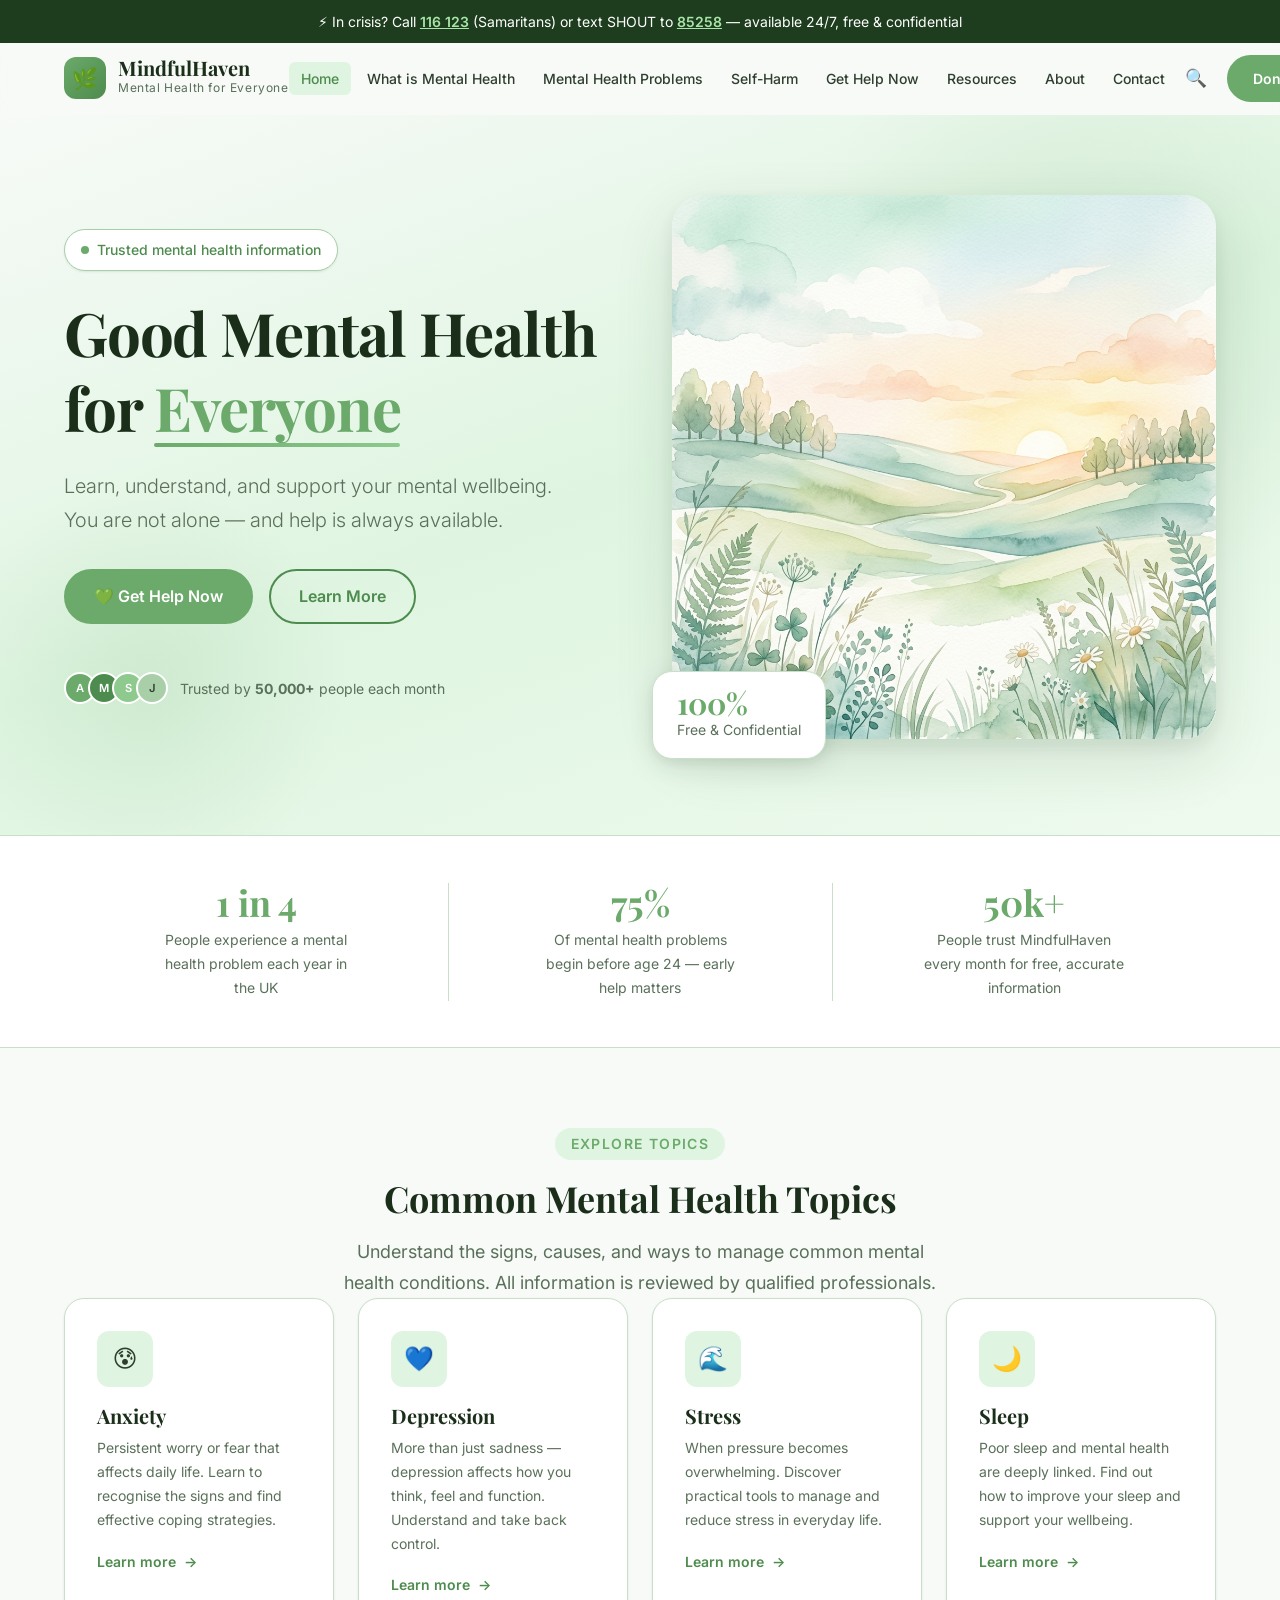
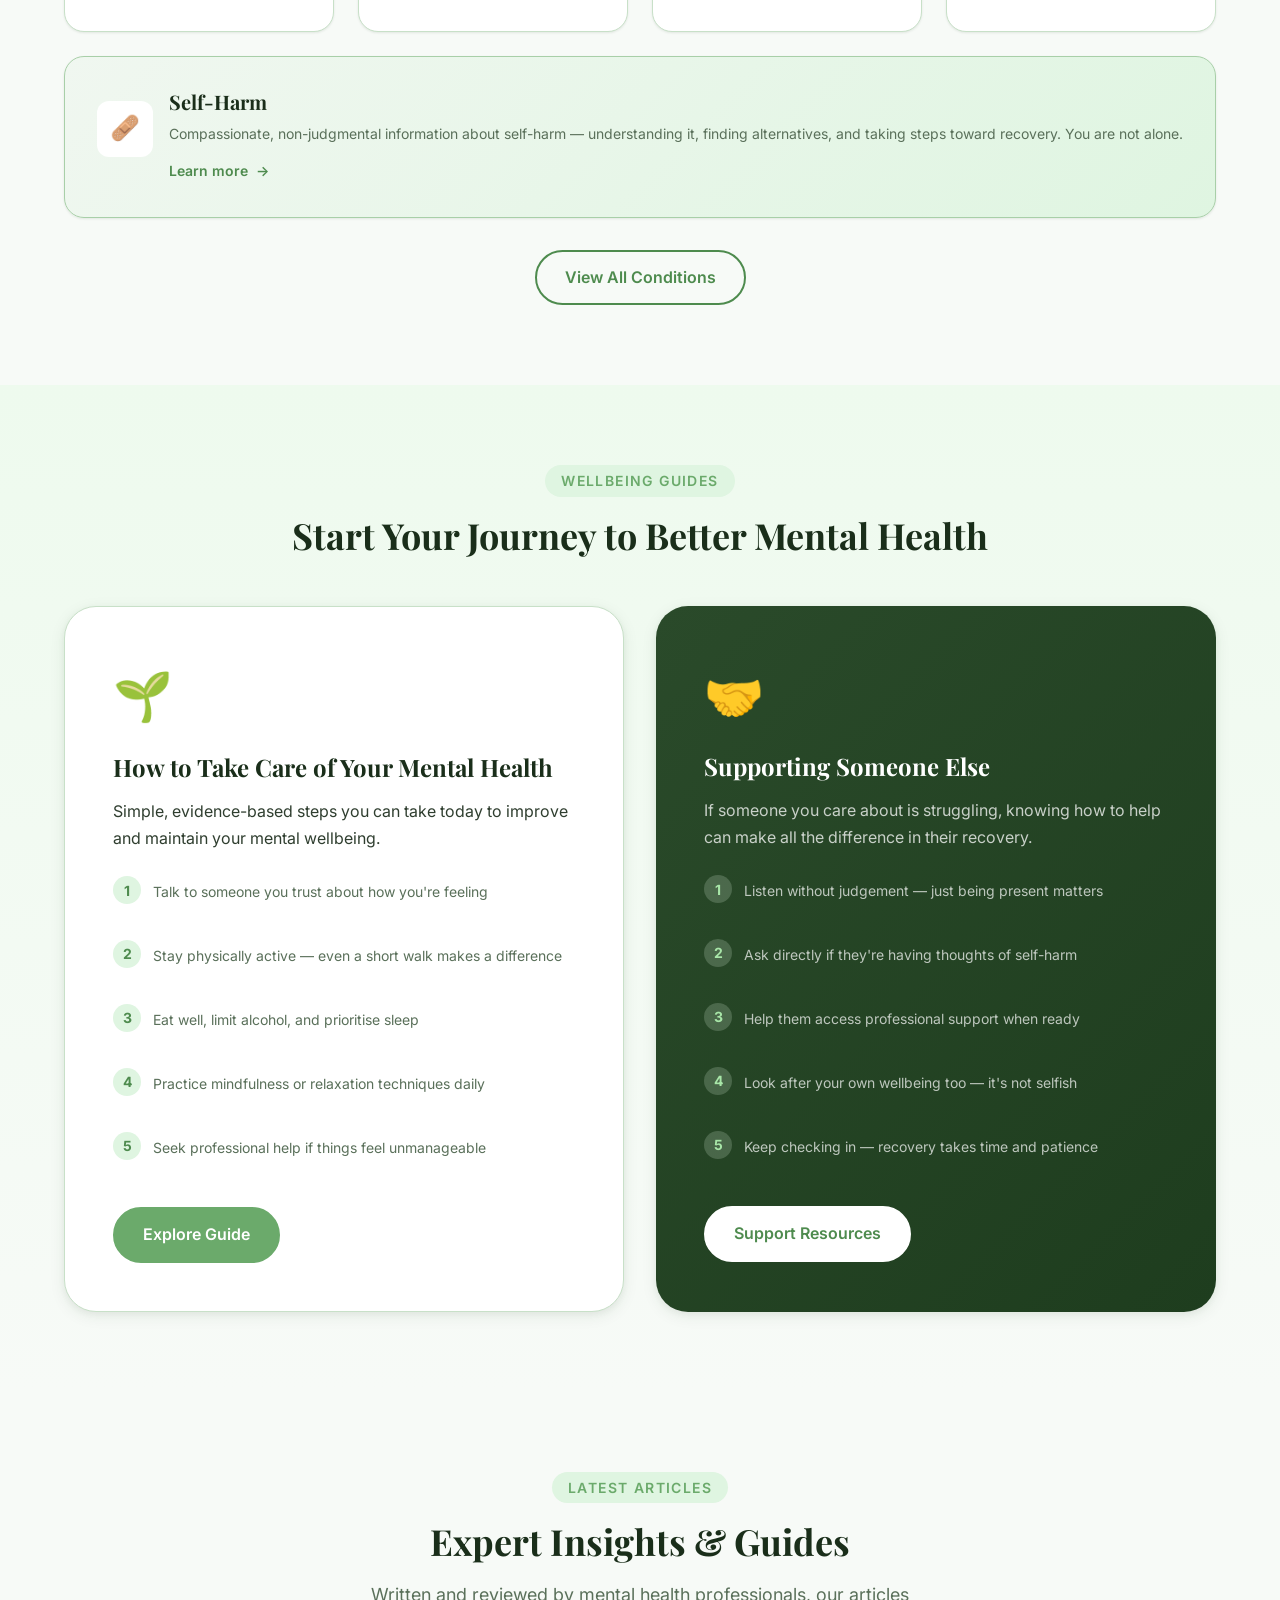
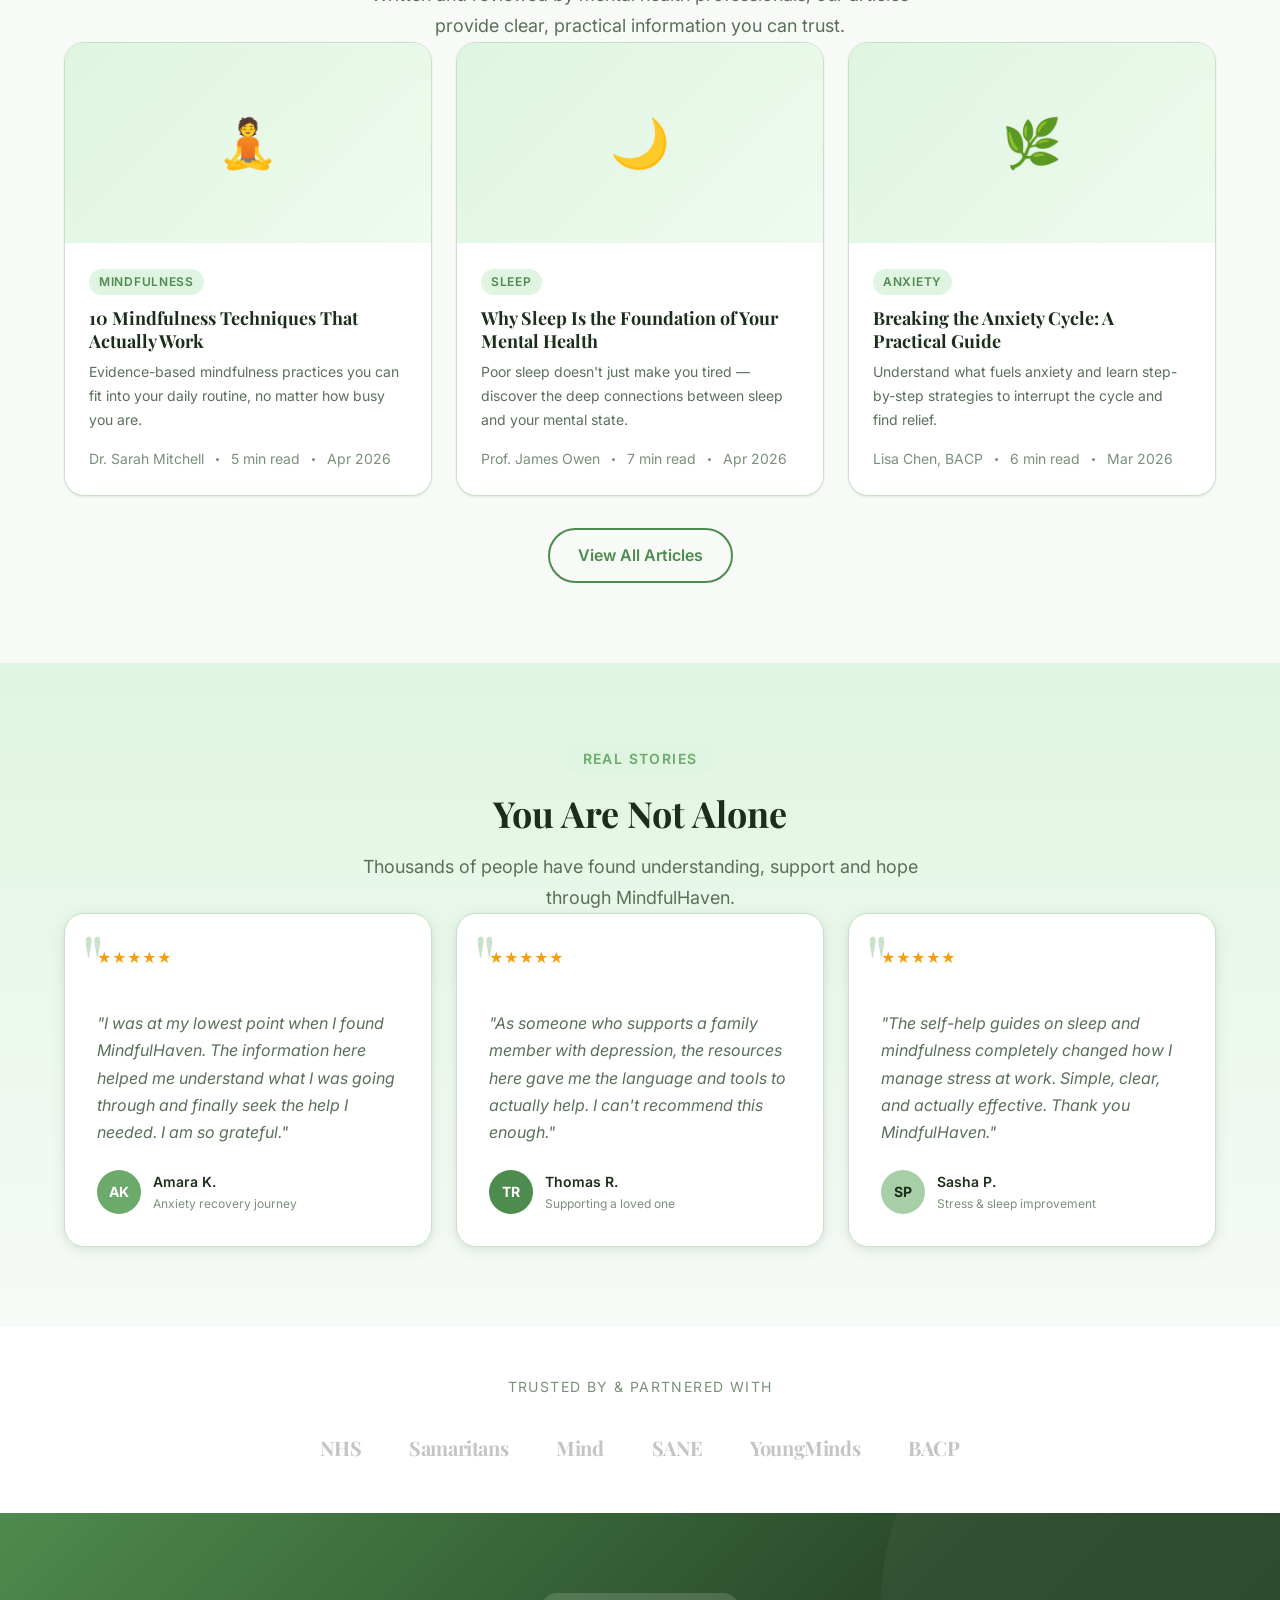
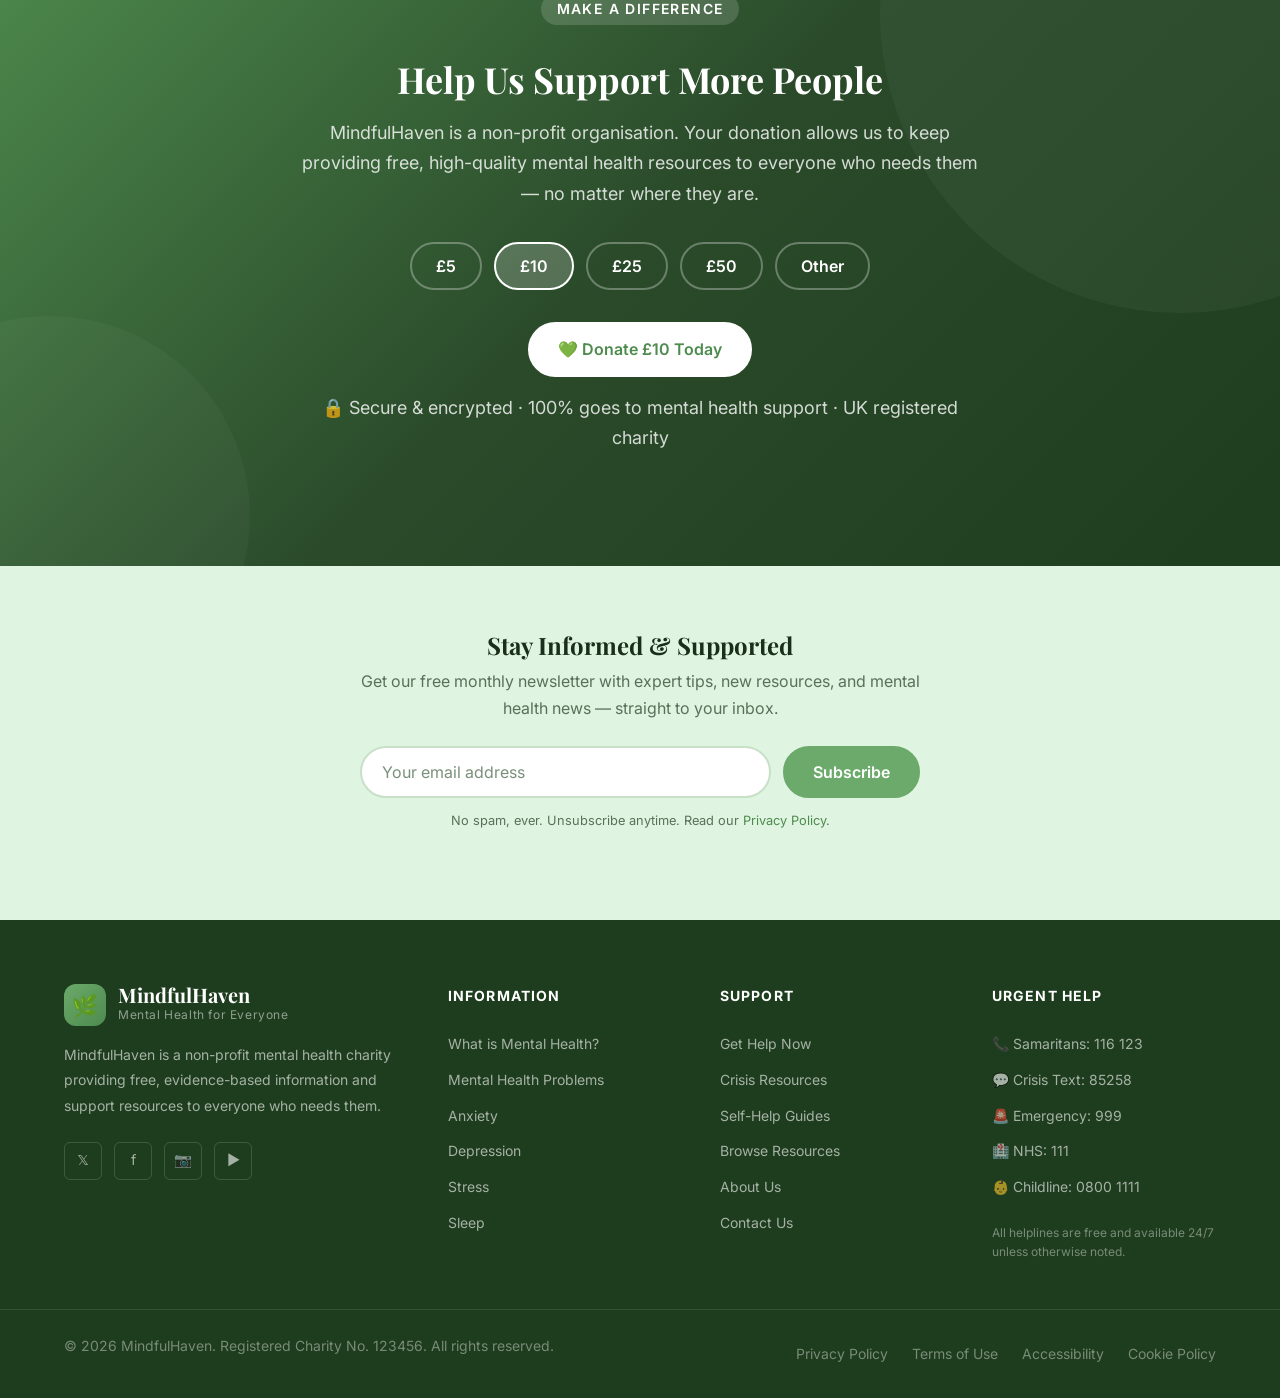
<file: index.html>
<!DOCTYPE html>
<html lang="en">
<head>
  <meta charset="UTF-8" />
  <meta name="viewport" content="width=device-width, initial-scale=1.0" />
  <meta name="description" content="MindfulHaven — Free mental health information, self-help resources, and support guidance for everyone. Learn about anxiety, depression, stress and more." />
  <meta name="keywords" content="mental health, anxiety, depression, stress, wellbeing, self-help, support" />
  <meta property="og:title" content="MindfulHaven — Good Mental Health for Everyone" />
  <meta property="og:description" content="Free mental health information, self-help resources and support guidance for everyone." />
  <meta property="og:type" content="website" />
  <meta name="theme-color" content="#6BAA6B" />
  <title>MindfulHaven — Good Mental Health for Everyone</title>
  <link rel="stylesheet" href="css/style.css" />
  <link rel="icon" href="data:image/svg+xml,<svg xmlns='http://www.w3.org/2000/svg' viewBox='0 0 100 100'><text y='.9em' font-size='90'>🌿</text></svg>" />
</head>
<body>

  <!-- Skip to content -->
  <a href="#main-content" class="skip-link">Skip to main content</a>

  <!-- Crisis Banner -->
  <div class="crisis-banner" role="alert" aria-live="polite">
    <p>⚡ In crisis? Call <a href="tel:116123">116 123</a> (Samaritans) or text SHOUT to <a href="sms:85258">85258</a> — available 24/7, free &amp; confidential</p>
  </div>

  <!-- Navigation -->
  <header>
    <nav class="navbar" id="navbar" aria-label="Main navigation">
      <div class="container">
        <a href="index.html" class="nav-logo" aria-label="MindfulHaven Home">
          <div class="nav-logo-icon" aria-hidden="true">🌿</div>
          <div>
            <div class="nav-logo-text">MindfulHaven</div>
            <div class="nav-logo-sub">Mental Health for Everyone</div>
          </div>
        </a>

        <ul class="nav-links" role="list">
          <li><a href="index.html" class="active" aria-current="page">Home</a></li>
          <li><a href="pages/what-is-mental-health.html">What is Mental Health</a></li>
          <li><a href="pages/mental-health-problems.html">Mental Health Problems</a></li>
          <li><a href="pages/self-harm.html">Self-Harm</a></li>
          <li><a href="pages/get-help.html">Get Help Now</a></li>
          <li><a href="pages/resources.html">Resources</a></li>
          <li><a href="pages/about.html">About</a></li>
          <li><a href="pages/contact.html">Contact</a></li>
        </ul>

        <div class="nav-actions">
          <button class="nav-search-btn" id="searchBtn" aria-label="Open search" title="Search">
            🔍
          </button>
          <a href="#donate" class="btn btn-donate btn-sm">Donate</a>
          <button class="hamburger" id="hamburger" aria-label="Toggle menu" aria-expanded="false" aria-controls="mobileMenu">
            <span></span><span></span><span></span>
          </button>
        </div>
      </div>
    </nav>

    <!-- Mobile Menu -->
    <div class="mobile-menu" id="mobileMenu" role="navigation" aria-label="Mobile navigation">
      <a href="index.html">🏠 Home</a>
      <a href="pages/what-is-mental-health.html">🧠 What is Mental Health</a>
      <a href="pages/mental-health-problems.html">💙 Mental Health Problems</a>
      <a href="pages/self-harm.html">🩹 Self-Harm</a>
      <a href="pages/get-help.html">🆘 Get Help Now</a>
      <a href="pages/resources.html">📚 Resources</a>
      <a href="pages/about.html">ℹ️ About Us</a>
      <a href="pages/contact.html">✉️ Contact</a>
      <a href="#donate" class="btn btn-primary" style="text-align:center; margin-top: 0.5rem;">💚 Donate</a>
    </div>
  </header>

  <!-- Search Overlay -->
  <div class="search-overlay" id="searchOverlay" role="dialog" aria-modal="true" aria-label="Search">
    <div class="search-box">
      <button class="search-close" id="searchClose" aria-label="Close search">✕</button>
      <h3>Search MindfulHaven</h3>
      <div class="search-input-wrap">
        <span class="search-icon" aria-hidden="true">🔍</span>
        <input type="search" id="searchInput" placeholder="Try 'anxiety', 'sleep', or 'depression'..." aria-label="Search mental health topics" autofocus />
      </div>
      <div id="searchResults" style="margin-top:1rem;"></div>
    </div>
  </div>

  <!-- MAIN CONTENT -->
  <main id="main-content">

    <!-- HERO →→→→→→→→→→→→→→→→→→→→→→→→→→→→→→→→→→ -->
    <section class="hero" aria-labelledby="hero-heading">
      <div class="container">
        <div class="hero-content fade-in">
          <div class="hero-badge">
            <div class="hero-badge-dot" aria-hidden="true"></div>
            Trusted mental health information
          </div>
          <h1 id="hero-heading">
            Good Mental Health<br>
            for <span class="highlight">Everyone</span>
          </h1>
          <p class="hero-desc">
            Learn, understand, and support your mental wellbeing.<br>
            You are not alone — and help is always available.
          </p>
          <div class="hero-actions">
            <a href="pages/get-help.html" class="btn btn-primary" id="hero-get-help">
              💚 Get Help Now
            </a>
            <a href="pages/what-is-mental-health.html" class="btn btn-outline" id="hero-learn-more">
              Learn More
            </a>
          </div>
          <div class="hero-trust" aria-label="Used by thousands of people">
            <div class="hero-trust-avatars" aria-hidden="true">
              <div class="hero-trust-avatar" style="background:#6BAA6B;">A</div>
              <div class="hero-trust-avatar" style="background:#4E8B4E;">M</div>
              <div class="hero-trust-avatar" style="background:#8EC98E;">S</div>
              <div class="hero-trust-avatar" style="background:#A8CFA8; color: #2F3E2F;">J</div>
            </div>
            <span style="font-size:0.875rem; color: var(--color-text-muted);">
              Trusted by <strong>50,000+</strong> people each month
            </span>
          </div>
        </div>

        <div class="hero-image fade-in fade-in-delay-2" aria-hidden="true">
          <img src="assets/hero-illustration.png" alt="Peaceful nature illustration representing calm and wellbeing" loading="eager" />
          <div class="hero-image-badge" aria-label="Free and anonymous resources">
            <div class="hero-image-badge-num">100%</div>
            <div class="hero-image-badge-label">Free &amp; Confidential</div>
          </div>
        </div>
      </div>
    </section>

    <!-- STATS BAR →→→→→→→→→→→→→→→→→→→→→→→→→→→→→ -->
    <section class="stats-bar" aria-label="Mental health statistics">
      <div class="container">
        <div class="stat-item fade-in">
          <div class="stat-number" data-target="1in4" aria-label="One in four">1 in 4</div>
          <p class="stat-label">People experience a mental health problem each year in the UK</p>
        </div>
        <div class="stat-item fade-in fade-in-delay-1">
          <div class="stat-number" data-counter-target="75" aria-label="75 percent">75%</div>
          <p class="stat-label">Of mental health problems begin before age 24 — early help matters</p>
        </div>
        <div class="stat-item fade-in fade-in-delay-2">
          <div class="stat-number" aria-label="50,000 plus">50k+</div>
          <p class="stat-label">People trust MindfulHaven every month for free, accurate information</p>
        </div>
      </div>
    </section>

    <!-- TOPICS →→→→→→→→→→→→→→→→→→→→→→→→→→→→→→→ -->
    <section class="section topics-section" aria-labelledby="topics-heading">
      <div class="container">
        <div class="text-center">
          <span class="section-label">Explore Topics</span>
          <h2 class="section-title" id="topics-heading">Common Mental Health Topics</h2>
          <p class="section-desc">
            Understand the signs, causes, and ways to manage common mental health conditions. All information is reviewed by qualified professionals.
          </p>
        </div>
        <div class="grid-4" role="list">
          <article class="topic-card fade-in" role="listitem">
            <div class="topic-icon" aria-hidden="true">😰</div>
            <h3>Anxiety</h3>
            <p>Persistent worry or fear that affects daily life. Learn to recognise the signs and find effective coping strategies.</p>
            <a href="pages/mental-health-problems.html#anxiety" class="topic-link">
              Learn more <span aria-hidden="true">→</span>
            </a>
          </article>
          <article class="topic-card fade-in fade-in-delay-1" role="listitem">
            <div class="topic-icon" aria-hidden="true">💙</div>
            <h3>Depression</h3>
            <p>More than just sadness — depression affects how you think, feel and function. Understand and take back control.</p>
            <a href="pages/mental-health-problems.html#depression" class="topic-link">
              Learn more <span aria-hidden="true">→</span>
            </a>
          </article>
          <article class="topic-card fade-in fade-in-delay-2" role="listitem">
            <div class="topic-icon" aria-hidden="true">🌊</div>
            <h3>Stress</h3>
            <p>When pressure becomes overwhelming. Discover practical tools to manage and reduce stress in everyday life.</p>
            <a href="pages/mental-health-problems.html#stress" class="topic-link">
              Learn more <span aria-hidden="true">→</span>
            </a>
          </article>
          <article class="topic-card fade-in fade-in-delay-3" role="listitem">
            <div class="topic-icon" aria-hidden="true">🌙</div>
            <h3>Sleep</h3>
            <p>Poor sleep and mental health are deeply linked. Find out how to improve your sleep and support your wellbeing.</p>
            <a href="pages/mental-health-problems.html#sleep" class="topic-link">
              Learn more <span aria-hidden="true">→</span>
            </a>
          </article>
        </div>
        <!-- Self-Harm featured card -->
        <div style="margin-top:var(--space-6);">
          <article class="topic-card fade-in" role="listitem" style="background:linear-gradient(135deg,#f0f7f0,var(--color-accent));border-color:var(--color-secondary);">
            <div style="display:flex;align-items:center;gap:var(--space-4);">
              <div class="topic-icon" aria-hidden="true" style="background:var(--color-surface);">🩹</div>
              <div style="flex:1;">
                <h3 style="margin-bottom:var(--space-2);">Self-Harm</h3>
                <p style="margin-bottom:var(--space-3);">Compassionate, non-judgmental information about self-harm — understanding it, finding alternatives, and taking steps toward recovery. You are not alone.</p>
                <a href="pages/self-harm.html" class="topic-link">Learn more <span aria-hidden="true">→</span></a>
              </div>
            </div>
          </article>
        </div>
        <div class="grid-4" style="display:none;"><!-- spacer close --></div
        </div>
        <div class="text-center mt-8">
          <a href="pages/mental-health-problems.html" class="btn btn-outline">
            View All Conditions
          </a>
        </div>
      </div>
    </section>

    <!-- WELLBEING / SUPPORT →→→→→→→→→→→→→→→→→→→→ -->
    <section class="section wellbeing-section" aria-labelledby="wellbeing-heading">
      <div class="container">
        <div class="text-center" style="margin-bottom: var(--space-12);">
          <span class="section-label">Wellbeing Guides</span>
          <h2 class="section-title" id="wellbeing-heading">Start Your Journey to Better Mental Health</h2>
        </div>
        <div class="wellbeing-grid">
          <div class="wellbeing-card fade-in">
            <div class="wellbeing-card-icon" aria-hidden="true">🌱</div>
            <h3>How to Take Care of Your Mental Health</h3>
            <p>Simple, evidence-based steps you can take today to improve and maintain your mental wellbeing.</p>
            <div class="tip-list" aria-label="Wellbeing tips">
              <div class="tip-item">
                <div class="tip-num" aria-hidden="true">1</div>
                <p class="tip-text">Talk to someone you trust about how you're feeling</p>
              </div>
              <div class="tip-item">
                <div class="tip-num" aria-hidden="true">2</div>
                <p class="tip-text">Stay physically active — even a short walk makes a difference</p>
              </div>
              <div class="tip-item">
                <div class="tip-num" aria-hidden="true">3</div>
                <p class="tip-text">Eat well, limit alcohol, and prioritise sleep</p>
              </div>
              <div class="tip-item">
                <div class="tip-num" aria-hidden="true">4</div>
                <p class="tip-text">Practice mindfulness or relaxation techniques daily</p>
              </div>
              <div class="tip-item">
                <div class="tip-num" aria-hidden="true">5</div>
                <p class="tip-text">Seek professional help if things feel unmanageable</p>
              </div>
            </div>
            <a href="pages/what-is-mental-health.html" class="btn btn-primary">Explore Guide</a>
          </div>

          <div class="wellbeing-card dark fade-in fade-in-delay-2">
            <div class="wellbeing-card-icon" aria-hidden="true">🤝</div>
            <h3>Supporting Someone Else</h3>
            <p>If someone you care about is struggling, knowing how to help can make all the difference in their recovery.</p>
            <div class="tip-list" aria-label="Support tips">
              <div class="tip-item">
                <div class="tip-num" aria-hidden="true">1</div>
                <p class="tip-text">Listen without judgement — just being present matters</p>
              </div>
              <div class="tip-item">
                <div class="tip-num" aria-hidden="true">2</div>
                <p class="tip-text">Ask directly if they're having thoughts of self-harm</p>
              </div>
              <div class="tip-item">
                <div class="tip-num" aria-hidden="true">3</div>
                <p class="tip-text">Help them access professional support when ready</p>
              </div>
              <div class="tip-item">
                <div class="tip-num" aria-hidden="true">4</div>
                <p class="tip-text">Look after your own wellbeing too — it's not selfish</p>
              </div>
              <div class="tip-item">
                <div class="tip-num" aria-hidden="true">5</div>
                <p class="tip-text">Keep checking in — recovery takes time and patience</p>
              </div>
            </div>
            <a href="pages/resources.html" class="btn btn-white">Support Resources</a>
          </div>
        </div>
      </div>
    </section>

    <!-- ARTICLES →→→→→→→→→→→→→→→→→→→→→→→→→→→→→→ -->
    <section class="section articles-section" aria-labelledby="articles-heading">
      <div class="container">
        <div class="text-center">
          <span class="section-label">Latest Articles</span>
          <h2 class="section-title" id="articles-heading">Expert Insights &amp; Guides</h2>
          <p class="section-desc">
            Written and reviewed by mental health professionals, our articles provide clear, practical information you can trust.
          </p>
        </div>
        <div class="grid-3">
          <article class="article-card fade-in">
            <div class="article-img" role="img" aria-label="Mindfulness article illustration">🧘</div>
            <div class="article-body">
              <span class="article-tag">Mindfulness</span>
              <h3>10 Mindfulness Techniques That Actually Work</h3>
              <p>Evidence-based mindfulness practices you can fit into your daily routine, no matter how busy you are.</p>
              <div class="article-meta">
                <span>Dr. Sarah Mitchell</span>
                <span class="article-meta-dot" aria-hidden="true"></span>
                <span>5 min read</span>
                <span class="article-meta-dot" aria-hidden="true"></span>
                <span>Apr 2026</span>
              </div>
            </div>
          </article>

          <article class="article-card fade-in fade-in-delay-1">
            <div class="article-img" role="img" aria-label="Sleep article illustration">🌙</div>
            <div class="article-body">
              <span class="article-tag">Sleep</span>
              <h3>Why Sleep Is the Foundation of Your Mental Health</h3>
              <p>Poor sleep doesn't just make you tired — discover the deep connections between sleep and your mental state.</p>
              <div class="article-meta">
                <span>Prof. James Owen</span>
                <span class="article-meta-dot" aria-hidden="true"></span>
                <span>7 min read</span>
                <span class="article-meta-dot" aria-hidden="true"></span>
                <span>Apr 2026</span>
              </div>
            </div>
          </article>

          <article class="article-card fade-in fade-in-delay-2">
            <div class="article-img" role="img" aria-label="Anxiety article illustration">🌿</div>
            <div class="article-body">
              <span class="article-tag">Anxiety</span>
              <h3>Breaking the Anxiety Cycle: A Practical Guide</h3>
              <p>Understand what fuels anxiety and learn step-by-step strategies to interrupt the cycle and find relief.</p>
              <div class="article-meta">
                <span>Lisa Chen, BACP</span>
                <span class="article-meta-dot" aria-hidden="true"></span>
                <span>6 min read</span>
                <span class="article-meta-dot" aria-hidden="true"></span>
                <span>Mar 2026</span>
              </div>
            </div>
          </article>
        </div>
        <div class="text-center mt-8">
          <a href="pages/resources.html" class="btn btn-outline">View All Articles</a>
        </div>
      </div>
    </section>

    <!-- TESTIMONIALS →→→→→→→→→→→→→→→→→→→→→→→→→→ -->
    <section class="section testimonials-section" aria-labelledby="testimonials-heading">
      <div class="container">
        <div class="text-center">
          <span class="section-label">Real Stories</span>
          <h2 class="section-title" id="testimonials-heading">You Are Not Alone</h2>
          <p class="section-desc">
            Thousands of people have found understanding, support and hope through MindfulHaven.
          </p>
        </div>
        <div class="grid-3">
          <blockquote class="testimonial-card fade-in">
            <div class="stars" aria-label="5 out of 5 stars">★★★★★</div>
            <p class="testimonial-text">
              "I was at my lowest point when I found MindfulHaven. The information here helped me understand what I was going through and finally seek the help I needed. I am so grateful."
            </p>
            <div class="testimonial-author">
              <div class="testimonial-avatar" style="background: #6BAA6B;" aria-hidden="true">AK</div>
              <div>
                <div class="testimonial-name">Amara K.</div>
                <div class="testimonial-role">Anxiety recovery journey</div>
              </div>
            </div>
          </blockquote>

          <blockquote class="testimonial-card fade-in fade-in-delay-1">
            <div class="stars" aria-label="5 out of 5 stars">★★★★★</div>
            <p class="testimonial-text">
              "As someone who supports a family member with depression, the resources here gave me the language and tools to actually help. I can't recommend this enough."
            </p>
            <div class="testimonial-author">
              <div class="testimonial-avatar" style="background: #4E8B4E;" aria-hidden="true">TR</div>
              <div>
                <div class="testimonial-name">Thomas R.</div>
                <div class="testimonial-role">Supporting a loved one</div>
              </div>
            </div>
          </blockquote>

          <blockquote class="testimonial-card fade-in fade-in-delay-2">
            <div class="stars" aria-label="5 out of 5 stars">★★★★★</div>
            <p class="testimonial-text">
              "The self-help guides on sleep and mindfulness completely changed how I manage stress at work. Simple, clear, and actually effective. Thank you MindfulHaven."
            </p>
            <div class="testimonial-author">
              <div class="testimonial-avatar" style="background: #A8CFA8; color: #1A2E1A;" aria-hidden="true">SP</div>
              <div>
                <div class="testimonial-name">Sasha P.</div>
                <div class="testimonial-role">Stress &amp; sleep improvement</div>
              </div>
            </div>
          </blockquote>
        </div>
      </div>
    </section>

    <!-- PARTNERS →→→→→→→→→→→→→→→→→→→→→→→→→→→→→→ -->
    <section class="partners-section" aria-label="Our partner organisations">
      <div class="container">
        <p class="partners-label">Trusted by &amp; partnered with</p>
        <div class="partners-row" role="list">
          <div class="partner-logo" role="listitem" aria-label="NHS">NHS</div>
          <div class="partner-logo" role="listitem" aria-label="Samaritans">Samaritans</div>
          <div class="partner-logo" role="listitem" aria-label="Mind">Mind</div>
          <div class="partner-logo" role="listitem" aria-label="SANE">SANE</div>
          <div class="partner-logo" role="listitem" aria-label="Young Minds">YoungMinds</div>
          <div class="partner-logo" role="listitem" aria-label="BACP">BACP</div>
        </div>
      </div>
    </section>

    <!-- DONATE →→→→→→→→→→→→→→→→→→→→→→→→→→→→→→→ -->
    <section class="section donate-section" id="donate" aria-labelledby="donate-heading">
      <div class="container">
        <div class="donate-inner fade-in">
          <span class="section-label" style="background:rgba(255,255,255,0.15); color:#fff;">Make a Difference</span>
          <h2 id="donate-heading" style="margin-top: var(--space-4);">
            Help Us Support More People
          </h2>
          <p>
            MindfulHaven is a non-profit organisation. Your donation allows us to keep providing free, high-quality mental health resources to everyone who needs them — no matter where they are.
          </p>
          <div class="donate-amounts" role="group" aria-label="Select donation amount">
            <button class="donate-amount-btn" data-amount="5" aria-pressed="false">£5</button>
            <button class="donate-amount-btn active" data-amount="10" aria-pressed="true">£10</button>
            <button class="donate-amount-btn" data-amount="25" aria-pressed="false">£25</button>
            <button class="donate-amount-btn" data-amount="50" aria-pressed="false">£50</button>
            <button class="donate-amount-btn" data-amount="custom" aria-pressed="false">Other</button>
          </div>
          <a href="#donate" class="btn btn-white" id="donate-cta" aria-label="Donate £10 to MindfulHaven">
            💚 Donate £10 Today
          </a>
          <p class="donate-note">
            🔒 Secure &amp; encrypted · 100% goes to mental health support · UK registered charity
          </p>
        </div>
      </div>
    </section>

    <!-- NEWSLETTER →→→→→→→→→→→→→→→→→→→→→→→→→→→→ -->
    <section class="newsletter-section" aria-labelledby="newsletter-heading">
      <div class="container">
        <div class="newsletter-inner">
          <h3 id="newsletter-heading">Stay Informed &amp; Supported</h3>
          <p>Get our free monthly newsletter with expert tips, new resources, and mental health news — straight to your inbox.</p>
          <form class="newsletter-form" id="newsletterForm" novalidate aria-label="Newsletter signup">
            <label for="newsletterEmail" class="sr-only">Email address</label>
            <input
              type="email"
              id="newsletterEmail"
              name="email"
              placeholder="Your email address"
              required
              aria-required="true"
            />
            <button type="submit" class="btn btn-primary">Subscribe</button>
          </form>
          <p style="font-size:0.8rem; color:var(--color-text-muted); margin-top:0.75rem;">
            No spam, ever. Unsubscribe anytime. Read our <a href="#">Privacy Policy</a>.
          </p>
        </div>
      </div>
    </section>

  </main>

  <!-- FOOTER →→→→→→→→→→→→→→→→→→→→→→→→→→→→→→→→ -->
  <footer class="site-footer" role="contentinfo">
    <div class="footer-top">
      <div class="container">
        <div class="footer-grid">

          <div class="footer-brand">
            <a href="index.html" class="nav-logo" aria-label="MindfulHaven Home">
              <div class="nav-logo-icon" aria-hidden="true">🌿</div>
              <div>
                <div class="nav-logo-text">MindfulHaven</div>
                <div class="nav-logo-sub">Mental Health for Everyone</div>
              </div>
            </a>
            <p class="footer-desc">
              MindfulHaven is a non-profit mental health charity providing free, evidence-based information and support resources to everyone who needs them.
            </p>
            <div class="footer-social" aria-label="Social media links">
              <a href="https://twitter.com/MindfulHaven" class="social-icon" aria-label="Twitter">𝕏</a>
              <a href="https://facebook.com/MindfulHaven" class="social-icon" aria-label="Facebook">f</a>
              <a href="https://instagram.com/MindfulHaven" class="social-icon" aria-label="Instagram">📷</a>
              <a href="https://youtube.com/MindfulHaven" class="social-icon" aria-label="YouTube">▶</a>
            </div>
          </div>

          <div class="footer-col">
            <div class="footer-col-title">Information</div>
            <ul class="footer-links" role="list">
              <li><a href="pages/what-is-mental-health.html">What is Mental Health?</a></li>
              <li><a href="pages/mental-health-problems.html">Mental Health Problems</a></li>
              <li><a href="pages/mental-health-problems.html#anxiety">Anxiety</a></li>
              <li><a href="pages/mental-health-problems.html#depression">Depression</a></li>
              <li><a href="pages/mental-health-problems.html#stress">Stress</a></li>
              <li><a href="pages/mental-health-problems.html#sleep">Sleep</a></li>
            </ul>
          </div>

          <div class="footer-col">
            <div class="footer-col-title">Support</div>
            <ul class="footer-links" role="list">
              <li><a href="pages/get-help.html">Get Help Now</a></li>
              <li><a href="pages/get-help.html#crisis">Crisis Resources</a></li>
              <li><a href="pages/get-help.html#self-help">Self-Help Guides</a></li>
              <li><a href="pages/resources.html">Browse Resources</a></li>
              <li><a href="pages/about.html">About Us</a></li>
              <li><a href="pages/contact.html">Contact Us</a></li>
            </ul>
          </div>

          <div class="footer-col">
            <div class="footer-col-title">Urgent Help</div>
            <ul class="footer-links" role="list">
              <li><a href="tel:116123">📞 Samaritans: 116 123</a></li>
              <li><a href="sms:85258">💬 Crisis Text: 85258</a></li>
              <li><a href="tel:999">🚨 Emergency: 999</a></li>
              <li><a href="tel:111">🏥 NHS: 111</a></li>
              <li><a href="tel:08001111">👶 Childline: 0800 1111</a></li>
            </ul>
            <div style="margin-top: var(--space-6);">
              <p style="font-size:var(--text-xs); color:rgba(255,255,255,0.4); line-height:1.6;">
                All helplines are free and available 24/7 unless otherwise noted.
              </p>
            </div>
          </div>

        </div>
      </div>
    </div>

    <div class="container">
      <div class="footer-bottom">
        <p>© 2026 MindfulHaven. Registered Charity No. 123456. All rights reserved.</p>
        <nav class="footer-bottom-links" aria-label="Footer legal links">
          <a href="pages/about.html#privacy">Privacy Policy</a>
          <a href="pages/about.html#terms">Terms of Use</a>
          <a href="pages/about.html#accessibility">Accessibility</a>
          <a href="pages/about.html#cookies">Cookie Policy</a>
        </nav>
      </div>
    </div>
  </footer>

  <!-- Scroll to top -->
  <button class="scroll-top" id="scrollTop" aria-label="Scroll to top" title="Back to top">
    ↑
  </button>

  <script src="js/main.js"></script>
</body>
</html>
</file>
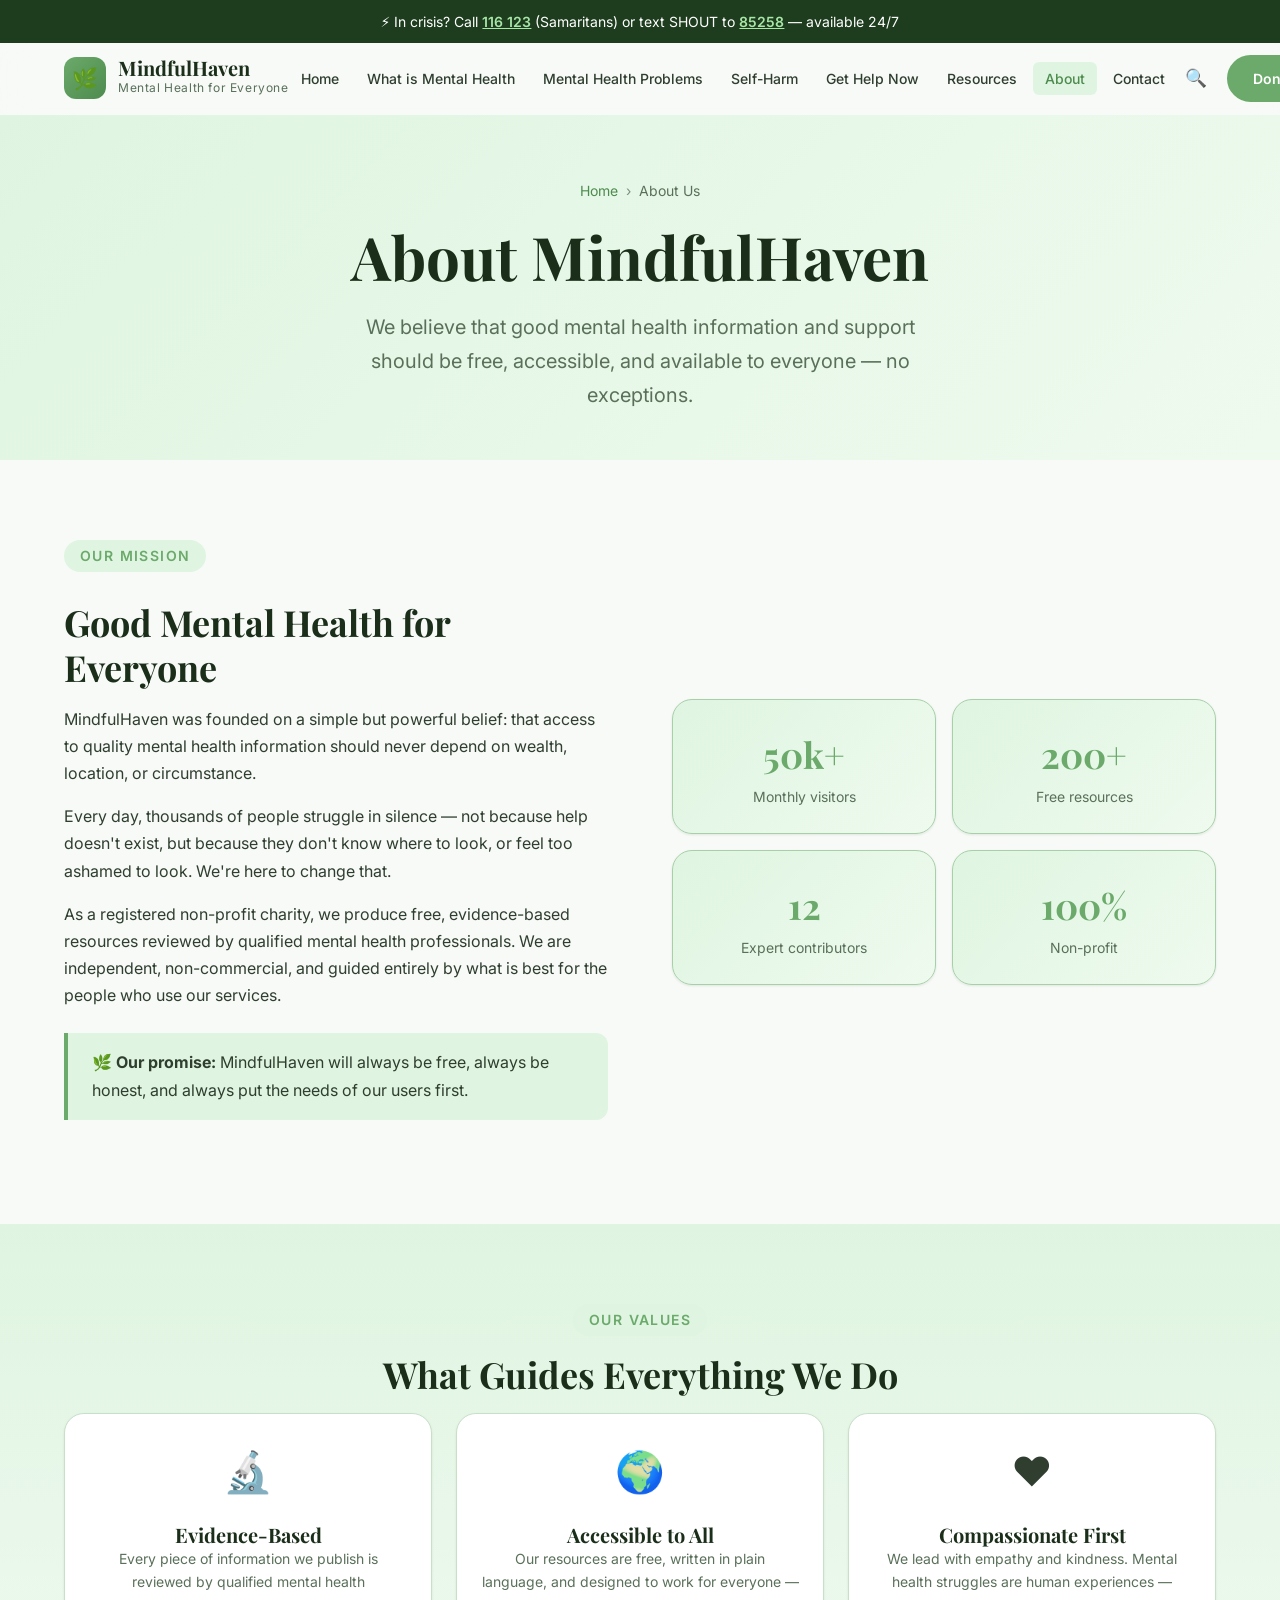
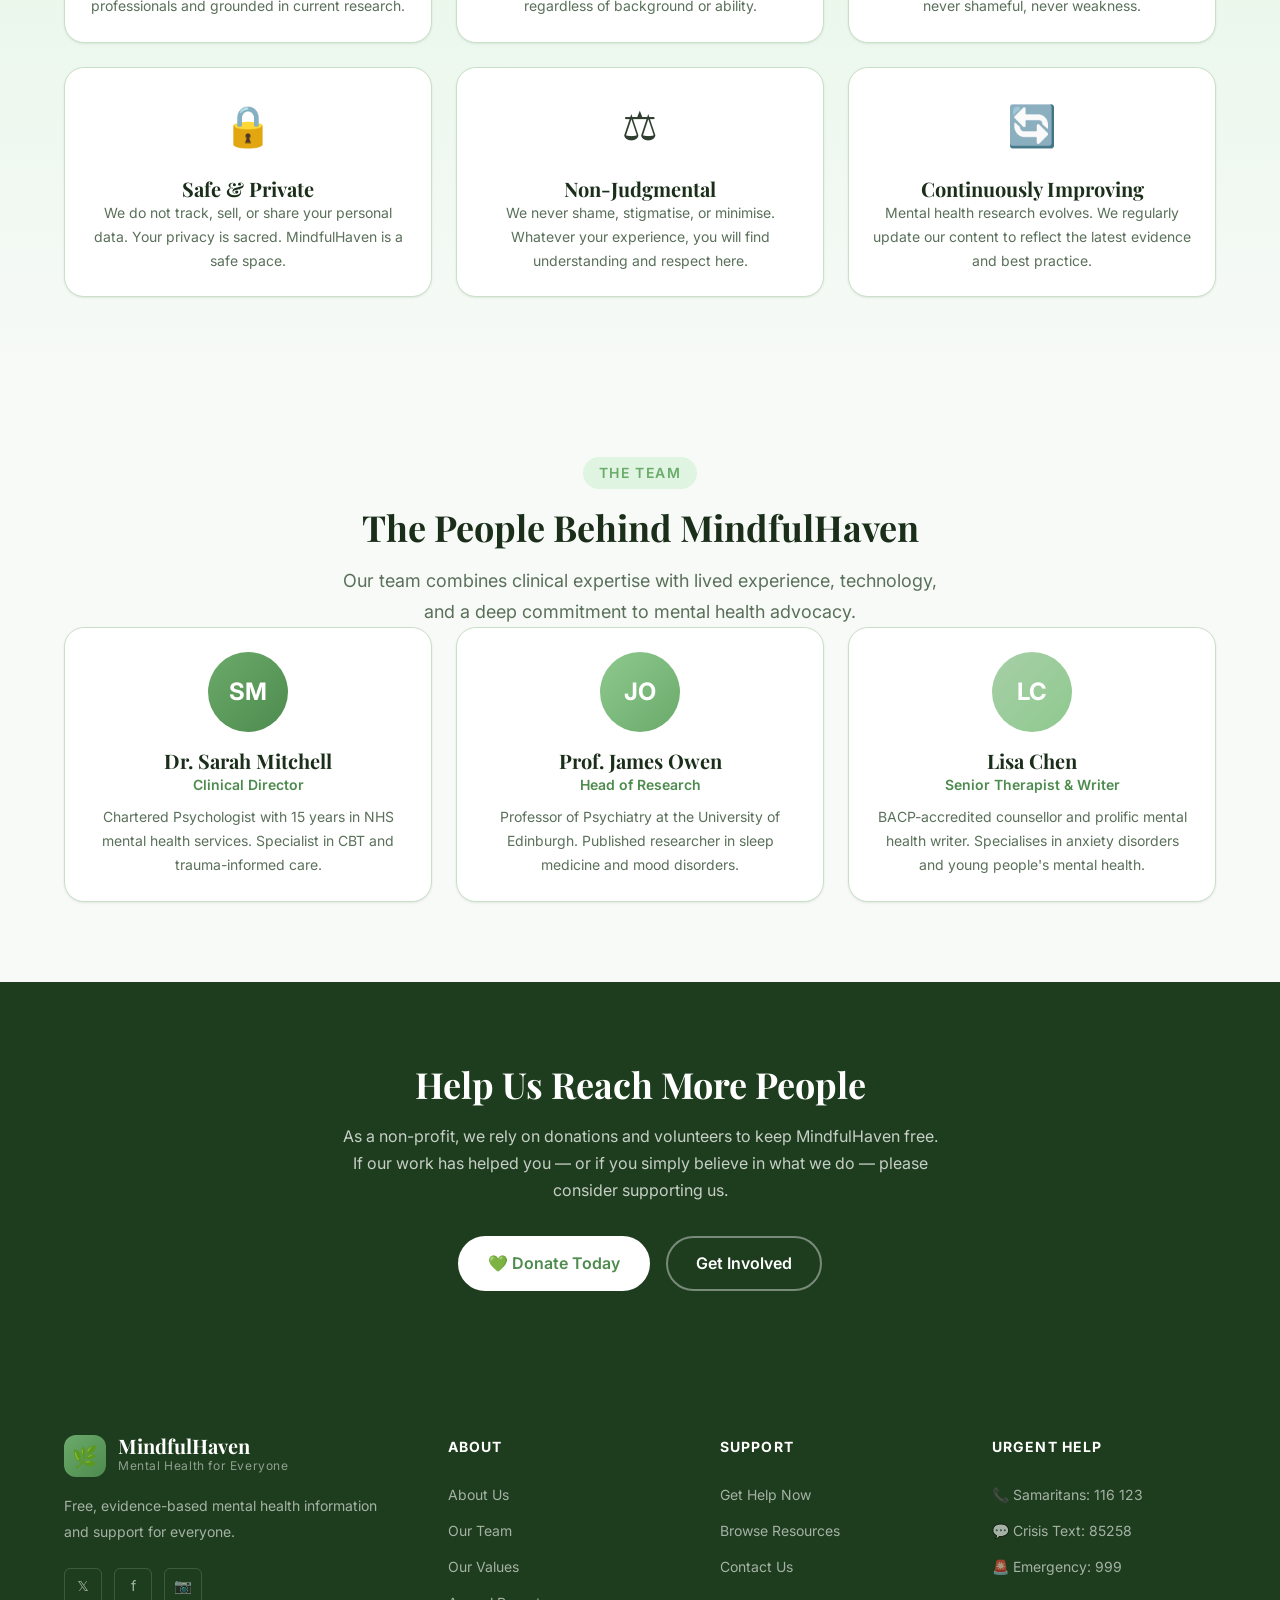
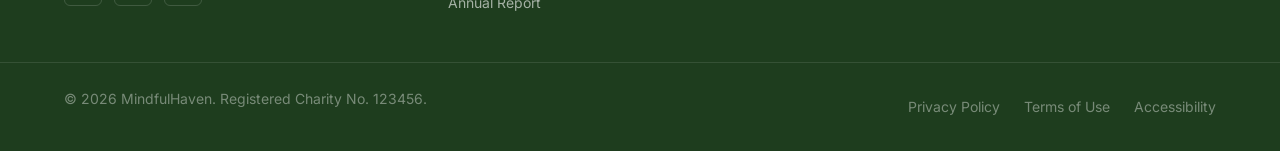
<file: pages/about.html>
<!DOCTYPE html>
<html lang="en">
<head>
  <meta charset="UTF-8" />
  <meta name="viewport" content="width=device-width, initial-scale=1.0" />
  <meta name="description" content="About MindfulHaven — our mission, team, and values. A non-profit committed to making mental health support accessible to everyone." />
  <title>About Us — MindfulHaven</title>
  <link rel="stylesheet" href="../css/style.css" />
  <link rel="icon" href="data:image/svg+xml,<svg xmlns='http://www.w3.org/2000/svg' viewBox='0 0 100 100'><text y='.9em' font-size='90'>🌿</text></svg>" />
</head>
<body>

  <a href="#main-content" class="skip-link">Skip to main content</a>

  <div class="crisis-banner" role="alert">
    <p>⚡ In crisis? Call <a href="tel:116123">116 123</a> (Samaritans) or text SHOUT to <a href="sms:85258">85258</a> — available 24/7</p>
  </div>

  <header>
    <nav class="navbar" id="navbar" aria-label="Main navigation">
      <div class="container">
        <a href="../index.html" class="nav-logo" aria-label="MindfulHaven Home">
          <div class="nav-logo-icon" aria-hidden="true">🌿</div>
          <div><div class="nav-logo-text">MindfulHaven</div><div class="nav-logo-sub">Mental Health for Everyone</div></div>
        </a>
        <ul class="nav-links" role="list">
          <li><a href="../index.html">Home</a></li>
          <li><a href="what-is-mental-health.html">What is Mental Health</a></li>
          <li><a href="mental-health-problems.html">Mental Health Problems</a></li>
          <li><a href="self-harm.html">Self-Harm</a></li>
          <li><a href="get-help.html">Get Help Now</a></li>
          <li><a href="resources.html">Resources</a></li>
          <li><a href="about.html" class="active" aria-current="page">About</a></li>
          <li><a href="contact.html">Contact</a></li>
        </ul>
        <div class="nav-actions">
          <button class="nav-search-btn" id="searchBtn" aria-label="Open search">🔍</button>
          <a href="../index.html#donate" class="btn btn-donate btn-sm">Donate</a>
          <button class="hamburger" id="hamburger" aria-label="Toggle menu" aria-expanded="false" aria-controls="mobileMenu">
            <span></span><span></span><span></span>
          </button>
        </div>
      </div>
    </nav>
    <div class="mobile-menu" id="mobileMenu">
      <a href="../index.html">🏠 Home</a>
      <a href="what-is-mental-health.html">🧠 What is Mental Health</a>
      <a href="mental-health-problems.html">💙 Mental Health Problems</a>
      <a href="self-harm.html">🩹 Self-Harm</a>
      <a href="get-help.html">🆘 Get Help Now</a>
      <a href="resources.html">📚 Resources</a>
      <a href="about.html">ℹ️ About Us</a>
      <a href="contact.html">✉️ Contact</a>
    </div>
  </header>

  <div class="search-overlay" id="searchOverlay" role="dialog" aria-modal="true" aria-label="Search">
    <div class="search-box">
      <button class="search-close" id="searchClose" aria-label="Close search">✕</button>
      <h3>Search MindfulHaven</h3>
      <div class="search-input-wrap">
        <span class="search-icon" aria-hidden="true">🔍</span>
        <input type="search" id="searchInput" placeholder="Try 'anxiety', 'sleep', or 'depression'..." aria-label="Search" />
      </div>
      <div id="searchResults" style="margin-top:1rem;"></div>
    </div>
  </div>

  <main id="main-content">

    <section class="page-header">
      <div class="container">
        <nav class="breadcrumb" aria-label="Breadcrumb">
          <a href="../index.html">Home</a>
          <span class="breadcrumb-sep" aria-hidden="true">›</span>
          <span aria-current="page">About Us</span>
        </nav>
        <h1>About MindfulHaven</h1>
        <p>We believe that good mental health information and support should be free, accessible, and available to everyone — no exceptions.</p>
      </div>
    </section>

    <!-- Mission -->
    <section class="section" aria-labelledby="mission-heading">
      <div class="container">
        <div class="grid-2" style="align-items:center;gap:var(--space-16);">
          <div class="fade-in">
            <span class="section-label">Our Mission</span>
            <h2 id="mission-heading" style="margin:var(--space-3) 0 var(--space-4);">Good Mental Health for Everyone</h2>
            <p>MindfulHaven was founded on a simple but powerful belief: that access to quality mental health information should never depend on wealth, location, or circumstance.</p>
            <p>Every day, thousands of people struggle in silence — not because help doesn't exist, but because they don't know where to look, or feel too ashamed to look. We're here to change that.</p>
            <p>As a registered non-profit charity, we produce free, evidence-based resources reviewed by qualified mental health professionals. We are independent, non-commercial, and guided entirely by what is best for the people who use our services.</p>
            <div class="highlight-box" style="margin-top:var(--space-6);">
              <p><strong>🌿 Our promise:</strong> MindfulHaven will always be free, always be honest, and always put the needs of our users first.</p>
            </div>
          </div>
          <div class="fade-in fade-in-delay-2" aria-hidden="true" style="display:grid;grid-template-columns:1fr 1fr;gap:var(--space-4);">
            <div class="card card-green card-body text-center">
              <div style="font-size:var(--text-4xl);font-family:var(--font-heading);font-weight:700;color:var(--color-primary);">50k+</div>
              <p style="font-size:var(--text-sm);color:var(--color-text-muted);margin:0;">Monthly visitors</p>
            </div>
            <div class="card card-green card-body text-center">
              <div style="font-size:var(--text-4xl);font-family:var(--font-heading);font-weight:700;color:var(--color-primary);">200+</div>
              <p style="font-size:var(--text-sm);color:var(--color-text-muted);margin:0;">Free resources</p>
            </div>
            <div class="card card-green card-body text-center">
              <div style="font-size:var(--text-4xl);font-family:var(--font-heading);font-weight:700;color:var(--color-primary);">12</div>
              <p style="font-size:var(--text-sm);color:var(--color-text-muted);margin:0;">Expert contributors</p>
            </div>
            <div class="card card-green card-body text-center">
              <div style="font-size:var(--text-4xl);font-family:var(--font-heading);font-weight:700;color:var(--color-primary);">100%</div>
              <p style="font-size:var(--text-sm);color:var(--color-text-muted);margin:0;">Non-profit</p>
            </div>
          </div>
        </div>
      </div>
    </section>

    <!-- Values -->
    <section class="section" style="background:linear-gradient(180deg,var(--color-accent) 0%,var(--color-bg) 100%);" aria-labelledby="values-heading">
      <div class="container">
        <div class="text-center">
          <span class="section-label">Our Values</span>
          <h2 id="values-heading" class="section-title">What Guides Everything We Do</h2>
        </div>
        <div class="grid-3">
          <div class="card card-body fade-in" style="text-align:center;">
            <div style="font-size:2.5rem;margin-bottom:var(--space-4);" aria-hidden="true">🔬</div>
            <h4>Evidence-Based</h4>
            <p style="font-size:var(--text-sm);color:var(--color-text-muted);">Every piece of information we publish is reviewed by qualified mental health professionals and grounded in current research.</p>
          </div>
          <div class="card card-body fade-in fade-in-delay-1" style="text-align:center;">
            <div style="font-size:2.5rem;margin-bottom:var(--space-4);" aria-hidden="true">🌍</div>
            <h4>Accessible to All</h4>
            <p style="font-size:var(--text-sm);color:var(--color-text-muted);">Our resources are free, written in plain language, and designed to work for everyone — regardless of background or ability.</p>
          </div>
          <div class="card card-body fade-in fade-in-delay-2" style="text-align:center;">
            <div style="font-size:2.5rem;margin-bottom:var(--space-4);" aria-hidden="true">❤️</div>
            <h4>Compassionate First</h4>
            <p style="font-size:var(--text-sm);color:var(--color-text-muted);">We lead with empathy and kindness. Mental health struggles are human experiences — never shameful, never weakness.</p>
          </div>
          <div class="card card-body fade-in" style="text-align:center;">
            <div style="font-size:2.5rem;margin-bottom:var(--space-4);" aria-hidden="true">🔒</div>
            <h4>Safe &amp; Private</h4>
            <p style="font-size:var(--text-sm);color:var(--color-text-muted);">We do not track, sell, or share your personal data. Your privacy is sacred. MindfulHaven is a safe space.</p>
          </div>
          <div class="card card-body fade-in fade-in-delay-1" style="text-align:center;">
            <div style="font-size:2.5rem;margin-bottom:var(--space-4);" aria-hidden="true">⚖️</div>
            <h4>Non-Judgmental</h4>
            <p style="font-size:var(--text-sm);color:var(--color-text-muted);">We never shame, stigmatise, or minimise. Whatever your experience, you will find understanding and respect here.</p>
          </div>
          <div class="card card-body fade-in fade-in-delay-2" style="text-align:center;">
            <div style="font-size:2.5rem;margin-bottom:var(--space-4);" aria-hidden="true">🔄</div>
            <h4>Continuously Improving</h4>
            <p style="font-size:var(--text-sm);color:var(--color-text-muted);">Mental health research evolves. We regularly update our content to reflect the latest evidence and best practice.</p>
          </div>
        </div>
      </div>
    </section>

    <!-- Team -->
    <section class="section" aria-labelledby="team-heading">
      <div class="container">
        <div class="text-center">
          <span class="section-label">The Team</span>
          <h2 id="team-heading" class="section-title">The People Behind MindfulHaven</h2>
          <p class="section-desc">Our team combines clinical expertise with lived experience, technology, and a deep commitment to mental health advocacy.</p>
        </div>
        <div class="grid-3">
          <div class="card card-body fade-in" style="text-align:center;">
            <div style="width:80px;height:80px;border-radius:50%;background:linear-gradient(135deg,var(--color-primary),var(--color-primary-dark));display:flex;align-items:center;justify-content:center;font-weight:700;font-size:1.5rem;color:#fff;margin:0 auto var(--space-4);" aria-hidden="true">SM</div>
            <h4>Dr. Sarah Mitchell</h4>
            <p style="color:var(--color-primary-dark);font-size:var(--text-sm);font-weight:600;margin-bottom:var(--space-2);">Clinical Director</p>
            <p style="font-size:var(--text-sm);color:var(--color-text-muted);">Chartered Psychologist with 15 years in NHS mental health services. Specialist in CBT and trauma-informed care.</p>
          </div>
          <div class="card card-body fade-in fade-in-delay-1" style="text-align:center;">
            <div style="width:80px;height:80px;border-radius:50%;background:linear-gradient(135deg,#8EC98E,var(--color-primary));display:flex;align-items:center;justify-content:center;font-weight:700;font-size:1.5rem;color:#fff;margin:0 auto var(--space-4);" aria-hidden="true">JO</div>
            <h4>Prof. James Owen</h4>
            <p style="color:var(--color-primary-dark);font-size:var(--text-sm);font-weight:600;margin-bottom:var(--space-2);">Head of Research</p>
            <p style="font-size:var(--text-sm);color:var(--color-text-muted);">Professor of Psychiatry at the University of Edinburgh. Published researcher in sleep medicine and mood disorders.</p>
          </div>
          <div class="card card-body fade-in fade-in-delay-2" style="text-align:center;">
            <div style="width:80px;height:80px;border-radius:50%;background:linear-gradient(135deg,var(--color-secondary),var(--color-primary-light));display:flex;align-items:center;justify-content:center;font-weight:700;font-size:1.5rem;color:#fff;margin:0 auto var(--space-4);" aria-hidden="true">LC</div>
            <h4>Lisa Chen</h4>
            <p style="color:var(--color-primary-dark);font-size:var(--text-sm);font-weight:600;margin-bottom:var(--space-2);">Senior Therapist &amp; Writer</p>
            <p style="font-size:var(--text-sm);color:var(--color-text-muted);">BACP-accredited counsellor and prolific mental health writer. Specialises in anxiety disorders and young people's mental health.</p>
          </div>
        </div>
      </div>
    </section>

    <!-- CTA -->
    <section class="section" style="background:var(--color-footer-bg);" aria-labelledby="about-cta-heading">
      <div class="container">
        <div style="text-align:center;max-width:600px;margin:0 auto;">
          <h2 id="about-cta-heading" style="color:#fff;margin-bottom:var(--space-4);">Help Us Reach More People</h2>
          <p style="color:rgba(255,255,255,0.75);margin-bottom:var(--space-8);">
            As a non-profit, we rely on donations and volunteers to keep MindfulHaven free. If our work has helped you — or if you simply believe in what we do — please consider supporting us.
          </p>
          <div style="display:flex;gap:var(--space-4);justify-content:center;flex-wrap:wrap;">
            <a href="../index.html#donate" class="btn btn-white">💚 Donate Today</a>
            <a href="contact.html" class="btn btn-outline" style="border-color:rgba(255,255,255,0.4);color:#fff;" onmouseover="this.style.borderColor='#fff';this.style.background='rgba(255,255,255,0.1)';" onmouseout="this.style.borderColor='rgba(255,255,255,0.4)';this.style.background='transparent';">Get Involved</a>
          </div>
        </div>
      </div>
    </section>

  </main>

  <footer class="site-footer" role="contentinfo">
    <div class="footer-top">
      <div class="container">
        <div class="footer-grid">
          <div class="footer-brand">
            <a href="../index.html" class="nav-logo"><div class="nav-logo-icon" aria-hidden="true">🌿</div><div><div class="nav-logo-text">MindfulHaven</div><div class="nav-logo-sub">Mental Health for Everyone</div></div></a>
            <p class="footer-desc">Free, evidence-based mental health information and support for everyone.</p>
            <div class="footer-social" aria-label="Social media links"><a href="#" class="social-icon" aria-label="Twitter">𝕏</a><a href="#" class="social-icon" aria-label="Facebook">f</a><a href="#" class="social-icon" aria-label="Instagram">📷</a></div>
          </div>
          <div class="footer-col"><div class="footer-col-title">About</div><ul class="footer-links"><li><a href="about.html">About Us</a></li><li><a href="#">Our Team</a></li><li><a href="#">Our Values</a></li><li><a href="#">Annual Report</a></li></ul></div>
          <div class="footer-col"><div class="footer-col-title">Support</div><ul class="footer-links"><li><a href="get-help.html">Get Help Now</a></li><li><a href="resources.html">Browse Resources</a></li><li><a href="contact.html">Contact Us</a></li></ul></div>
          <div class="footer-col"><div class="footer-col-title">Urgent Help</div><ul class="footer-links"><li><a href="tel:116123">📞 Samaritans: 116 123</a></li><li><a href="sms:85258">💬 Crisis Text: 85258</a></li><li><a href="tel:999">🚨 Emergency: 999</a></li></ul></div>
        </div>
      </div>
    </div>
    <div class="container"><div class="footer-bottom"><p>© 2026 MindfulHaven. Registered Charity No. 123456.</p><nav class="footer-bottom-links" aria-label="Footer legal links"><a href="#">Privacy Policy</a><a href="#">Terms of Use</a><a href="#">Accessibility</a></nav></div></div>
  </footer>

  <button class="scroll-top" id="scrollTop" aria-label="Scroll to top">↑</button>
  <script src="../js/main.js"></script>
</body>
</html>
</file>
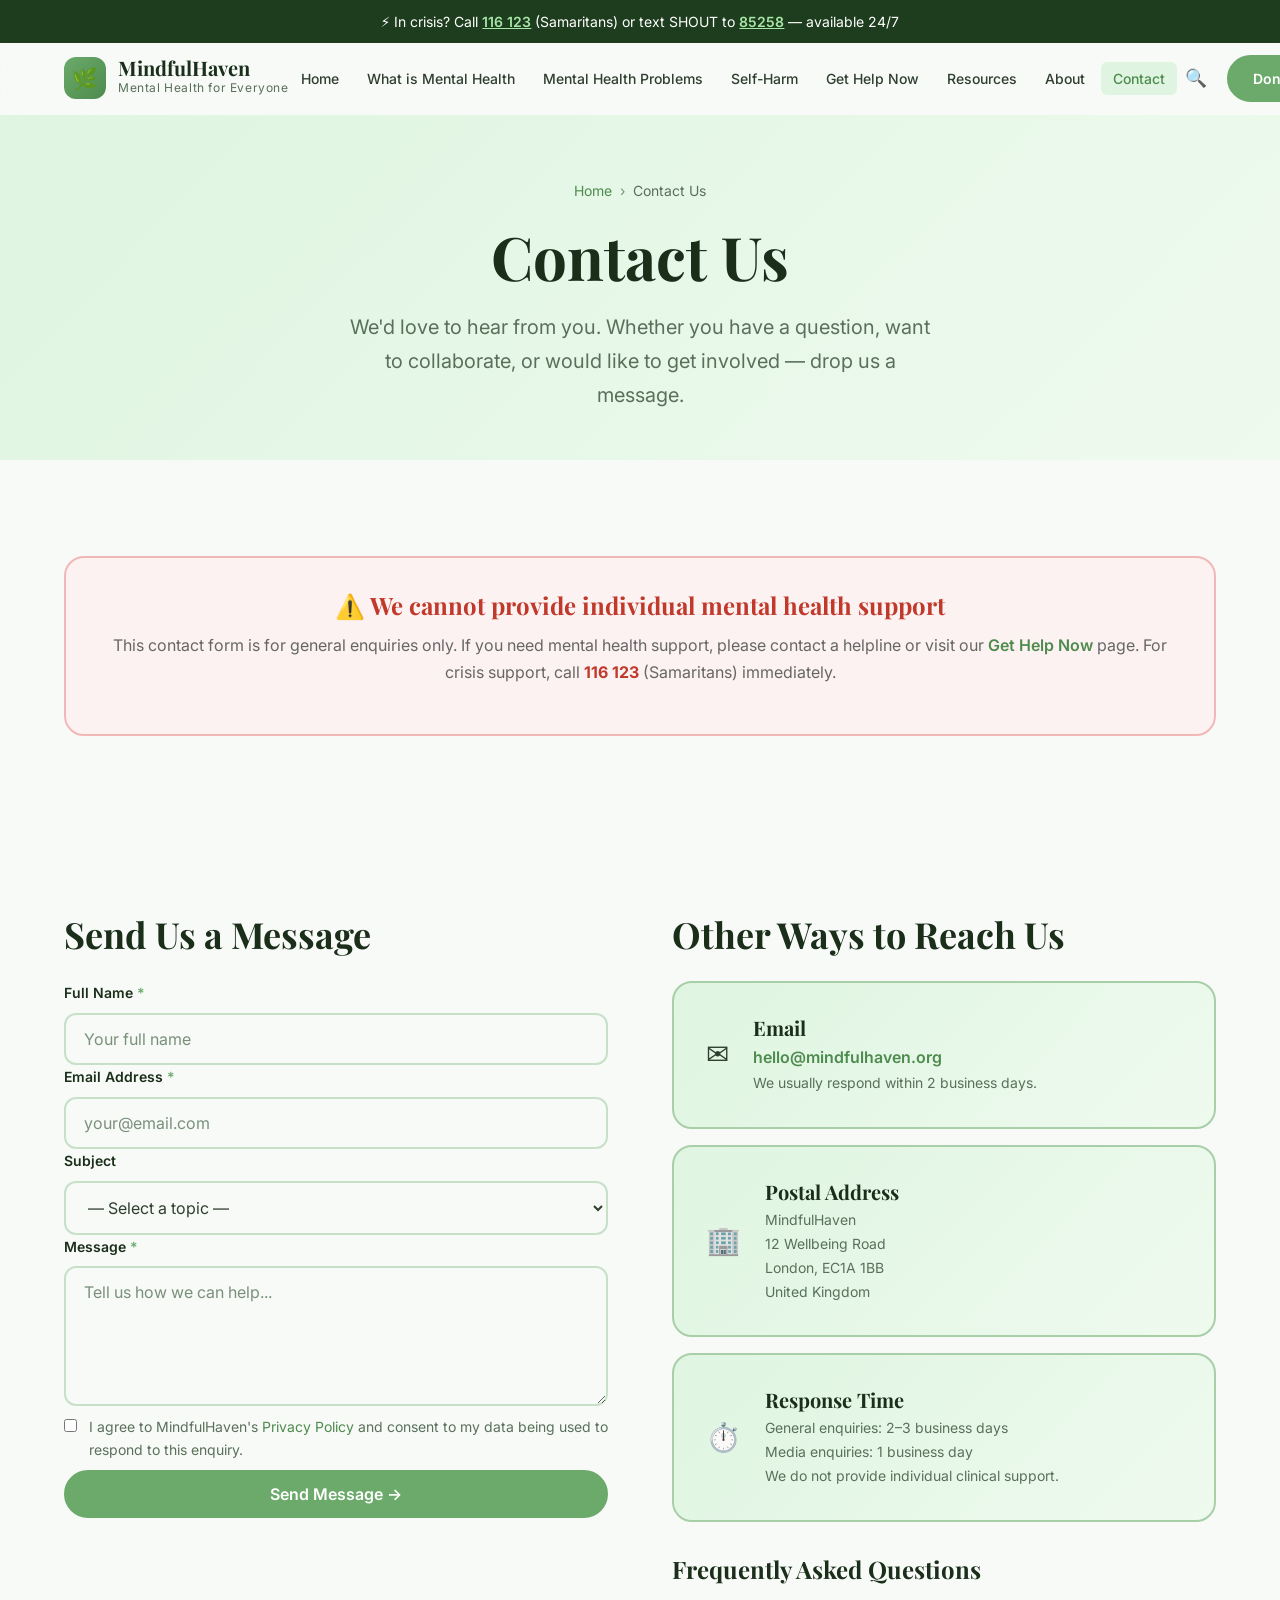
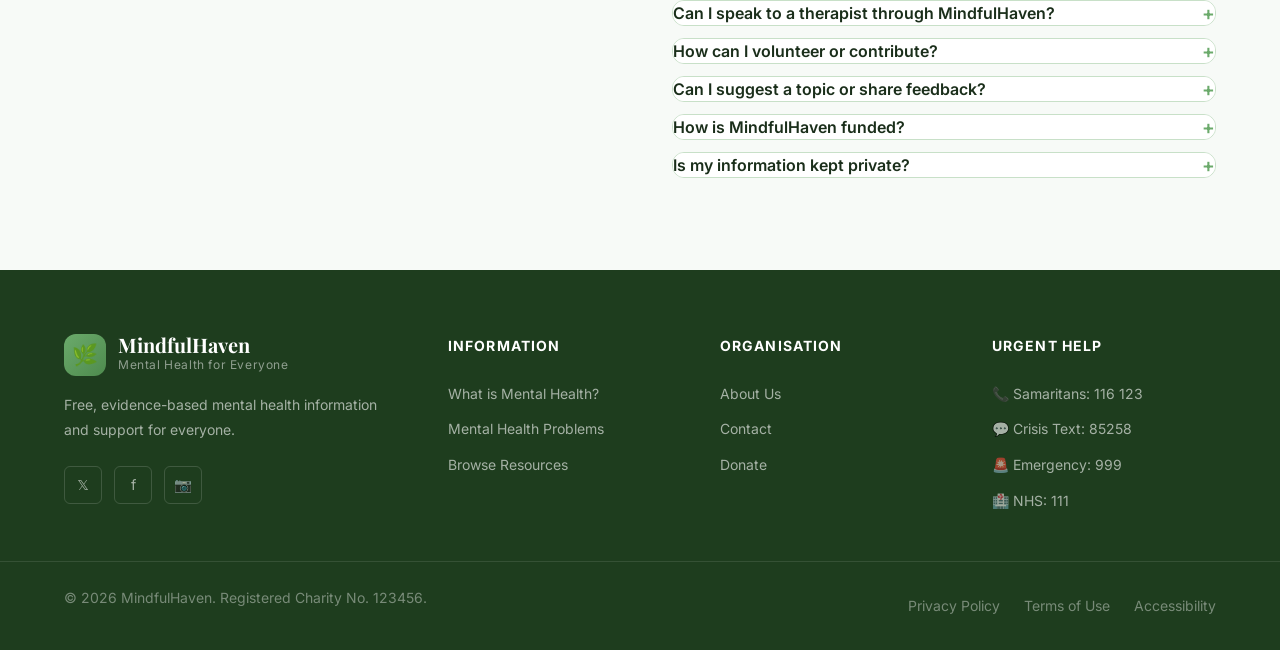
<file: pages/contact.html>
<!DOCTYPE html>
<html lang="en">
<head>
  <meta charset="UTF-8" />
  <meta name="viewport" content="width=device-width, initial-scale=1.0" />
  <meta name="description" content="Contact MindfulHaven — get in touch with our team, ask for information, or submit a media or partnership enquiry." />
  <title>Contact Us — MindfulHaven</title>
  <link rel="stylesheet" href="../css/style.css" />
  <link rel="icon" href="data:image/svg+xml,<svg xmlns='http://www.w3.org/2000/svg' viewBox='0 0 100 100'><text y='.9em' font-size='90'>🌿</text></svg>" />
</head>
<body>

  <a href="#main-content" class="skip-link">Skip to main content</a>

  <div class="crisis-banner" role="alert">
    <p>⚡ In crisis? Call <a href="tel:116123">116 123</a> (Samaritans) or text SHOUT to <a href="sms:85258">85258</a> — available 24/7</p>
  </div>

  <header>
    <nav class="navbar" id="navbar" aria-label="Main navigation">
      <div class="container">
        <a href="../index.html" class="nav-logo" aria-label="MindfulHaven Home">
          <div class="nav-logo-icon" aria-hidden="true">🌿</div>
          <div><div class="nav-logo-text">MindfulHaven</div><div class="nav-logo-sub">Mental Health for Everyone</div></div>
        </a>
        <ul class="nav-links" role="list">
          <li><a href="../index.html">Home</a></li>
          <li><a href="what-is-mental-health.html">What is Mental Health</a></li>
          <li><a href="mental-health-problems.html">Mental Health Problems</a></li>
          <li><a href="self-harm.html">Self-Harm</a></li>
          <li><a href="get-help.html">Get Help Now</a></li>
          <li><a href="resources.html">Resources</a></li>
          <li><a href="about.html">About</a></li>
          <li><a href="contact.html" class="active" aria-current="page">Contact</a></li>
        </ul>
        <div class="nav-actions">
          <button class="nav-search-btn" id="searchBtn" aria-label="Open search">🔍</button>
          <a href="../index.html#donate" class="btn btn-donate btn-sm">Donate</a>
          <button class="hamburger" id="hamburger" aria-label="Toggle menu" aria-expanded="false" aria-controls="mobileMenu">
            <span></span><span></span><span></span>
          </button>
        </div>
      </div>
    </nav>
    <div class="mobile-menu" id="mobileMenu">
      <a href="../index.html">🏠 Home</a>
      <a href="what-is-mental-health.html">🧠 What is Mental Health</a>
      <a href="mental-health-problems.html">💙 Mental Health Problems</a>
      <a href="self-harm.html">🩹 Self-Harm</a>
      <a href="get-help.html">🆘 Get Help Now</a>
      <a href="resources.html">📚 Resources</a>
      <a href="about.html">ℹ️ About Us</a>
      <a href="contact.html">✉️ Contact</a>
    </div>
  </header>

  <div class="search-overlay" id="searchOverlay" role="dialog" aria-modal="true" aria-label="Search">
    <div class="search-box">
      <button class="search-close" id="searchClose" aria-label="Close search">✕</button>
      <h3>Search MindfulHaven</h3>
      <div class="search-input-wrap">
        <span class="search-icon" aria-hidden="true">🔍</span>
        <input type="search" id="searchInput" placeholder="Try 'anxiety', 'sleep', or 'depression'..." aria-label="Search" />
      </div>
      <div id="searchResults" style="margin-top:1rem;"></div>
    </div>
  </div>

  <main id="main-content">

    <section class="page-header">
      <div class="container">
        <nav class="breadcrumb" aria-label="Breadcrumb">
          <a href="../index.html">Home</a>
          <span class="breadcrumb-sep" aria-hidden="true">›</span>
          <span aria-current="page">Contact Us</span>
        </nav>
        <h1>Contact Us</h1>
        <p>We'd love to hear from you. Whether you have a question, want to collaborate, or would like to get involved — drop us a message.</p>
      </div>
    </section>

    <!-- Important notice -->
    <section class="section-sm" aria-label="Important notice about contact">
      <div class="container">
        <div class="crisis-cta" style="background:var(--color-crisis-bg);border-color:#f2b8b8;">
          <h3 style="color:var(--color-crisis);">⚠️ We cannot provide individual mental health support</h3>
          <p style="color:#666;">
            This contact form is for general enquiries only. If you need mental health support, please contact a helpline or visit our <a href="get-help.html" style="color:var(--color-primary-dark);font-weight:600;">Get Help Now</a> page. For crisis support, call <strong><a href="tel:116123" style="color:var(--color-crisis);">116 123</a></strong> (Samaritans) immediately.
          </p>
        </div>
      </div>
    </section>

    <!-- Contact form + info -->
    <section class="section" aria-labelledby="contact-heading">
      <div class="container">
        <div class="grid-2" style="gap:var(--space-16);align-items:start;">

          <!-- Form -->
          <div class="fade-in">
            <h2 id="contact-heading" style="margin-bottom:var(--space-6);">Send Us a Message</h2>
            <form id="contactForm" novalidate aria-label="Contact form">
              <div class="form-group">
                <label for="contactName">Full Name <span aria-hidden="true" style="color:var(--color-primary);">*</span></label>
                <input type="text" id="contactName" name="name" placeholder="Your full name" required aria-required="true" autocomplete="name" />
              </div>
              <div class="form-group">
                <label for="contactEmail">Email Address <span aria-hidden="true" style="color:var(--color-primary);">*</span></label>
                <input type="email" id="contactEmail" name="email" placeholder="your@email.com" required aria-required="true" autocomplete="email" />
              </div>
              <div class="form-group">
                <label for="contactSubject">Subject</label>
                <select id="contactSubject" name="subject">
                  <option value="">— Select a topic —</option>
                  <option value="general">General Enquiry</option>
                  <option value="media">Media &amp; Press</option>
                  <option value="partner">Partnership &amp; Collaboration</option>
                  <option value="volunteer">Volunteering</option>
                  <option value="content">Content Feedback</option>
                  <option value="tech">Technical Issue</option>
                  <option value="donation">Donation Enquiry</option>
                  <option value="other">Other</option>
                </select>
              </div>
              <div class="form-group">
                <label for="contactMessage">Message <span aria-hidden="true" style="color:var(--color-primary);">*</span></label>
                <textarea id="contactMessage" name="message" placeholder="Tell us how we can help..." required aria-required="true"></textarea>
              </div>
              <div class="form-group" style="display:flex;align-items:flex-start;gap:var(--space-3);">
                <input type="checkbox" id="contactConsent" name="consent" required aria-required="true" style="margin-top:4px;width:auto;accent-color:var(--color-primary);" />
                <label for="contactConsent" style="font-weight:400;font-size:var(--text-sm);color:var(--color-text-muted);">
                  I agree to MindfulHaven's <a href="#" style="color:var(--color-primary-dark);">Privacy Policy</a> and consent to my data being used to respond to this enquiry.
                </label>
              </div>
              <button type="submit" class="btn btn-primary" id="contactSubmit" style="width:100%;justify-content:center;">
                Send Message →
              </button>
            </form>
          </div>

          <!-- Contact info -->
          <div class="fade-in fade-in-delay-1">
            <h2 style="margin-bottom:var(--space-6);">Other Ways to Reach Us</h2>
            <div style="display:flex;flex-direction:column;gap:var(--space-4);margin-bottom:var(--space-8);">
              <div class="helpline-card" style="flex-direction:row;">
                <div class="helpline-icon" style="font-size:1.75rem;">✉️</div>
                <div>
                  <h4 style="margin-bottom:var(--space-1);">Email</h4>
                  <a href="mailto:hello@mindfulhaven.org" style="color:var(--color-primary-dark);font-weight:600;">hello@mindfulhaven.org</a>
                  <p style="font-size:var(--text-sm);color:var(--color-text-muted);margin:0;">We usually respond within 2 business days.</p>
                </div>
              </div>
              <div class="helpline-card" style="flex-direction:row;">
                <div class="helpline-icon" style="font-size:1.75rem;">🏢</div>
                <div>
                  <h4 style="margin-bottom:var(--space-1);">Postal Address</h4>
                  <p style="font-size:var(--text-sm);color:var(--color-text-muted);margin:0;">
                    MindfulHaven<br>
                    12 Wellbeing Road<br>
                    London, EC1A 1BB<br>
                    United Kingdom
                  </p>
                </div>
              </div>
              <div class="helpline-card" style="flex-direction:row;">
                <div class="helpline-icon" style="font-size:1.75rem;">⏱️</div>
                <div>
                  <h4 style="margin-bottom:var(--space-1);">Response Time</h4>
                  <p style="font-size:var(--text-sm);color:var(--color-text-muted);margin:0;">General enquiries: 2–3 business days<br>Media enquiries: 1 business day<br>We do not provide individual clinical support.</p>
                </div>
              </div>
            </div>

            <!-- FAQ -->
            <h3 style="margin-bottom:var(--space-4);">Frequently Asked Questions</h3>
            <div data-accordion-group>
              <div class="accordion-item">
                <button class="accordion-header" aria-expanded="false">Can I speak to a therapist through MindfulHaven? <span class="accordion-icon" aria-hidden="true">+</span></button>
                <div class="accordion-body"><p>No — MindfulHaven is an information and resources charity, not a clinical service. We cannot provide individual therapy or counselling. Please visit our <a href="get-help.html">Get Help Now</a> page for routes to professional support.</p></div>
              </div>
              <div class="accordion-item">
                <button class="accordion-header" aria-expanded="false">How can I volunteer or contribute? <span class="accordion-icon" aria-hidden="true">+</span></button>
                <div class="accordion-body"><p>We welcome contributions from mental health professionals, writers, and digital volunteers. Please use the contact form above and select "Volunteering" as your subject. Tell us a little about your experience and how you'd like to help.</p></div>
              </div>
              <div class="accordion-item">
                <button class="accordion-header" aria-expanded="false">Can I suggest a topic or share feedback? <span class="accordion-icon" aria-hidden="true">+</span></button>
                <div class="accordion-body"><p>Absolutely — your feedback helps us improve. Use the contact form and select "Content Feedback." We genuinely read every message and use it to make MindfulHaven better.</p></div>
              </div>
              <div class="accordion-item">
                <button class="accordion-header" aria-expanded="false">How is MindfulHaven funded? <span class="accordion-icon" aria-hidden="true">+</span></button>
                <div class="accordion-body"><p>MindfulHaven is a registered charity funded almost entirely through public donations. We do not accept advertising or sponsorship that could compromise the independence of our information. You can <a href="../index.html#donate">donate here</a>.</p></div>
              </div>
              <div class="accordion-item">
                <button class="accordion-header" aria-expanded="false">Is my information kept private? <span class="accordion-icon" aria-hidden="true">+</span></button>
                <div class="accordion-body"><p>Yes. We will only use your contact details to respond to your enquiry. We do not sell or share personal data with third parties. Please read our <a href="#">Privacy Policy</a> for full details.</p></div>
              </div>
            </div>
          </div>

        </div>
      </div>
    </section>

  </main>

  <footer class="site-footer" role="contentinfo">
    <div class="footer-top">
      <div class="container">
        <div class="footer-grid">
          <div class="footer-brand">
            <a href="../index.html" class="nav-logo"><div class="nav-logo-icon" aria-hidden="true">🌿</div><div><div class="nav-logo-text">MindfulHaven</div><div class="nav-logo-sub">Mental Health for Everyone</div></div></a>
            <p class="footer-desc">Free, evidence-based mental health information and support for everyone.</p>
            <div class="footer-social" aria-label="Social media links"><a href="#" class="social-icon" aria-label="Twitter">𝕏</a><a href="#" class="social-icon" aria-label="Facebook">f</a><a href="#" class="social-icon" aria-label="Instagram">📷</a></div>
          </div>
          <div class="footer-col"><div class="footer-col-title">Information</div><ul class="footer-links"><li><a href="what-is-mental-health.html">What is Mental Health?</a></li><li><a href="mental-health-problems.html">Mental Health Problems</a></li><li><a href="resources.html">Browse Resources</a></li></ul></div>
          <div class="footer-col"><div class="footer-col-title">Organisation</div><ul class="footer-links"><li><a href="about.html">About Us</a></li><li><a href="contact.html">Contact</a></li><li><a href="../index.html#donate">Donate</a></li></ul></div>
          <div class="footer-col"><div class="footer-col-title">Urgent Help</div><ul class="footer-links"><li><a href="tel:116123">📞 Samaritans: 116 123</a></li><li><a href="sms:85258">💬 Crisis Text: 85258</a></li><li><a href="tel:999">🚨 Emergency: 999</a></li><li><a href="tel:111">🏥 NHS: 111</a></li></ul></div>
        </div>
      </div>
    </div>
    <div class="container"><div class="footer-bottom"><p>© 2026 MindfulHaven. Registered Charity No. 123456.</p><nav class="footer-bottom-links" aria-label="Footer legal links"><a href="#">Privacy Policy</a><a href="#">Terms of Use</a><a href="#">Accessibility</a></nav></div></div>
  </footer>

  <button class="scroll-top" id="scrollTop" aria-label="Scroll to top">↑</button>
  <script src="../js/main.js"></script>
</body>
</html>
</file>
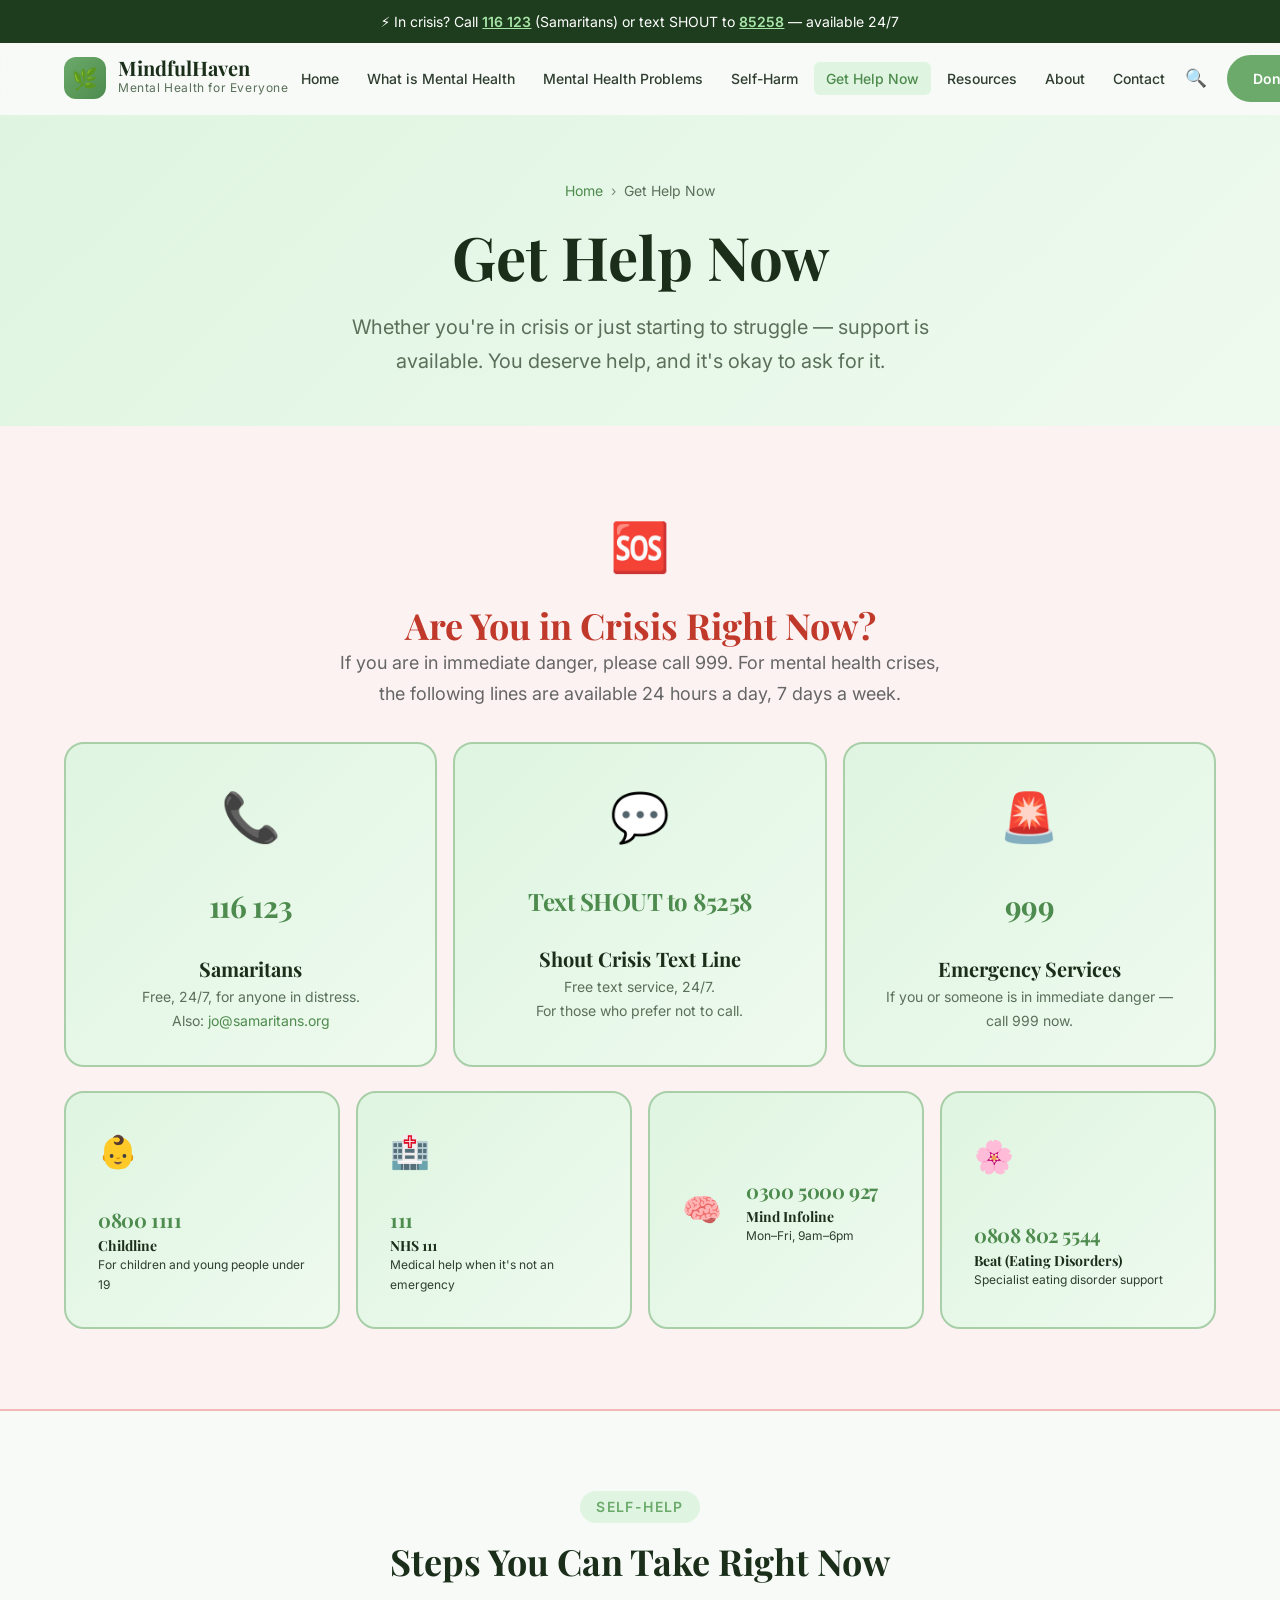
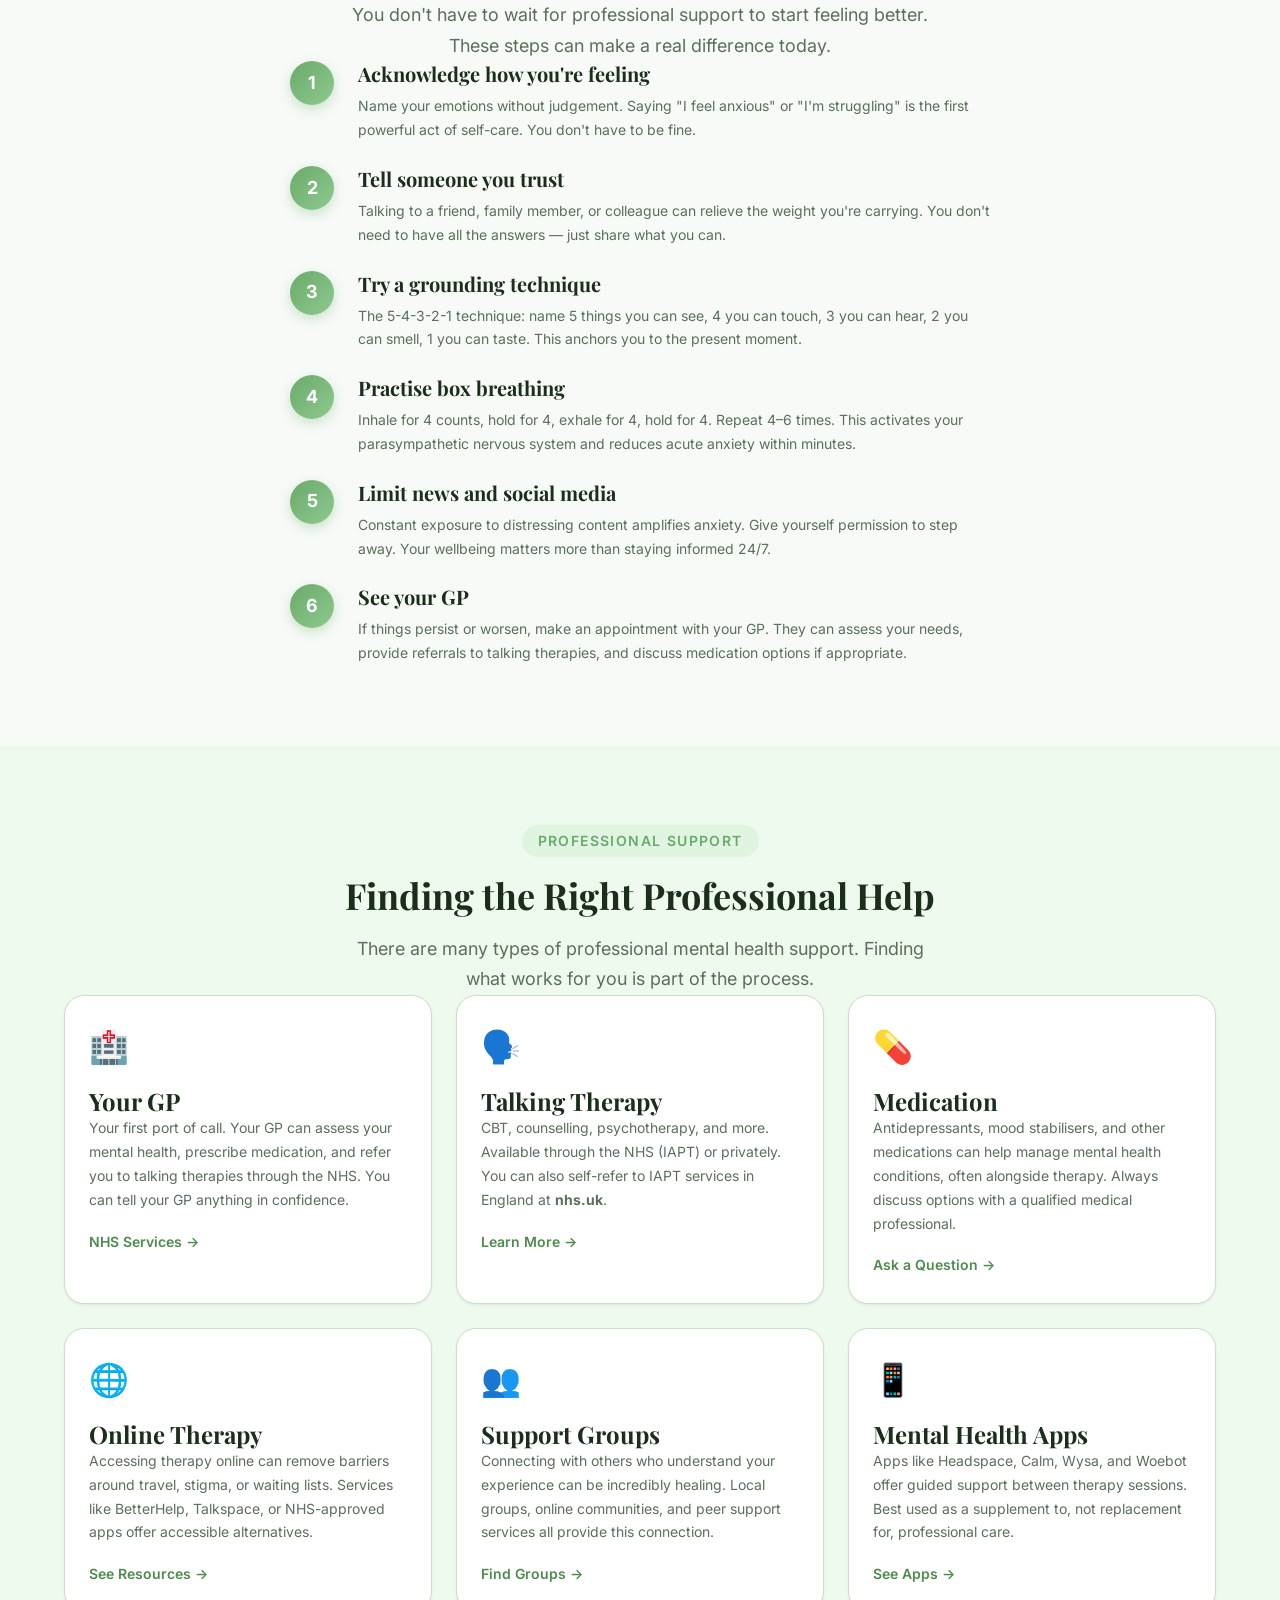
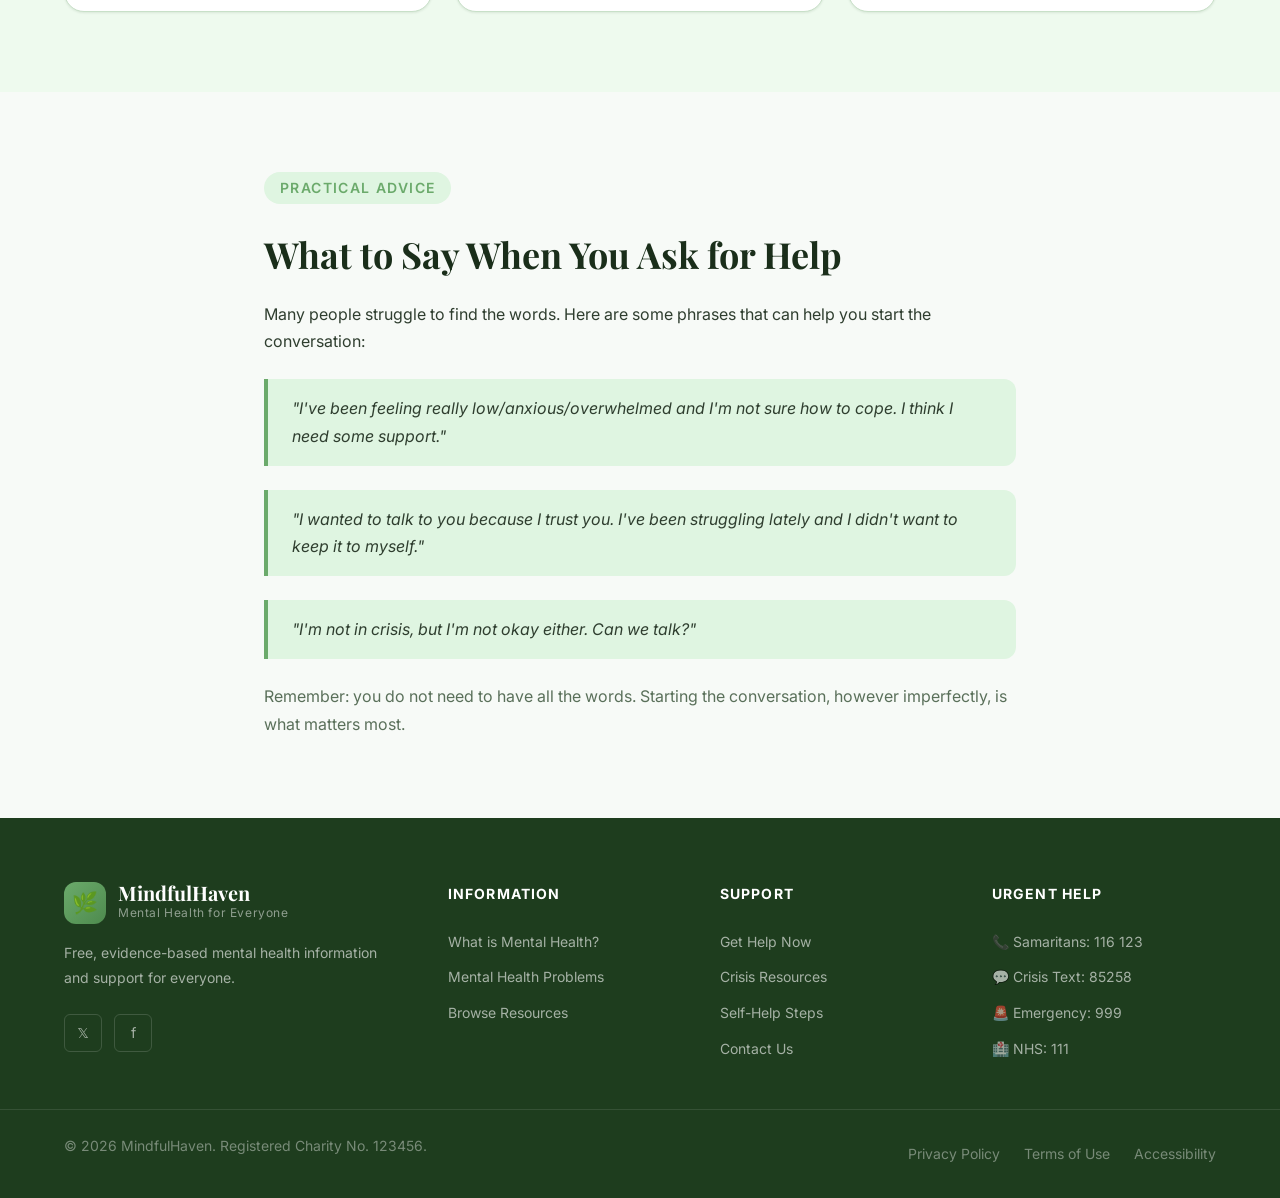
<file: pages/get-help.html>
<!DOCTYPE html>
<html lang="en">
<head>
  <meta charset="UTF-8" />
  <meta name="viewport" content="width=device-width, initial-scale=1.0" />
  <meta name="description" content="Get mental health help now. Crisis helplines, self-help guides, and how to find professional support in the UK." />
  <title>Get Help Now — MindfulHaven</title>
  <link rel="stylesheet" href="../css/style.css" />
  <link rel="icon" href="data:image/svg+xml,<svg xmlns='http://www.w3.org/2000/svg' viewBox='0 0 100 100'><text y='.9em' font-size='90'>🌿</text></svg>" />
</head>
<body>

  <a href="#main-content" class="skip-link">Skip to main content</a>

  <div class="crisis-banner" role="alert" aria-live="assertive">
    <p>⚡ In crisis? Call <a href="tel:116123">116 123</a> (Samaritans) or text SHOUT to <a href="sms:85258">85258</a> — available 24/7</p>
  </div>

  <header>
    <nav class="navbar" id="navbar" aria-label="Main navigation">
      <div class="container">
        <a href="../index.html" class="nav-logo" aria-label="MindfulHaven Home">
          <div class="nav-logo-icon" aria-hidden="true">🌿</div>
          <div><div class="nav-logo-text">MindfulHaven</div><div class="nav-logo-sub">Mental Health for Everyone</div></div>
        </a>
        <ul class="nav-links" role="list">
          <li><a href="../index.html">Home</a></li>
          <li><a href="what-is-mental-health.html">What is Mental Health</a></li>
          <li><a href="mental-health-problems.html">Mental Health Problems</a></li>
          <li><a href="self-harm.html">Self-Harm</a></li>
          <li><a href="get-help.html" class="active" aria-current="page">Get Help Now</a></li>
          <li><a href="resources.html">Resources</a></li>
          <li><a href="about.html">About</a></li>
          <li><a href="contact.html">Contact</a></li>
        </ul>
        <div class="nav-actions">
          <button class="nav-search-btn" id="searchBtn" aria-label="Open search">🔍</button>
          <a href="../index.html#donate" class="btn btn-donate btn-sm">Donate</a>
          <button class="hamburger" id="hamburger" aria-label="Toggle menu" aria-expanded="false" aria-controls="mobileMenu">
            <span></span><span></span><span></span>
          </button>
        </div>
      </div>
    </nav>
    <div class="mobile-menu" id="mobileMenu">
      <a href="../index.html">🏠 Home</a>
      <a href="what-is-mental-health.html">🧠 What is Mental Health</a>
      <a href="mental-health-problems.html">💙 Mental Health Problems</a>
      <a href="self-harm.html">🩹 Self-Harm</a>
      <a href="get-help.html">🆘 Get Help Now</a>
      <a href="resources.html">📚 Resources</a>
      <a href="about.html">ℹ️ About Us</a>
      <a href="contact.html">✉️ Contact</a>
    </div>
  </header>

  <div class="search-overlay" id="searchOverlay" role="dialog" aria-modal="true" aria-label="Search">
    <div class="search-box">
      <button class="search-close" id="searchClose" aria-label="Close search">✕</button>
      <h3>Search MindfulHaven</h3>
      <div class="search-input-wrap">
        <span class="search-icon" aria-hidden="true">🔍</span>
        <input type="search" id="searchInput" placeholder="Try 'anxiety', 'sleep', or 'depression'..." aria-label="Search" />
      </div>
      <div id="searchResults" style="margin-top:1rem;"></div>
    </div>
  </div>

  <main id="main-content">

    <section class="page-header">
      <div class="container">
        <nav class="breadcrumb" aria-label="Breadcrumb">
          <a href="../index.html">Home</a>
          <span class="breadcrumb-sep" aria-hidden="true">›</span>
          <span aria-current="page">Get Help Now</span>
        </nav>
        <h1>Get Help Now</h1>
        <p>Whether you're in crisis or just starting to struggle — support is available. You deserve help, and it's okay to ask for it.</p>
      </div>
    </section>

    <!-- Crisis Section -->
    <section id="crisis" class="section" style="background:var(--color-crisis-bg);border-bottom:2px solid #f2b8b8;" aria-labelledby="crisis-heading" style="scroll-margin-top:80px;">
      <div class="container">
        <div class="text-center">
          <div style="font-size:3rem;margin-bottom:var(--space-4);" aria-hidden="true">🆘</div>
          <h2 id="crisis-heading" style="color:var(--color-crisis);">Are You in Crisis Right Now?</h2>
          <p style="color:#666;font-size:var(--text-lg);max-width:600px;margin:0 auto var(--space-8);">
            If you are in immediate danger, please call 999. For mental health crises, the following lines are available 24 hours a day, 7 days a week.
          </p>
        </div>
        <div class="grid-3" style="gap:var(--space-4);">
          <div class="helpline-card" style="flex-direction:column;text-align:center;" role="article">
            <div class="helpline-icon">📞</div>
            <div class="helpline-number"><a href="tel:116123" style="color:var(--color-primary-dark);">116 123</a></div>
            <div class="helpline-info">
              <h4>Samaritans</h4>
              <p>Free, 24/7, for anyone in distress.<br>Also: <a href="mailto:jo@samaritans.org">jo@samaritans.org</a></p>
            </div>
          </div>
          <div class="helpline-card" style="flex-direction:column;text-align:center;" role="article">
            <div class="helpline-icon">💬</div>
            <div class="helpline-number" style="font-size:var(--text-2xl);">Text SHOUT to 85258</div>
            <div class="helpline-info">
              <h4>Shout Crisis Text Line</h4>
              <p>Free text service, 24/7.<br>For those who prefer not to call.</p>
            </div>
          </div>
          <div class="helpline-card" style="flex-direction:column;text-align:center;" role="article">
            <div class="helpline-icon">🚨</div>
            <div class="helpline-number"><a href="tel:999" style="color:var(--color-primary-dark);">999</a></div>
            <div class="helpline-info">
              <h4>Emergency Services</h4>
              <p>If you or someone is in immediate danger — call 999 now.</p>
            </div>
          </div>
        </div>

        <div style="display:grid;grid-template-columns:repeat(auto-fit,minmax(200px,1fr));gap:var(--space-4);margin-top:var(--space-6);">
          <div class="helpline-card" role="article">
            <div class="helpline-icon" style="font-size:2rem;">👶</div>
            <div>
              <div class="helpline-number" style="font-size:var(--text-xl);">0800 1111</div>
              <h4 style="font-size:var(--text-sm);">Childline</h4>
              <p style="font-size:var(--text-xs);">For children and young people under 19</p>
            </div>
          </div>
          <div class="helpline-card" role="article">
            <div class="helpline-icon" style="font-size:2rem;">🏥</div>
            <div>
              <div class="helpline-number" style="font-size:var(--text-xl);">111</div>
              <h4 style="font-size:var(--text-sm);">NHS 111</h4>
              <p style="font-size:var(--text-xs);">Medical help when it's not an emergency</p>
            </div>
          </div>
          <div class="helpline-card" role="article">
            <div class="helpline-icon" style="font-size:2rem;">🧠</div>
            <div>
              <div class="helpline-number" style="font-size:var(--text-xl);">0300 5000 927</div>
              <h4 style="font-size:var(--text-sm);">Mind Infoline</h4>
              <p style="font-size:var(--text-xs);">Mon–Fri, 9am–6pm</p>
            </div>
          </div>
          <div class="helpline-card" role="article">
            <div class="helpline-icon" style="font-size:2rem;">🌸</div>
            <div>
              <div class="helpline-number" style="font-size:var(--text-xl);">0808 802 5544</div>
              <h4 style="font-size:var(--text-sm);">Beat (Eating Disorders)</h4>
              <p style="font-size:var(--text-xs);">Specialist eating disorder support</p>
            </div>
          </div>
        </div>
      </div>
    </section>

    <!-- Self-Help -->
    <section id="self-help" class="section" aria-labelledby="selfhelp-heading" style="scroll-margin-top:80px;">
      <div class="container">
        <div class="text-center">
          <span class="section-label">Self-Help</span>
          <h2 id="selfhelp-heading" class="section-title">Steps You Can Take Right Now</h2>
          <p class="section-desc">You don't have to wait for professional support to start feeling better. These steps can make a real difference today.</p>
        </div>
        <div class="step-guide" style="max-width:700px;margin:0 auto;">
          <div class="step-item fade-in">
            <div class="step-num" aria-hidden="true">1</div>
            <div class="step-content">
              <h4>Acknowledge how you're feeling</h4>
              <p>Name your emotions without judgement. Saying "I feel anxious" or "I'm struggling" is the first powerful act of self-care. You don't have to be fine.</p>
            </div>
          </div>
          <div class="step-item fade-in fade-in-delay-1">
            <div class="step-num" aria-hidden="true">2</div>
            <div class="step-content">
              <h4>Tell someone you trust</h4>
              <p>Talking to a friend, family member, or colleague can relieve the weight you're carrying. You don't need to have all the answers — just share what you can.</p>
            </div>
          </div>
          <div class="step-item fade-in fade-in-delay-2">
            <div class="step-num" aria-hidden="true">3</div>
            <div class="step-content">
              <h4>Try a grounding technique</h4>
              <p>The 5-4-3-2-1 technique: name 5 things you can see, 4 you can touch, 3 you can hear, 2 you can smell, 1 you can taste. This anchors you to the present moment.</p>
            </div>
          </div>
          <div class="step-item fade-in">
            <div class="step-num" aria-hidden="true">4</div>
            <div class="step-content">
              <h4>Practise box breathing</h4>
              <p>Inhale for 4 counts, hold for 4, exhale for 4, hold for 4. Repeat 4–6 times. This activates your parasympathetic nervous system and reduces acute anxiety within minutes.</p>
            </div>
          </div>
          <div class="step-item fade-in fade-in-delay-1">
            <div class="step-num" aria-hidden="true">5</div>
            <div class="step-content">
              <h4>Limit news and social media</h4>
              <p>Constant exposure to distressing content amplifies anxiety. Give yourself permission to step away. Your wellbeing matters more than staying informed 24/7.</p>
            </div>
          </div>
          <div class="step-item fade-in fade-in-delay-2">
            <div class="step-num" aria-hidden="true">6</div>
            <div class="step-content">
              <h4>See your GP</h4>
              <p>If things persist or worsen, make an appointment with your GP. They can assess your needs, provide referrals to talking therapies, and discuss medication options if appropriate.</p>
            </div>
          </div>
        </div>
      </div>
    </section>

    <!-- Professional Help -->
    <section class="section" style="background:var(--color-bg2);" aria-labelledby="professional-heading">
      <div class="container">
        <div class="text-center">
          <span class="section-label">Professional Support</span>
          <h2 id="professional-heading" class="section-title">Finding the Right Professional Help</h2>
          <p class="section-desc">There are many types of professional mental health support. Finding what works for you is part of the process.</p>
        </div>
        <div class="grid-3">
          <div class="card card-body fade-in">
            <div style="font-size:2rem;margin-bottom:var(--space-3);" aria-hidden="true">🏥</div>
            <h3>Your GP</h3>
            <p style="font-size:var(--text-sm);color:var(--color-text-muted);">Your first port of call. Your GP can assess your mental health, prescribe medication, and refer you to talking therapies through the NHS. You can tell your GP anything in confidence.</p>
            <a href="https://www.nhs.uk/nhs-services/mental-health-services/" target="_blank" rel="noopener" class="topic-link" aria-label="NHS mental health services (opens in new tab)">NHS Services →</a>
          </div>
          <div class="card card-body fade-in fade-in-delay-1">
            <div style="font-size:2rem;margin-bottom:var(--space-3);" aria-hidden="true">🗣️</div>
            <h3>Talking Therapy</h3>
            <p style="font-size:var(--text-sm);color:var(--color-text-muted);">CBT, counselling, psychotherapy, and more. Available through the NHS (IAPT) or privately. You can also self-refer to IAPT services in England at <strong>nhs.uk</strong>.</p>
            <a href="https://www.nhs.uk/mental-health/talking-therapies-medicine-treatments/talking-therapies-and-counselling/types-of-talking-therapies/" target="_blank" rel="noopener" class="topic-link" aria-label="Learn about talking therapies (opens in new tab)">Learn More →</a>
          </div>
          <div class="card card-body fade-in fade-in-delay-2">
            <div style="font-size:2rem;margin-bottom:var(--space-3);" aria-hidden="true">💊</div>
            <h3>Medication</h3>
            <p style="font-size:var(--text-sm);color:var(--color-text-muted);">Antidepressants, mood stabilisers, and other medications can help manage mental health conditions, often alongside therapy. Always discuss options with a qualified medical professional.</p>
            <a href="contact.html" class="topic-link">Ask a Question →</a>
          </div>
          <div class="card card-body fade-in">
            <div style="font-size:2rem;margin-bottom:var(--space-3);" aria-hidden="true">🌐</div>
            <h3>Online Therapy</h3>
            <p style="font-size:var(--text-sm);color:var(--color-text-muted);">Accessing therapy online can remove barriers around travel, stigma, or waiting lists. Services like BetterHelp, Talkspace, or NHS-approved apps offer accessible alternatives.</p>
            <a href="resources.html" class="topic-link">See Resources →</a>
          </div>
          <div class="card card-body fade-in fade-in-delay-1">
            <div style="font-size:2rem;margin-bottom:var(--space-3);" aria-hidden="true">👥</div>
            <h3>Support Groups</h3>
            <p style="font-size:var(--text-sm);color:var(--color-text-muted);">Connecting with others who understand your experience can be incredibly healing. Local groups, online communities, and peer support services all provide this connection.</p>
            <a href="resources.html" class="topic-link">Find Groups →</a>
          </div>
          <div class="card card-body fade-in fade-in-delay-2">
            <div style="font-size:2rem;margin-bottom:var(--space-3);" aria-hidden="true">📱</div>
            <h3>Mental Health Apps</h3>
            <p style="font-size:var(--text-sm);color:var(--color-text-muted);">Apps like Headspace, Calm, Wysa, and Woebot offer guided support between therapy sessions. Best used as a supplement to, not replacement for, professional care.</p>
            <a href="resources.html" class="topic-link">See Apps →</a>
          </div>
        </div>
      </div>
    </section>

    <!-- Highlight tips -->
    <section class="section" aria-labelledby="whattosay-heading">
      <div class="container" style="max-width:800px;">
        <span class="section-label">Practical Advice</span>
        <h2 id="whattosay-heading" style="margin:var(--space-3) 0 var(--space-6);">What to Say When You Ask for Help</h2>
        <p>Many people struggle to find the words. Here are some phrases that can help you start the conversation:</p>
        <div class="highlight-box fade-in">
          <p><em>"I've been feeling really low/anxious/overwhelmed and I'm not sure how to cope. I think I need some support."</em></p>
        </div>
        <div class="highlight-box fade-in fade-in-delay-1">
          <p><em>"I wanted to talk to you because I trust you. I've been struggling lately and I didn't want to keep it to myself."</em></p>
        </div>
        <div class="highlight-box fade-in fade-in-delay-2">
          <p><em>"I'm not in crisis, but I'm not okay either. Can we talk?"</em></p>
        </div>
        <p style="color:var(--color-text-muted);margin-top:var(--space-6);">
          Remember: you do not need to have all the words. Starting the conversation, however imperfectly, is what matters most.
        </p>
      </div>
    </section>

  </main>

  <footer class="site-footer" role="contentinfo">
    <div class="footer-top">
      <div class="container">
        <div class="footer-grid">
          <div class="footer-brand">
            <a href="../index.html" class="nav-logo"><div class="nav-logo-icon" aria-hidden="true">🌿</div><div><div class="nav-logo-text">MindfulHaven</div><div class="nav-logo-sub">Mental Health for Everyone</div></div></a>
            <p class="footer-desc">Free, evidence-based mental health information and support for everyone.</p>
            <div class="footer-social" aria-label="Social media links"><a href="#" class="social-icon" aria-label="Twitter">𝕏</a><a href="#" class="social-icon" aria-label="Facebook">f</a></div>
          </div>
          <div class="footer-col"><div class="footer-col-title">Information</div><ul class="footer-links"><li><a href="what-is-mental-health.html">What is Mental Health?</a></li><li><a href="mental-health-problems.html">Mental Health Problems</a></li><li><a href="resources.html">Browse Resources</a></li></ul></div>
          <div class="footer-col"><div class="footer-col-title">Support</div><ul class="footer-links"><li><a href="get-help.html">Get Help Now</a></li><li><a href="#crisis">Crisis Resources</a></li><li><a href="#self-help">Self-Help Steps</a></li><li><a href="contact.html">Contact Us</a></li></ul></div>
          <div class="footer-col"><div class="footer-col-title">Urgent Help</div><ul class="footer-links"><li><a href="tel:116123">📞 Samaritans: 116 123</a></li><li><a href="sms:85258">💬 Crisis Text: 85258</a></li><li><a href="tel:999">🚨 Emergency: 999</a></li><li><a href="tel:111">🏥 NHS: 111</a></li></ul></div>
        </div>
      </div>
    </div>
    <div class="container"><div class="footer-bottom"><p>© 2026 MindfulHaven. Registered Charity No. 123456.</p><nav class="footer-bottom-links" aria-label="Footer legal links"><a href="#">Privacy Policy</a><a href="#">Terms of Use</a><a href="#">Accessibility</a></nav></div></div>
  </footer>

  <button class="scroll-top" id="scrollTop" aria-label="Scroll to top">↑</button>
  <script src="../js/main.js"></script>
</body>
</html>
</file>
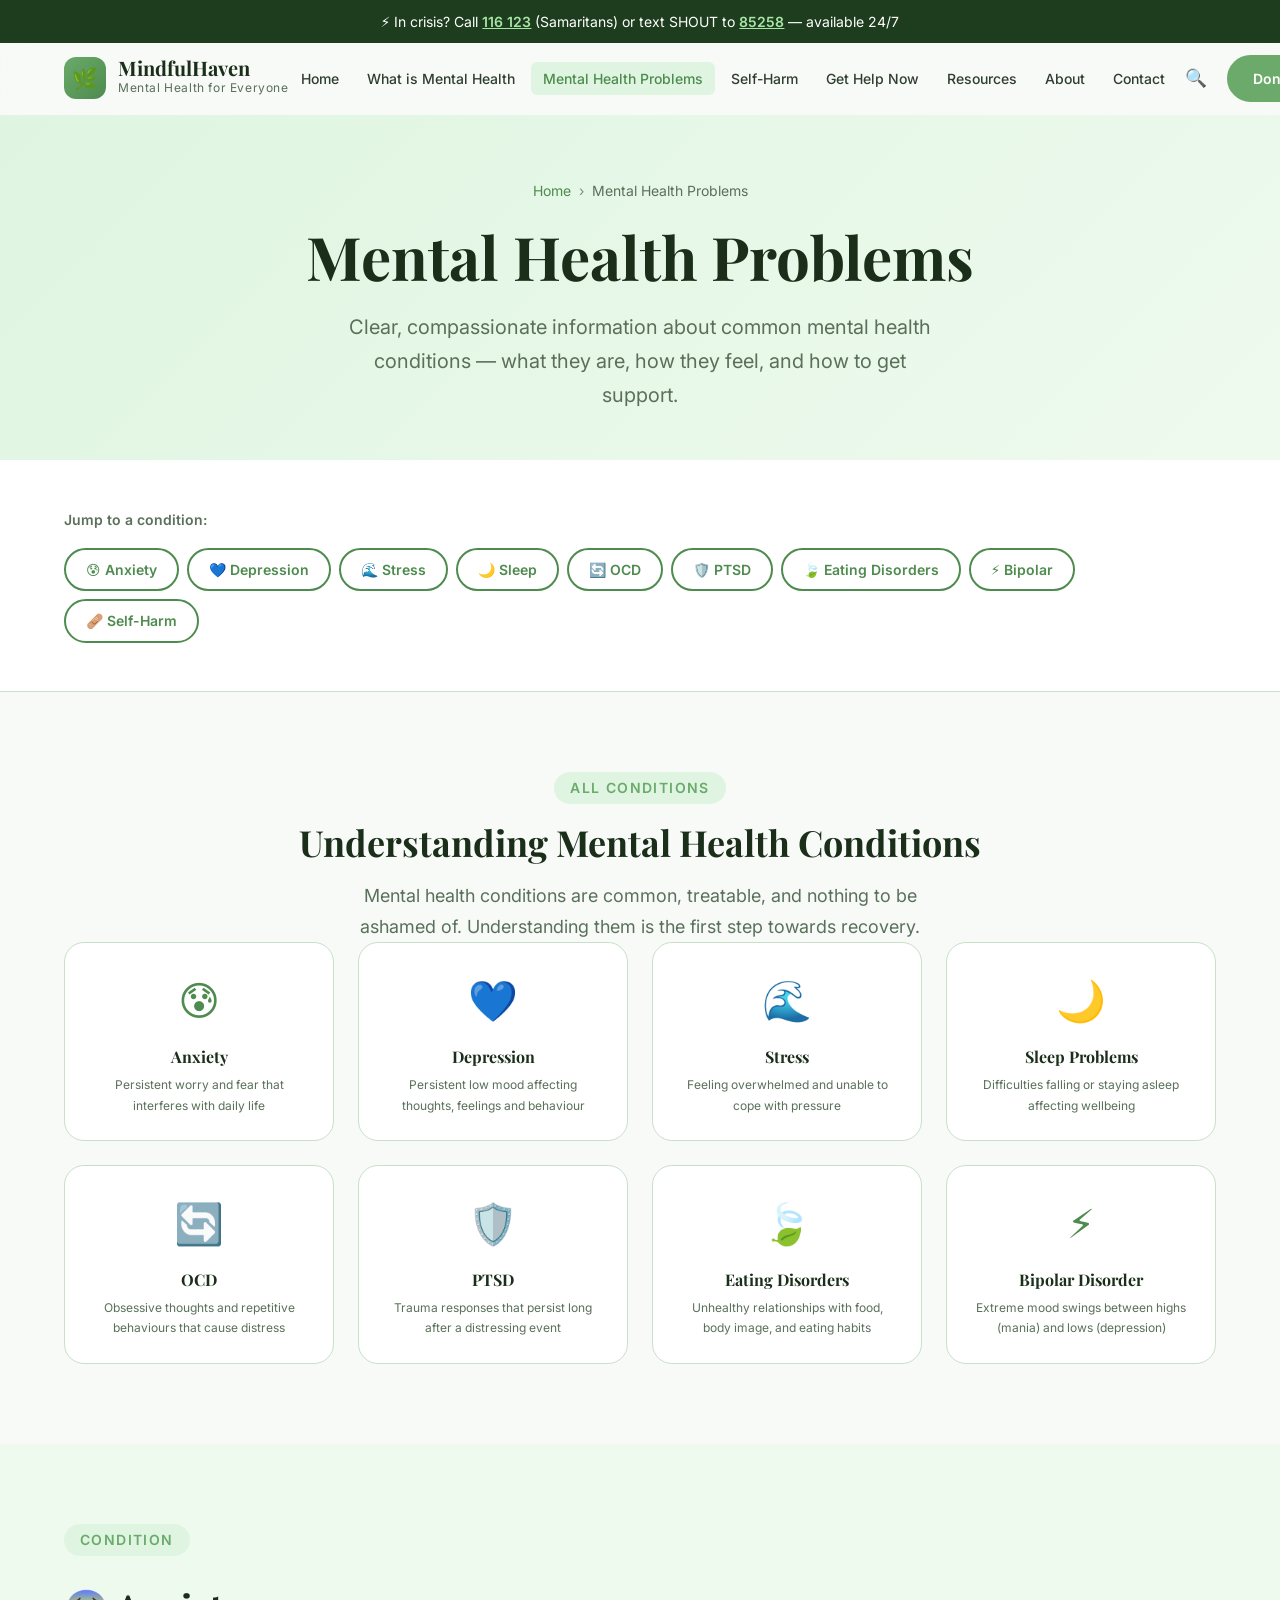
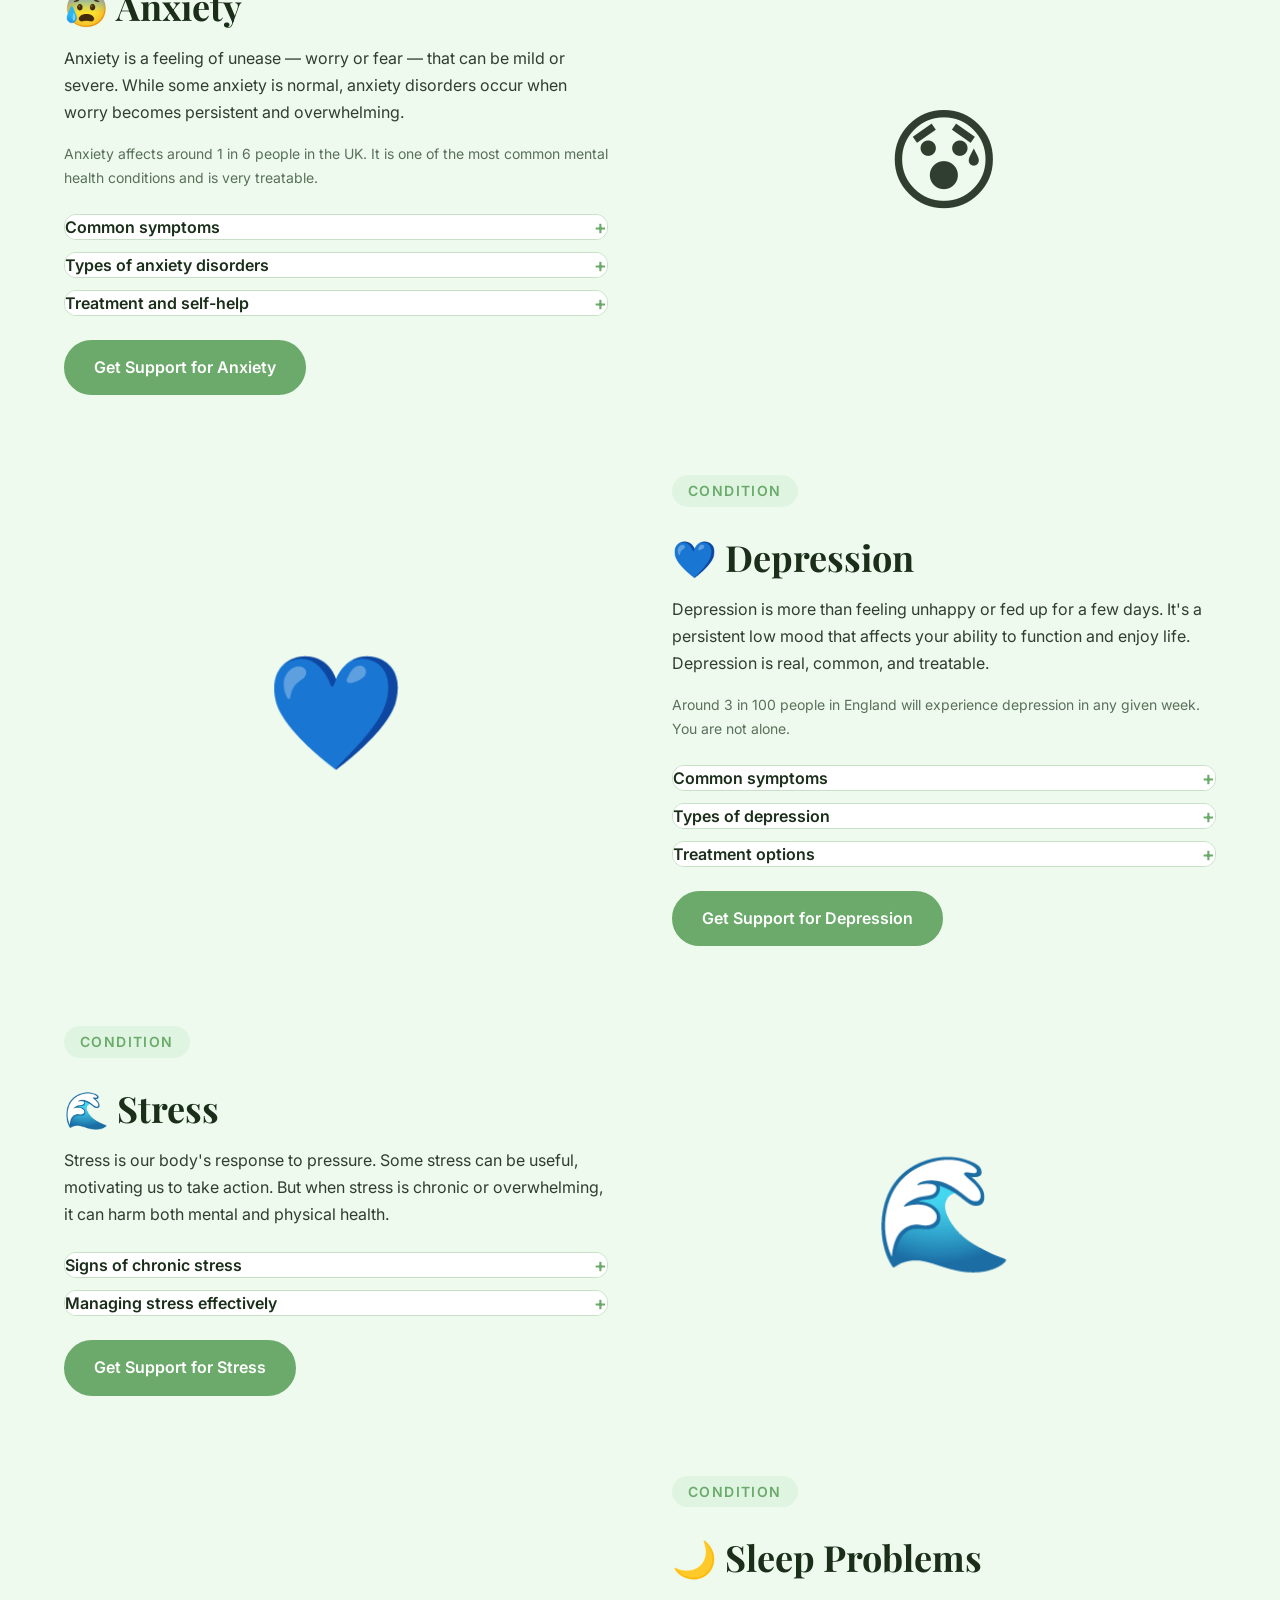
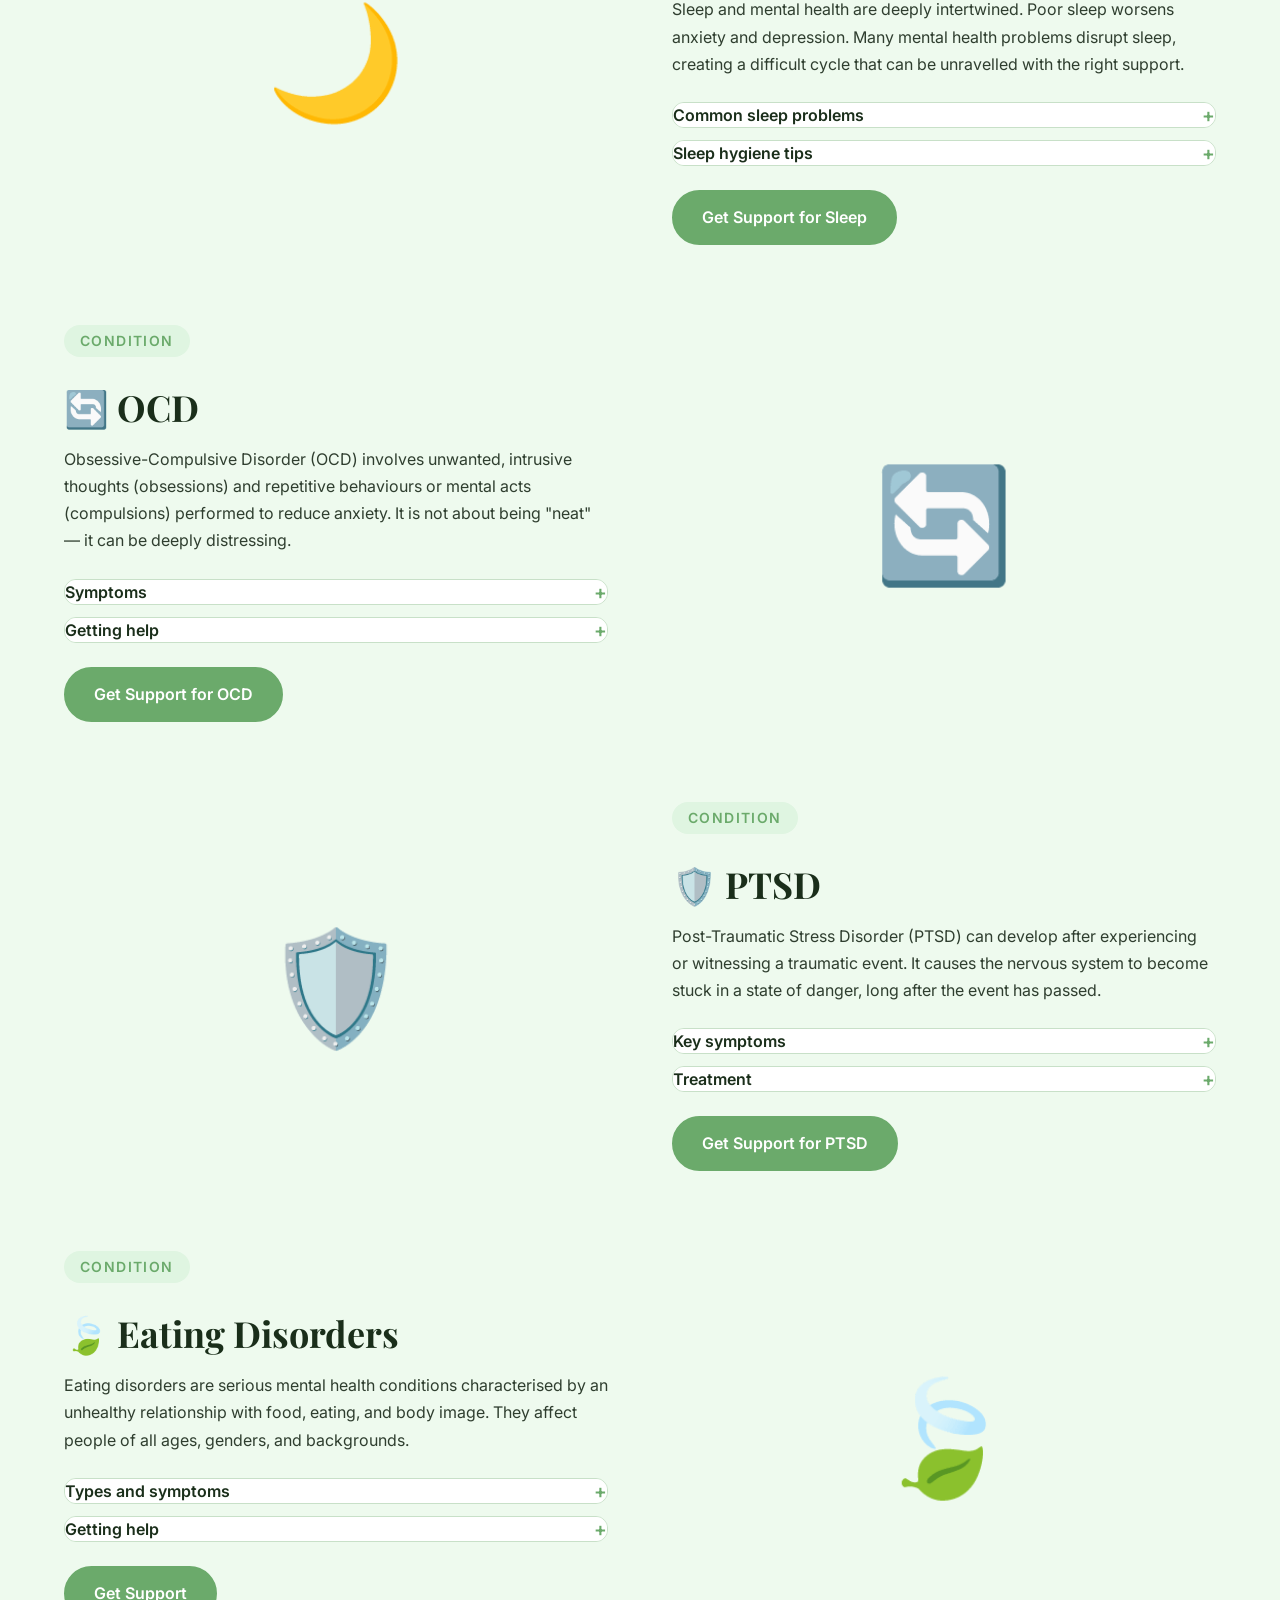
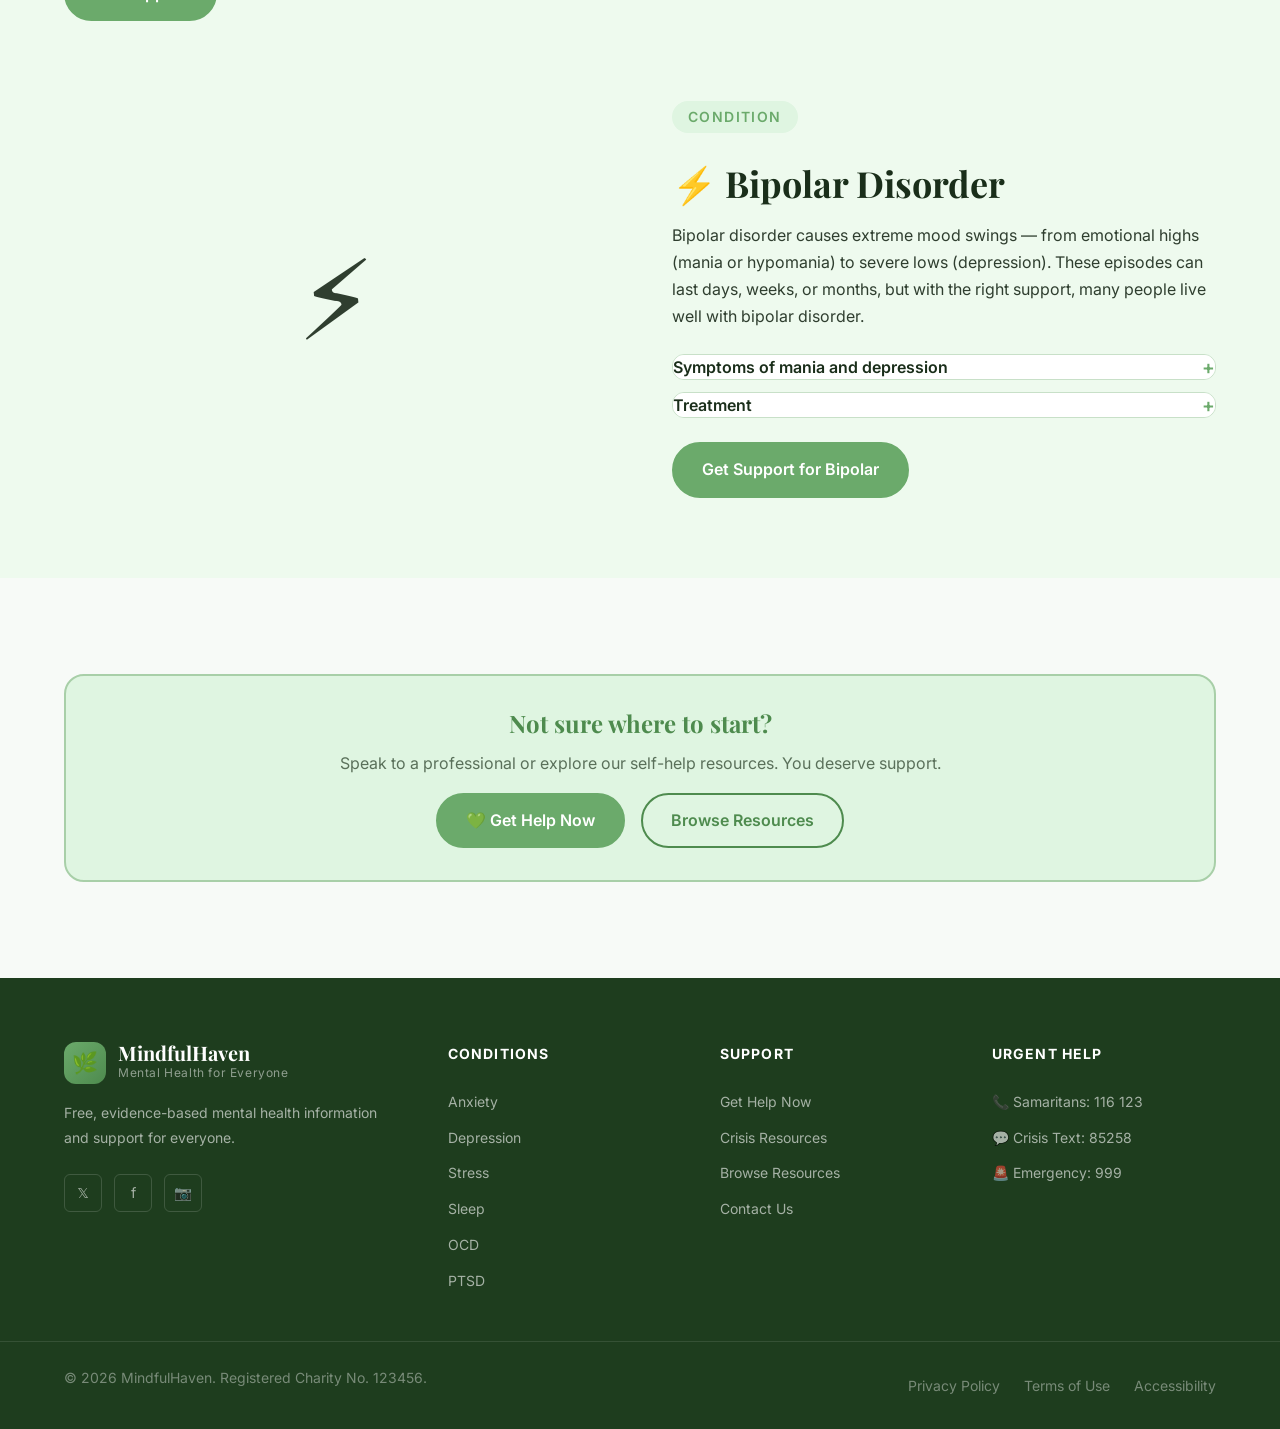
<file: pages/mental-health-problems.html>
<!DOCTYPE html>
<html lang="en">
<head>
  <meta charset="UTF-8" />
  <meta name="viewport" content="width=device-width, initial-scale=1.0" />
  <meta name="description" content="Information about common mental health conditions including anxiety, depression, stress, OCD, PTSD, eating disorders, and bipolar disorder." />
  <title>Mental Health Problems — MindfulHaven</title>
  <link rel="stylesheet" href="../css/style.css" />
  <link rel="icon" href="data:image/svg+xml,<svg xmlns='http://www.w3.org/2000/svg' viewBox='0 0 100 100'><text y='.9em' font-size='90'>🌿</text></svg>" />
</head>
<body>

  <a href="#main-content" class="skip-link">Skip to main content</a>

  <div class="crisis-banner" role="alert">
    <p>⚡ In crisis? Call <a href="tel:116123">116 123</a> (Samaritans) or text SHOUT to <a href="sms:85258">85258</a> — available 24/7</p>
  </div>

  <header>
    <nav class="navbar" id="navbar" aria-label="Main navigation">
      <div class="container">
        <a href="../index.html" class="nav-logo" aria-label="MindfulHaven Home">
          <div class="nav-logo-icon" aria-hidden="true">🌿</div>
          <div><div class="nav-logo-text">MindfulHaven</div><div class="nav-logo-sub">Mental Health for Everyone</div></div>
        </a>
        <ul class="nav-links" role="list">
          <li><a href="../index.html">Home</a></li>
          <li><a href="what-is-mental-health.html">What is Mental Health</a></li>
          <li><a href="mental-health-problems.html" class="active" aria-current="page">Mental Health Problems</a></li>
          <li><a href="self-harm.html">Self-Harm</a></li>
          <li><a href="get-help.html">Get Help Now</a></li>
          <li><a href="resources.html">Resources</a></li>
          <li><a href="about.html">About</a></li>
          <li><a href="contact.html">Contact</a></li>
        </ul>
        <div class="nav-actions">
          <button class="nav-search-btn" id="searchBtn" aria-label="Open search">🔍</button>
          <a href="../index.html#donate" class="btn btn-donate btn-sm">Donate</a>
          <button class="hamburger" id="hamburger" aria-label="Toggle menu" aria-expanded="false" aria-controls="mobileMenu">
            <span></span><span></span><span></span>
          </button>
        </div>
      </div>
    </nav>
    <div class="mobile-menu" id="mobileMenu">
      <a href="../index.html">🏠 Home</a>
      <a href="what-is-mental-health.html">🧠 What is Mental Health</a>
      <a href="mental-health-problems.html">💙 Mental Health Problems</a>
      <a href="self-harm.html">🩹 Self-Harm</a>
      <a href="get-help.html">🆘 Get Help Now</a>
      <a href="resources.html">📚 Resources</a>
      <a href="about.html">ℹ️ About Us</a>
      <a href="contact.html">✉️ Contact</a>
    </div>
  </header>

  <div class="search-overlay" id="searchOverlay" role="dialog" aria-modal="true" aria-label="Search">
    <div class="search-box">
      <button class="search-close" id="searchClose" aria-label="Close search">✕</button>
      <h3>Search MindfulHaven</h3>
      <div class="search-input-wrap">
        <span class="search-icon" aria-hidden="true">🔍</span>
        <input type="search" id="searchInput" placeholder="Try 'anxiety', 'sleep', or 'depression'..." aria-label="Search" />
      </div>
      <div id="searchResults" style="margin-top:1rem;"></div>
    </div>
  </div>

  <main id="main-content">

    <section class="page-header">
      <div class="container">
        <nav class="breadcrumb" aria-label="Breadcrumb">
          <a href="../index.html">Home</a>
          <span class="breadcrumb-sep" aria-hidden="true">›</span>
          <span aria-current="page">Mental Health Problems</span>
        </nav>
        <h1>Mental Health Problems</h1>
        <p>Clear, compassionate information about common mental health conditions — what they are, how they feel, and how to get support.</p>
      </div>
    </section>

    <!-- Quick nav -->
    <section class="section-sm" style="background:var(--color-surface);border-bottom:1px solid var(--color-border);" aria-label="Quick navigation">
      <div class="container">
        <p style="font-size:var(--text-sm);font-weight:600;color:var(--color-text-muted);margin-bottom:var(--space-4);">Jump to a condition:</p>
        <div style="display:flex;flex-wrap:wrap;gap:var(--space-2);">
          <a href="#anxiety" class="btn btn-outline btn-sm">😰 Anxiety</a>
          <a href="#depression" class="btn btn-outline btn-sm">💙 Depression</a>
          <a href="#stress" class="btn btn-outline btn-sm">🌊 Stress</a>
          <a href="#sleep" class="btn btn-outline btn-sm">🌙 Sleep</a>
          <a href="#ocd" class="btn btn-outline btn-sm">🔄 OCD</a>
          <a href="#ptsd" class="btn btn-outline btn-sm">🛡️ PTSD</a>
          <a href="#eating" class="btn btn-outline btn-sm">🍃 Eating Disorders</a>
          <a href="#bipolar" class="btn btn-outline btn-sm">⚡ Bipolar</a>
          <a href="self-harm.html" class="btn btn-outline btn-sm">🩹 Self-Harm</a>
        </div>
      </div>
    </section>

    <!-- Conditions grid overview -->
    <section class="section" aria-labelledby="conditions-heading">
      <div class="container">
        <div class="text-center">
          <span class="section-label">All Conditions</span>
          <h2 id="conditions-heading" class="section-title">Understanding Mental Health Conditions</h2>
          <p class="section-desc">Mental health conditions are common, treatable, and nothing to be ashamed of. Understanding them is the first step towards recovery.</p>
        </div>
        <div class="grid-4" role="list">
          <a href="#anxiety" class="condition-card fade-in" role="listitem" style="text-decoration:none;">
            <div class="condition-icon">😰</div>
            <h4>Anxiety</h4>
            <p>Persistent worry and fear that interferes with daily life</p>
          </a>
          <a href="#depression" class="condition-card fade-in fade-in-delay-1" role="listitem" style="text-decoration:none;">
            <div class="condition-icon">💙</div>
            <h4>Depression</h4>
            <p>Persistent low mood affecting thoughts, feelings and behaviour</p>
          </a>
          <a href="#stress" class="condition-card fade-in fade-in-delay-2" role="listitem" style="text-decoration:none;">
            <div class="condition-icon">🌊</div>
            <h4>Stress</h4>
            <p>Feeling overwhelmed and unable to cope with pressure</p>
          </a>
          <a href="#sleep" class="condition-card fade-in fade-in-delay-3" role="listitem" style="text-decoration:none;">
            <div class="condition-icon">🌙</div>
            <h4>Sleep Problems</h4>
            <p>Difficulties falling or staying asleep affecting wellbeing</p>
          </a>
          <a href="#ocd" class="condition-card fade-in" role="listitem" style="text-decoration:none;">
            <div class="condition-icon">🔄</div>
            <h4>OCD</h4>
            <p>Obsessive thoughts and repetitive behaviours that cause distress</p>
          </a>
          <a href="#ptsd" class="condition-card fade-in fade-in-delay-1" role="listitem" style="text-decoration:none;">
            <div class="condition-icon">🛡️</div>
            <h4>PTSD</h4>
            <p>Trauma responses that persist long after a distressing event</p>
          </a>
          <a href="#eating" class="condition-card fade-in fade-in-delay-2" role="listitem" style="text-decoration:none;">
            <div class="condition-icon">🍃</div>
            <h4>Eating Disorders</h4>
            <p>Unhealthy relationships with food, body image, and eating habits</p>
          </a>
          <a href="#bipolar" class="condition-card fade-in fade-in-delay-3" role="listitem" style="text-decoration:none;">
            <div class="condition-icon">⚡</div>
            <h4>Bipolar Disorder</h4>
            <p>Extreme mood swings between highs (mania) and lows (depression)</p>
          </a>
        </div>
      </div>
    </section>

    <!-- Individual Conditions -->
    <section class="section" style="background:var(--color-bg2);" aria-label="Condition details">
      <div class="container">

        <!-- ANXIETY -->
        <div id="anxiety" style="scroll-margin-top:100px;">
          <div class="grid-2" style="align-items:center;gap:var(--space-16);margin-bottom:var(--space-20);">
            <div class="fade-in">
              <span class="section-label">Condition</span>
              <h2 style="margin:var(--space-3) 0 var(--space-4);">😰 Anxiety</h2>
              <p>Anxiety is a feeling of unease — worry or fear — that can be mild or severe. While some anxiety is normal, anxiety disorders occur when worry becomes persistent and overwhelming.</p>
              <p style="color:var(--color-text-muted);font-size:var(--text-sm);">Anxiety affects around 1 in 6 people in the UK. It is one of the most common mental health conditions and is very treatable.</p>
              <div style="margin:var(--space-6) 0;" data-accordion-group>
                <div class="accordion-item">
                  <button class="accordion-header" aria-expanded="false">Common symptoms <span class="accordion-icon" aria-hidden="true">+</span></button>
                  <div class="accordion-body"><p>Feeling nervous or restless · Racing heartbeat · Sweating or trembling · Difficulty concentrating · Sleep problems · Avoiding situations that trigger anxiety · Muscle tension · Stomach upset</p></div>
                </div>
                <div class="accordion-item">
                  <button class="accordion-header" aria-expanded="false">Types of anxiety disorders <span class="accordion-icon" aria-hidden="true">+</span></button>
                  <div class="accordion-body"><p>Generalised Anxiety Disorder (GAD) · Panic Disorder · Social Anxiety Disorder · Specific Phobias · Separation Anxiety · Agoraphobia · Health Anxiety</p></div>
                </div>
                <div class="accordion-item">
                  <button class="accordion-header" aria-expanded="false">Treatment and self-help <span class="accordion-icon" aria-hidden="true">+</span></button>
                  <div class="accordion-body"><p>Self-help strategies like breathing exercises, mindfulness, and reducing caffeine can help. Cognitive Behavioural Therapy (CBT) is highly effective. Your GP can also refer you for talking therapies or prescribe medication if needed.</p></div>
                </div>
              </div>
              <a href="get-help.html" class="btn btn-primary">Get Support for Anxiety</a>
            </div>
            <div class="fade-in fade-in-delay-1" style="text-align:center;font-size:7rem;padding:var(--space-8);" aria-hidden="true">😰</div>
          </div>
        </div>

        <!-- DEPRESSION -->
        <div id="depression" style="scroll-margin-top:100px;">
          <div class="grid-2" style="align-items:center;gap:var(--space-16);margin-bottom:var(--space-20);">
            <div class="fade-in fade-in-delay-1" style="text-align:center;font-size:7rem;padding:var(--space-8);" aria-hidden="true">💙</div>
            <div class="fade-in">
              <span class="section-label">Condition</span>
              <h2 style="margin:var(--space-3) 0 var(--space-4);">💙 Depression</h2>
              <p>Depression is more than feeling unhappy or fed up for a few days. It's a persistent low mood that affects your ability to function and enjoy life. Depression is real, common, and treatable.</p>
              <p style="color:var(--color-text-muted);font-size:var(--text-sm);">Around 3 in 100 people in England will experience depression in any given week. You are not alone.</p>
              <div style="margin:var(--space-6) 0;" data-accordion-group>
                <div class="accordion-item">
                  <button class="accordion-header" aria-expanded="false">Common symptoms <span class="accordion-icon" aria-hidden="true">+</span></button>
                  <div class="accordion-body"><p>Persistent low mood or sadness · Loss of interest in activities · Fatigue and low energy · Feelings of worthlessness or guilt · Difficulty thinking or concentrating · Changes in sleep or appetite · Thoughts of self-harm or suicide</p></div>
                </div>
                <div class="accordion-item">
                  <button class="accordion-header" aria-expanded="false">Types of depression <span class="accordion-icon" aria-hidden="true">+</span></button>
                  <div class="accordion-body"><p>Major Depressive Disorder · Persistent Depressive Disorder (Dysthymia) · Seasonal Affective Disorder (SAD) · Postnatal Depression · Bipolar Depression · Psychotic Depression</p></div>
                </div>
                <div class="accordion-item">
                  <button class="accordion-header" aria-expanded="false">Treatment options <span class="accordion-icon" aria-hidden="true">+</span></button>
                  <div class="accordion-body"><p>Talking therapies such as CBT or counselling can be very effective. Antidepressant medication may also be recommended. Lifestyle changes — including exercise, social connection, and routine — can support recovery alongside professional treatment.</p></div>
                </div>
              </div>
              <a href="get-help.html" class="btn btn-primary">Get Support for Depression</a>
            </div>
          </div>
        </div>

        <!-- STRESS -->
        <div id="stress" style="scroll-margin-top:100px;">
          <div class="grid-2" style="align-items:center;gap:var(--space-16);margin-bottom:var(--space-20);">
            <div class="fade-in">
              <span class="section-label">Condition</span>
              <h2 style="margin:var(--space-3) 0 var(--space-4);">🌊 Stress</h2>
              <p>Stress is our body's response to pressure. Some stress can be useful, motivating us to take action. But when stress is chronic or overwhelming, it can harm both mental and physical health.</p>
              <div style="margin:var(--space-6) 0;" data-accordion-group>
                <div class="accordion-item">
                  <button class="accordion-header" aria-expanded="false">Signs of chronic stress <span class="accordion-icon" aria-hidden="true">+</span></button>
                  <div class="accordion-body"><p>Headaches or muscle tension · Difficulty sleeping · Irritability and mood swings · Difficulty concentrating · Digestive problems · Feeling overwhelmed · Increased use of alcohol or substances</p></div>
                </div>
                <div class="accordion-item">
                  <button class="accordion-header" aria-expanded="false">Managing stress effectively <span class="accordion-icon" aria-hidden="true">+</span></button>
                  <div class="accordion-body"><p>Identify your triggers · Practise deep breathing and mindfulness · Set clear boundaries · Exercise regularly · Connect with others · Take regular breaks · Talk to a professional if it persists</p></div>
                </div>
              </div>
              <a href="get-help.html" class="btn btn-primary">Get Support for Stress</a>
            </div>
            <div class="fade-in fade-in-delay-1" style="text-align:center;font-size:7rem;padding:var(--space-8);" aria-hidden="true">🌊</div>
          </div>
        </div>

        <!-- SLEEP -->
        <div id="sleep" style="scroll-margin-top:100px;">
          <div class="grid-2" style="align-items:center;gap:var(--space-16);margin-bottom:var(--space-20);">
            <div class="fade-in fade-in-delay-1" style="text-align:center;font-size:7rem;padding:var(--space-8);" aria-hidden="true">🌙</div>
            <div class="fade-in">
              <span class="section-label">Condition</span>
              <h2 style="margin:var(--space-3) 0 var(--space-4);">🌙 Sleep Problems</h2>
              <p>Sleep and mental health are deeply intertwined. Poor sleep worsens anxiety and depression. Many mental health problems disrupt sleep, creating a difficult cycle that can be unravelled with the right support.</p>
              <div style="margin:var(--space-6) 0;" data-accordion-group>
                <div class="accordion-item">
                  <button class="accordion-header" aria-expanded="false">Common sleep problems <span class="accordion-icon" aria-hidden="true">+</span></button>
                  <div class="accordion-body"><p>Insomnia (difficulty falling or staying asleep) · Hypersomnia (sleeping too much) · Nightmares and night terrors · Sleep apnoea · Restless legs · Disrupted sleep rhythm</p></div>
                </div>
                <div class="accordion-item">
                  <button class="accordion-header" aria-expanded="false">Sleep hygiene tips <span class="accordion-icon" aria-hidden="true">+</span></button>
                  <div class="accordion-body"><p>Keep a consistent sleep schedule · Avoid screens 1 hour before bed · Create a dark, cool, quiet room · Limit caffeine after midday · Exercise regularly (not close to bedtime) · Try a calming bedtime routine · Practice relaxation techniques</p></div>
                </div>
              </div>
              <a href="get-help.html" class="btn btn-primary">Get Support for Sleep</a>
            </div>
          </div>
        </div>

        <!-- OCD -->
        <div id="ocd" style="scroll-margin-top:100px;">
          <div class="grid-2" style="align-items:center;gap:var(--space-16);margin-bottom:var(--space-20);">
            <div class="fade-in">
              <span class="section-label">Condition</span>
              <h2 style="margin:var(--space-3) 0 var(--space-4);">🔄 OCD</h2>
              <p>Obsessive-Compulsive Disorder (OCD) involves unwanted, intrusive thoughts (obsessions) and repetitive behaviours or mental acts (compulsions) performed to reduce anxiety. It is not about being "neat" — it can be deeply distressing.</p>
              <div style="margin:var(--space-6) 0;" data-accordion-group>
                <div class="accordion-item">
                  <button class="accordion-header" aria-expanded="false">Symptoms <span class="accordion-icon" aria-hidden="true">+</span></button>
                  <div class="accordion-body"><p>Intrusive, unwanted thoughts · Excessive cleaning or checking · Needing things in a specific order · Counting or repeating rituals · Fear of harming yourself or others · Seeking constant reassurance</p></div>
                </div>
                <div class="accordion-item">
                  <button class="accordion-header" aria-expanded="false">Getting help <span class="accordion-icon" aria-hidden="true">+</span></button>
                  <div class="accordion-body"><p>Exposure and Response Prevention (ERP) therapy is the most effective treatment for OCD. CBT is also used. In some cases, SSRIs (antidepressants) may be prescribed alongside therapy. Talk to your GP for a referral.</p></div>
                </div>
              </div>
              <a href="get-help.html" class="btn btn-primary">Get Support for OCD</a>
            </div>
            <div class="fade-in fade-in-delay-1" style="text-align:center;font-size:7rem;padding:var(--space-8);" aria-hidden="true">🔄</div>
          </div>
        </div>

        <!-- PTSD -->
        <div id="ptsd" style="scroll-margin-top:100px;">
          <div class="grid-2" style="align-items:center;gap:var(--space-16);margin-bottom:var(--space-20);">
            <div class="fade-in fade-in-delay-1" style="text-align:center;font-size:7rem;padding:var(--space-8);" aria-hidden="true">🛡️</div>
            <div class="fade-in">
              <span class="section-label">Condition</span>
              <h2 style="margin:var(--space-3) 0 var(--space-4);">🛡️ PTSD</h2>
              <p>Post-Traumatic Stress Disorder (PTSD) can develop after experiencing or witnessing a traumatic event. It causes the nervous system to become stuck in a state of danger, long after the event has passed.</p>
              <div style="margin:var(--space-6) 0;" data-accordion-group>
                <div class="accordion-item">
                  <button class="accordion-header" aria-expanded="false">Key symptoms <span class="accordion-icon" aria-hidden="true">+</span></button>
                  <div class="accordion-body"><p>Flashbacks and vivid memories · Nightmares · Emotional numbness · Hypervigilance (feeling constantly on guard) · Avoidance of triggers · Irritability and anger outbursts · Difficulty trusting others</p></div>
                </div>
                <div class="accordion-item">
                  <button class="accordion-header" aria-expanded="false">Treatment <span class="accordion-icon" aria-hidden="true">+</span></button>
                  <div class="accordion-body"><p>Trauma-focused CBT and EMDR (Eye Movement Desensitisation and Reprocessing) are recommended primary treatments. Both should be provided by qualified practitioners. Don't wait — PTSD is very treatable with the right specialist support.</p></div>
                </div>
              </div>
              <a href="get-help.html" class="btn btn-primary">Get Support for PTSD</a>
            </div>
          </div>
        </div>

        <!-- Eating Disorders -->
        <div id="eating" style="scroll-margin-top:100px;">
          <div class="grid-2" style="align-items:center;gap:var(--space-16);margin-bottom:var(--space-20);">
            <div class="fade-in">
              <span class="section-label">Condition</span>
              <h2 style="margin:var(--space-3) 0 var(--space-4);">🍃 Eating Disorders</h2>
              <p>Eating disorders are serious mental health conditions characterised by an unhealthy relationship with food, eating, and body image. They affect people of all ages, genders, and backgrounds.</p>
              <div style="margin:var(--space-6) 0;" data-accordion-group>
                <div class="accordion-item">
                  <button class="accordion-header" aria-expanded="false">Types and symptoms <span class="accordion-icon" aria-hidden="true">+</span></button>
                  <div class="accordion-body"><p>Anorexia Nervosa (severely restricting food) · Bulimia Nervosa (bingeing and purging) · Binge Eating Disorder · ARFID (avoidant/restrictive food intake) · Warning signs include extreme dietary control, distorted body image, food rituals, and hiding eating habits.</p></div>
                </div>
                <div class="accordion-item">
                  <button class="accordion-header" aria-expanded="false">Getting help <span class="accordion-icon" aria-hidden="true">+</span></button>
                  <div class="accordion-body"><p>Early intervention improves outcomes significantly. Treatment typically involves a team including therapists, dietitians, and sometimes medical professionals. BEAT (beateatingdisorders.org.uk) provides specialist support and helplines.</p></div>
                </div>
              </div>
              <a href="get-help.html" class="btn btn-primary">Get Support</a>
            </div>
            <div class="fade-in fade-in-delay-1" style="text-align:center;font-size:7rem;padding:var(--space-8);" aria-hidden="true">🍃</div>
          </div>
        </div>

        <!-- Bipolar -->
        <div id="bipolar" style="scroll-margin-top:100px;">
          <div class="grid-2" style="align-items:center;gap:var(--space-16);">
            <div class="fade-in fade-in-delay-1" style="text-align:center;font-size:7rem;padding:var(--space-8);" aria-hidden="true">⚡</div>
            <div class="fade-in">
              <span class="section-label">Condition</span>
              <h2 style="margin:var(--space-3) 0 var(--space-4);">⚡ Bipolar Disorder</h2>
              <p>Bipolar disorder causes extreme mood swings — from emotional highs (mania or hypomania) to severe lows (depression). These episodes can last days, weeks, or months, but with the right support, many people live well with bipolar disorder.</p>
              <div style="margin:var(--space-6) 0;" data-accordion-group>
                <div class="accordion-item">
                  <button class="accordion-header" aria-expanded="false">Symptoms of mania and depression <span class="accordion-icon" aria-hidden="true">+</span></button>
                  <div class="accordion-body"><p>Mania: Feeling unusually happy or irritable · Reduced need for sleep · Racing thoughts · Impulsive decisions. Depression: Low energy · Hopelessness · Loss of interest · Difficulty functioning · Both: Disrupted sleep and appetite, difficulty in relationships.</p></div>
                </div>
                <div class="accordion-item">
                  <button class="accordion-header" aria-expanded="false">Treatment <span class="accordion-icon" aria-hidden="true">+</span></button>
                  <div class="accordion-body"><p>Mood stabilising medication is often the foundation of treatment. Psychoeducation, CBT, and family therapy also help. Regular routines and sleep are especially important. Work with your GP or psychiatrist to find the right plan.</p></div>
                </div>
              </div>
              <a href="get-help.html" class="btn btn-primary">Get Support for Bipolar</a>
            </div>
          </div>
        </div>

      </div>
    </section>

    <!-- CTA -->
    <section class="section-sm">
      <div class="container">
        <div class="crisis-cta" style="background:var(--color-accent);border-color:var(--color-secondary);">
          <h3 style="color:var(--color-primary-dark);">Not sure where to start?</h3>
          <p style="color:var(--color-text-muted);">Speak to a professional or explore our self-help resources. You deserve support.</p>
          <div style="display:flex;gap:1rem;justify-content:center;flex-wrap:wrap;">
            <a href="get-help.html" class="btn btn-primary">💚 Get Help Now</a>
            <a href="resources.html" class="btn btn-outline">Browse Resources</a>
          </div>
        </div>
      </div>
    </section>

  </main>

  <footer class="site-footer" role="contentinfo">
    <div class="footer-top">
      <div class="container">
        <div class="footer-grid">
          <div class="footer-brand">
            <a href="../index.html" class="nav-logo"><div class="nav-logo-icon" aria-hidden="true">🌿</div><div><div class="nav-logo-text">MindfulHaven</div><div class="nav-logo-sub">Mental Health for Everyone</div></div></a>
            <p class="footer-desc">Free, evidence-based mental health information and support for everyone.</p>
            <div class="footer-social" aria-label="Social media links">
              <a href="#" class="social-icon" aria-label="Twitter">𝕏</a><a href="#" class="social-icon" aria-label="Facebook">f</a><a href="#" class="social-icon" aria-label="Instagram">📷</a>
            </div>
          </div>
          <div class="footer-col"><div class="footer-col-title">Conditions</div><ul class="footer-links"><li><a href="#anxiety">Anxiety</a></li><li><a href="#depression">Depression</a></li><li><a href="#stress">Stress</a></li><li><a href="#sleep">Sleep</a></li><li><a href="#ocd">OCD</a></li><li><a href="#ptsd">PTSD</a></li></ul></div>
          <div class="footer-col"><div class="footer-col-title">Support</div><ul class="footer-links"><li><a href="get-help.html">Get Help Now</a></li><li><a href="get-help.html#crisis">Crisis Resources</a></li><li><a href="resources.html">Browse Resources</a></li><li><a href="contact.html">Contact Us</a></li></ul></div>
          <div class="footer-col"><div class="footer-col-title">Urgent Help</div><ul class="footer-links"><li><a href="tel:116123">📞 Samaritans: 116 123</a></li><li><a href="sms:85258">💬 Crisis Text: 85258</a></li><li><a href="tel:999">🚨 Emergency: 999</a></li></ul></div>
        </div>
      </div>
    </div>
    <div class="container"><div class="footer-bottom"><p>© 2026 MindfulHaven. Registered Charity No. 123456.</p><nav class="footer-bottom-links" aria-label="Footer legal links"><a href="#">Privacy Policy</a><a href="#">Terms of Use</a><a href="#">Accessibility</a></nav></div></div>
  </footer>

  <button class="scroll-top" id="scrollTop" aria-label="Scroll to top">↑</button>
  <script src="../js/main.js"></script>
</body>
</html>
</file>
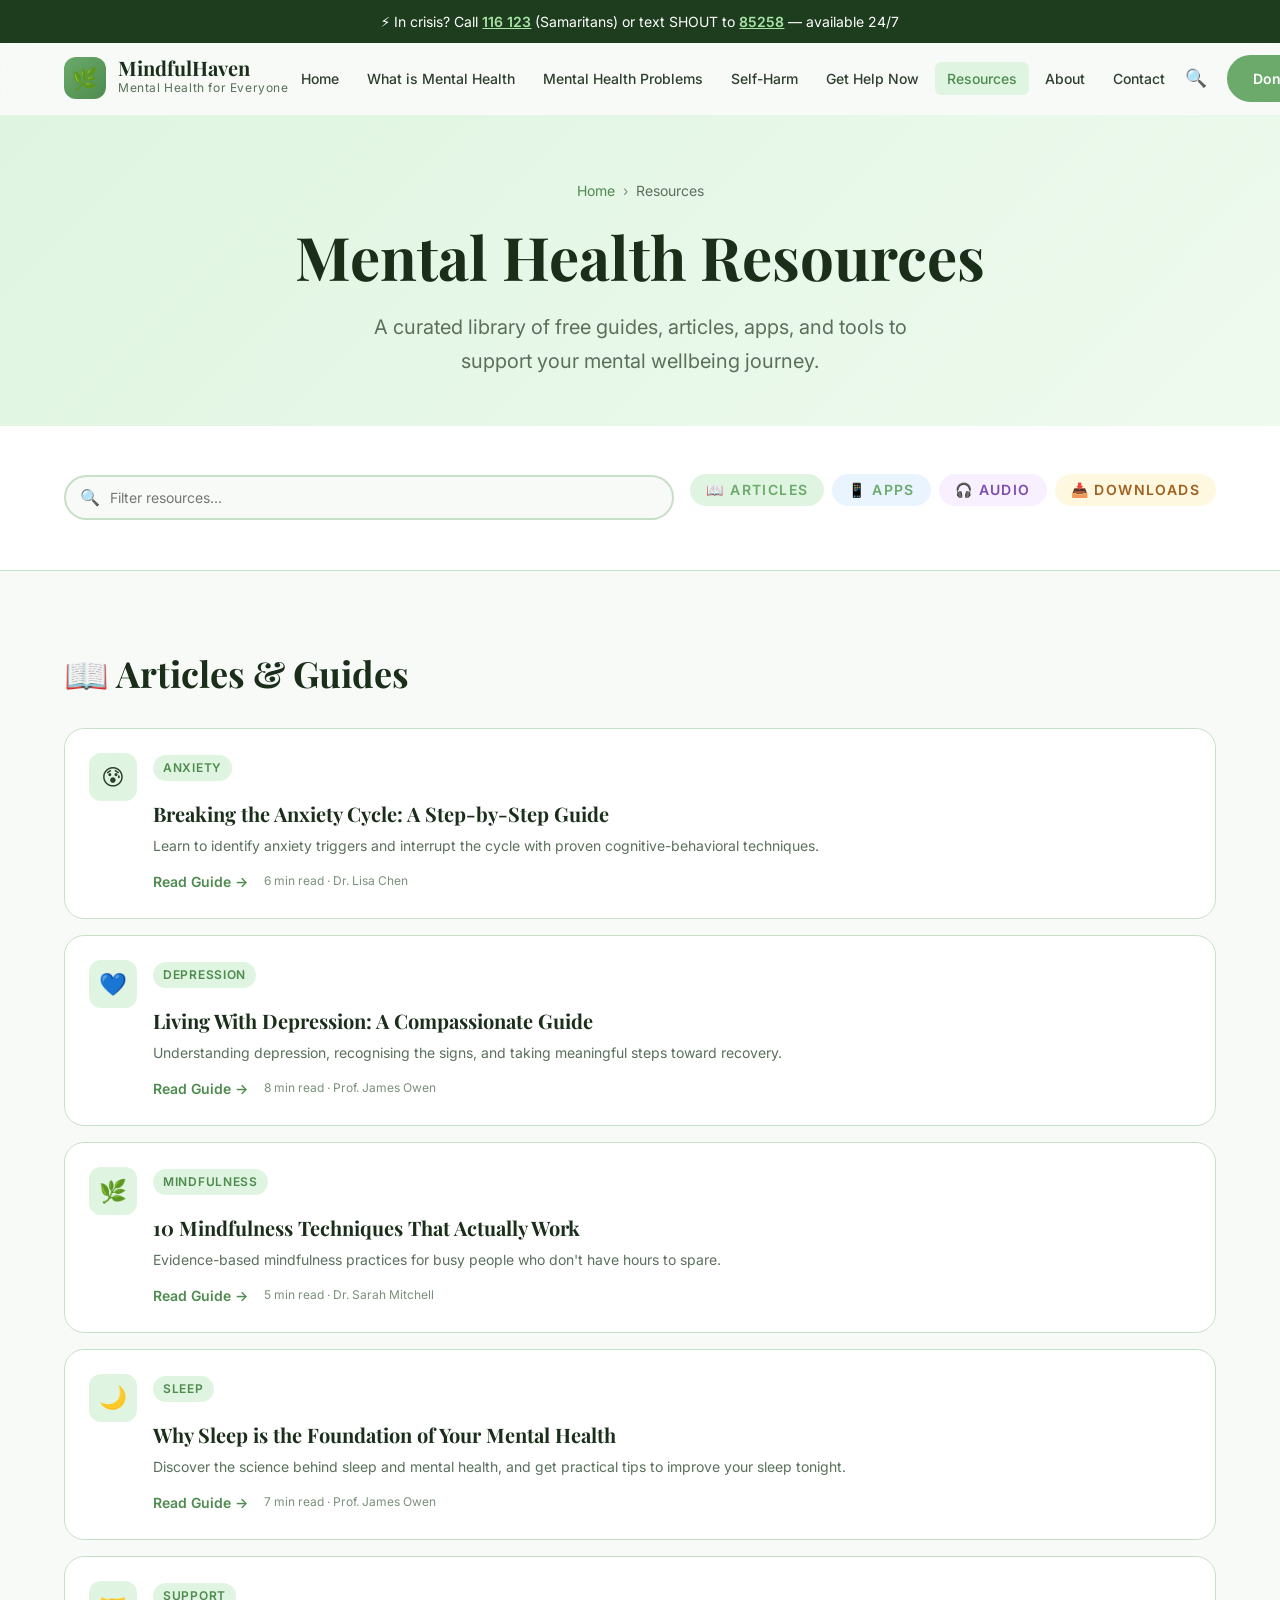
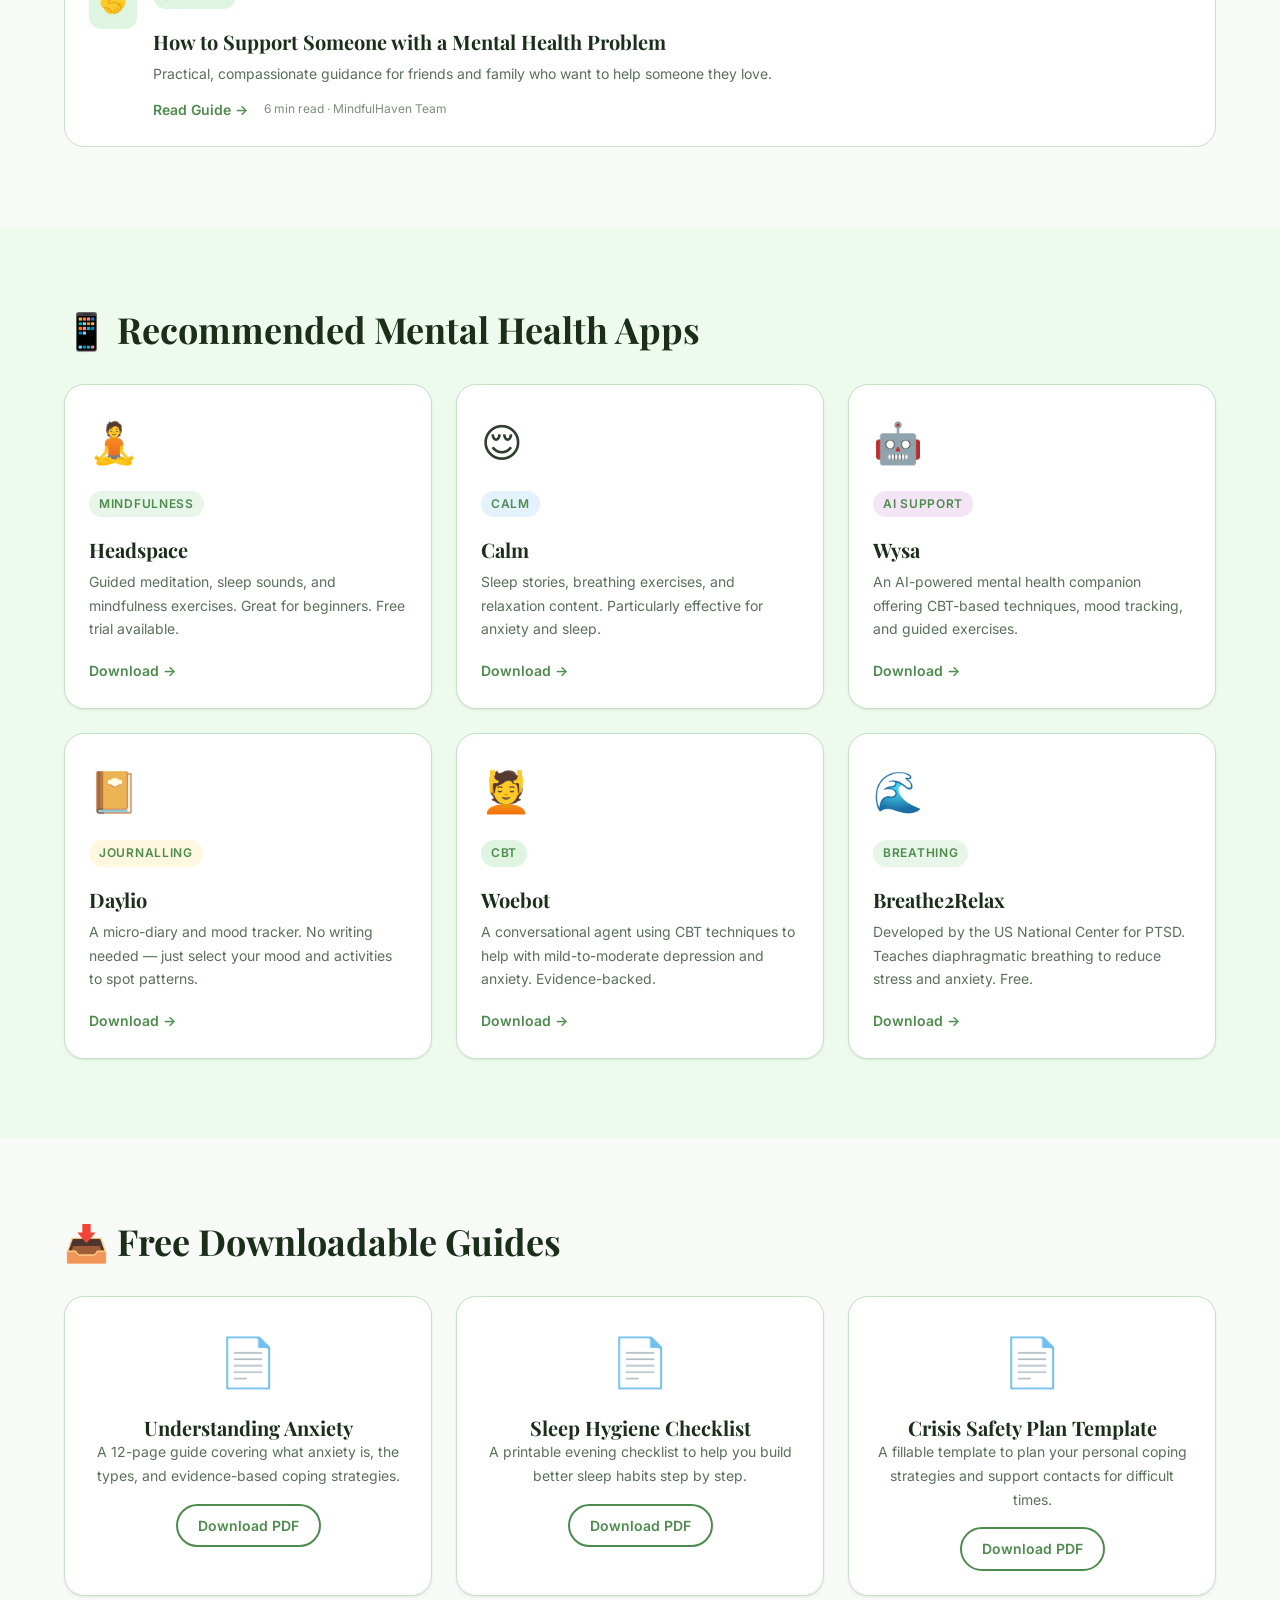
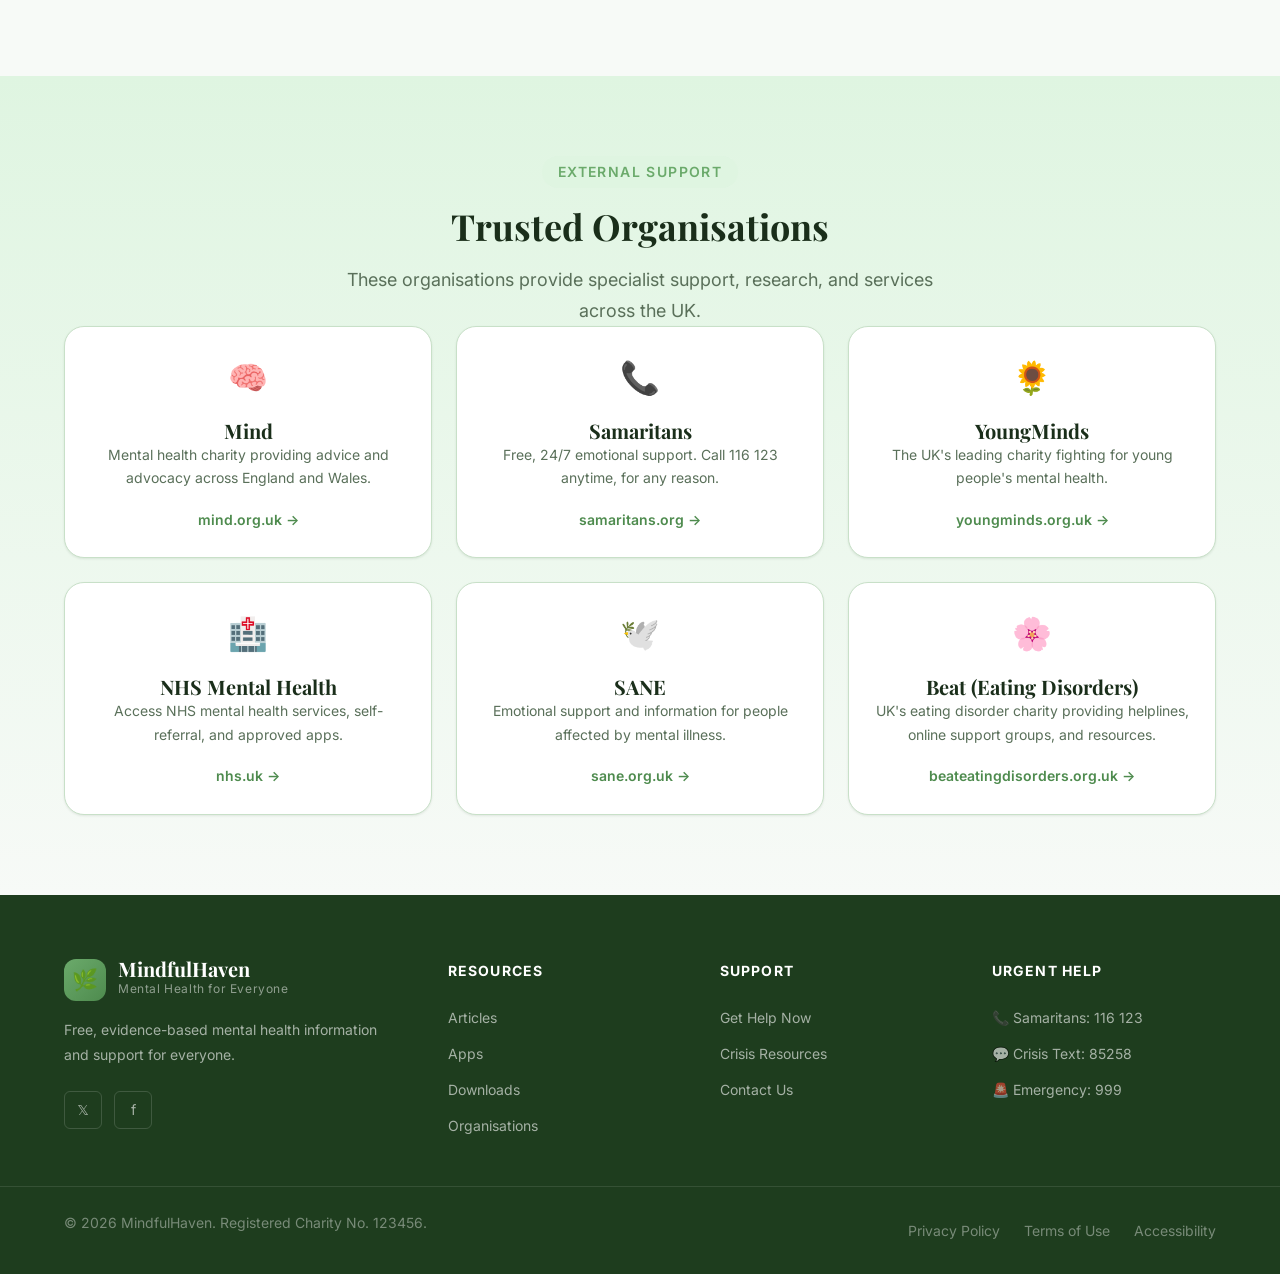
<file: pages/resources.html>
<!DOCTYPE html>
<html lang="en">
<head>
  <meta charset="UTF-8" />
  <meta name="viewport" content="width=device-width, initial-scale=1.0" />
  <meta name="description" content="Browse free mental health resources — articles, guides, apps, and tools to support your wellbeing. Searchable library from MindfulHaven." />
  <title>Resources — MindfulHaven</title>
  <link rel="stylesheet" href="../css/style.css" />
  <link rel="icon" href="data:image/svg+xml,<svg xmlns='http://www.w3.org/2000/svg' viewBox='0 0 100 100'><text y='.9em' font-size='90'>🌿</text></svg>" />
</head>
<body>

  <a href="#main-content" class="skip-link">Skip to main content</a>

  <div class="crisis-banner" role="alert">
    <p>⚡ In crisis? Call <a href="tel:116123">116 123</a> (Samaritans) or text SHOUT to <a href="sms:85258">85258</a> — available 24/7</p>
  </div>

  <header>
    <nav class="navbar" id="navbar" aria-label="Main navigation">
      <div class="container">
        <a href="../index.html" class="nav-logo" aria-label="MindfulHaven Home">
          <div class="nav-logo-icon" aria-hidden="true">🌿</div>
          <div><div class="nav-logo-text">MindfulHaven</div><div class="nav-logo-sub">Mental Health for Everyone</div></div>
        </a>
        <ul class="nav-links" role="list">
          <li><a href="../index.html">Home</a></li>
          <li><a href="what-is-mental-health.html">What is Mental Health</a></li>
          <li><a href="mental-health-problems.html">Mental Health Problems</a></li>
          <li><a href="self-harm.html">Self-Harm</a></li>
          <li><a href="get-help.html">Get Help Now</a></li>
          <li><a href="resources.html" class="active" aria-current="page">Resources</a></li>
          <li><a href="about.html">About</a></li>
          <li><a href="contact.html">Contact</a></li>
        </ul>
        <div class="nav-actions">
          <button class="nav-search-btn" id="searchBtn" aria-label="Open search">🔍</button>
          <a href="../index.html#donate" class="btn btn-donate btn-sm">Donate</a>
          <button class="hamburger" id="hamburger" aria-label="Toggle menu" aria-expanded="false" aria-controls="mobileMenu">
            <span></span><span></span><span></span>
          </button>
        </div>
      </div>
    </nav>
    <div class="mobile-menu" id="mobileMenu">
      <a href="../index.html">🏠 Home</a>
      <a href="what-is-mental-health.html">🧠 What is Mental Health</a>
      <a href="mental-health-problems.html">💙 Mental Health Problems</a>
      <a href="self-harm.html">🩹 Self-Harm</a>
      <a href="get-help.html">🆘 Get Help Now</a>
      <a href="resources.html">📚 Resources</a>
      <a href="about.html">ℹ️ About Us</a>
      <a href="contact.html">✉️ Contact</a>
    </div>
  </header>

  <div class="search-overlay" id="searchOverlay" role="dialog" aria-modal="true" aria-label="Search">
    <div class="search-box">
      <button class="search-close" id="searchClose" aria-label="Close search">✕</button>
      <h3>Search MindfulHaven</h3>
      <div class="search-input-wrap">
        <span class="search-icon" aria-hidden="true">🔍</span>
        <input type="search" id="searchInput" placeholder="Try 'anxiety', 'sleep', or 'depression'..." aria-label="Search" />
      </div>
      <div id="searchResults" style="margin-top:1rem;"></div>
    </div>
  </div>

  <main id="main-content">

    <section class="page-header">
      <div class="container">
        <nav class="breadcrumb" aria-label="Breadcrumb">
          <a href="../index.html">Home</a>
          <span class="breadcrumb-sep" aria-hidden="true">›</span>
          <span aria-current="page">Resources</span>
        </nav>
        <h1>Mental Health Resources</h1>
        <p>A curated library of free guides, articles, apps, and tools to support your mental wellbeing journey.</p>
      </div>
    </section>

    <!-- Filter / Search -->
    <section class="section-sm" style="background:var(--color-surface);border-bottom:1px solid var(--color-border);" aria-label="Filter resources">
      <div class="container">
        <div style="display:flex;gap:var(--space-4);flex-wrap:wrap;align-items:center;">
          <div class="search-input-wrap" style="flex:1;min-width:240px;">
            <span class="search-icon" aria-hidden="true">🔍</span>
            <input type="search" id="resourceSearch" placeholder="Filter resources..." aria-label="Filter resources" style="width:100%;padding:0.75rem 1rem 0.75rem 2.75rem;border:2px solid var(--color-border);border-radius:var(--radius-full);font-family:var(--font-body);font-size:var(--text-sm);background:var(--color-bg);outline:none;transition:border-color 0.3s;" />
          </div>
          <div style="display:flex;gap:var(--space-2);flex-wrap:wrap;">
            <span class="section-label" style="cursor:default;">📖 Articles</span>
            <span class="section-label" style="cursor:default;background:var(--color-accent2);">📱 Apps</span>
            <span class="section-label" style="cursor:default;background:#f8f0ff;color:#7c4daf;">🎧 Audio</span>
            <span class="section-label" style="cursor:default;background:#fff8e1;color:#a06020;">📥 Downloads</span>
          </div>
        </div>
      </div>
    </section>

    <!-- Articles -->
    <section class="section" aria-labelledby="articles-heading">
      <div class="container">
        <h2 id="articles-heading" style="margin-bottom:var(--space-8);">📖 Articles &amp; Guides</h2>
        <div style="display:flex;flex-direction:column;gap:var(--space-4);">
          <div class="resource-card resource-filterable fade-in">
            <div class="resource-icon" aria-hidden="true">😰</div>
            <div>
              <span class="article-tag">Anxiety</span>
              <h4 style="margin:var(--space-2) 0;">Breaking the Anxiety Cycle: A Step-by-Step Guide</h4>
              <p style="font-size:var(--text-sm);color:var(--color-text-muted);margin-bottom:var(--space-3);">Learn to identify anxiety triggers and interrupt the cycle with proven cognitive-behavioral techniques.</p>
              <div style="display:flex;align-items:center;gap:var(--space-4);">
                <a href="mental-health-problems.html#anxiety" class="topic-link">Read Guide →</a>
                <span style="font-size:var(--text-xs);color:var(--color-text-light);">6 min read · Dr. Lisa Chen</span>
              </div>
            </div>
          </div>
          <div class="resource-card resource-filterable fade-in">
            <div class="resource-icon" aria-hidden="true">💙</div>
            <div>
              <span class="article-tag">Depression</span>
              <h4 style="margin:var(--space-2) 0;">Living With Depression: A Compassionate Guide</h4>
              <p style="font-size:var(--text-sm);color:var(--color-text-muted);margin-bottom:var(--space-3);">Understanding depression, recognising the signs, and taking meaningful steps toward recovery.</p>
              <div style="display:flex;align-items:center;gap:var(--space-4);">
                <a href="mental-health-problems.html#depression" class="topic-link">Read Guide →</a>
                <span style="font-size:var(--text-xs);color:var(--color-text-light);">8 min read · Prof. James Owen</span>
              </div>
            </div>
          </div>
          <div class="resource-card resource-filterable fade-in">
            <div class="resource-icon" aria-hidden="true">🌿</div>
            <div>
              <span class="article-tag">Mindfulness</span>
              <h4 style="margin:var(--space-2) 0;">10 Mindfulness Techniques That Actually Work</h4>
              <p style="font-size:var(--text-sm);color:var(--color-text-muted);margin-bottom:var(--space-3);">Evidence-based mindfulness practices for busy people who don't have hours to spare.</p>
              <div style="display:flex;align-items:center;gap:var(--space-4);">
                <a href="#" class="topic-link">Read Guide →</a>
                <span style="font-size:var(--text-xs);color:var(--color-text-light);">5 min read · Dr. Sarah Mitchell</span>
              </div>
            </div>
          </div>
          <div class="resource-card resource-filterable fade-in">
            <div class="resource-icon" aria-hidden="true">🌙</div>
            <div>
              <span class="article-tag">Sleep</span>
              <h4 style="margin:var(--space-2) 0;">Why Sleep is the Foundation of Your Mental Health</h4>
              <p style="font-size:var(--text-sm);color:var(--color-text-muted);margin-bottom:var(--space-3);">Discover the science behind sleep and mental health, and get practical tips to improve your sleep tonight.</p>
              <div style="display:flex;align-items:center;gap:var(--space-4);">
                <a href="mental-health-problems.html#sleep" class="topic-link">Read Guide →</a>
                <span style="font-size:var(--text-xs);color:var(--color-text-light);">7 min read · Prof. James Owen</span>
              </div>
            </div>
          </div>
          <div class="resource-card resource-filterable fade-in">
            <div class="resource-icon" aria-hidden="true">🤝</div>
            <div>
              <span class="article-tag">Support</span>
              <h4 style="margin:var(--space-2) 0;">How to Support Someone with a Mental Health Problem</h4>
              <p style="font-size:var(--text-sm);color:var(--color-text-muted);margin-bottom:var(--space-3);">Practical, compassionate guidance for friends and family who want to help someone they love.</p>
              <div style="display:flex;align-items:center;gap:var(--space-4);">
                <a href="#" class="topic-link">Read Guide →</a>
                <span style="font-size:var(--text-xs);color:var(--color-text-light);">6 min read · MindfulHaven Team</span>
              </div>
            </div>
          </div>
        </div>
      </div>
    </section>

    <!-- Apps -->
    <section class="section" style="background:var(--color-bg2);" aria-labelledby="apps-heading">
      <div class="container">
        <h2 id="apps-heading" style="margin-bottom:var(--space-8);">📱 Recommended Mental Health Apps</h2>
        <div class="grid-3">
          <div class="card card-body fade-in resource-filterable">
            <div style="font-size:2.5rem;margin-bottom:var(--space-3);" aria-hidden="true">🧘</div>
            <span class="article-tag" style="background:#e8f5e9;">Mindfulness</span>
            <h4 style="margin:var(--space-2) 0;">Headspace</h4>
            <p style="font-size:var(--text-sm);color:var(--color-text-muted);">Guided meditation, sleep sounds, and mindfulness exercises. Great for beginners. Free trial available.</p>
            <a href="#" class="topic-link" aria-label="Learn about Headspace app">Download →</a>
          </div>
          <div class="card card-body fade-in fade-in-delay-1 resource-filterable">
            <div style="font-size:2.5rem;margin-bottom:var(--space-3);" aria-hidden="true">😌</div>
            <span class="article-tag" style="background:#e3f2fd;">Calm</span>
            <h4 style="margin:var(--space-2) 0;">Calm</h4>
            <p style="font-size:var(--text-sm);color:var(--color-text-muted);">Sleep stories, breathing exercises, and relaxation content. Particularly effective for anxiety and sleep.</p>
            <a href="#" class="topic-link" aria-label="Learn about Calm app">Download →</a>
          </div>
          <div class="card card-body fade-in fade-in-delay-2 resource-filterable">
            <div style="font-size:2.5rem;margin-bottom:var(--space-3);" aria-hidden="true">🤖</div>
            <span class="article-tag" style="background:#f3e5f5;">AI Support</span>
            <h4 style="margin:var(--space-2) 0;">Wysa</h4>
            <p style="font-size:var(--text-sm);color:var(--color-text-muted);">An AI-powered mental health companion offering CBT-based techniques, mood tracking, and guided exercises.</p>
            <a href="#" class="topic-link" aria-label="Learn about Wysa app">Download →</a>
          </div>
          <div class="card card-body fade-in resource-filterable">
            <div style="font-size:2.5rem;margin-bottom:var(--space-3);" aria-hidden="true">📔</div>
            <span class="article-tag" style="background:#fff8e1;">Journalling</span>
            <h4 style="margin:var(--space-2) 0;">Daylio</h4>
            <p style="font-size:var(--text-sm);color:var(--color-text-muted);">A micro-diary and mood tracker. No writing needed — just select your mood and activities to spot patterns.</p>
            <a href="#" class="topic-link" aria-label="Learn about Daylio app">Download →</a>
          </div>
          <div class="card card-body fade-in fade-in-delay-1 resource-filterable">
            <div style="font-size:2.5rem;margin-bottom:var(--space-3);" aria-hidden="true">💆</div>
            <span class="article-tag">CBT</span>
            <h4 style="margin:var(--space-2) 0;">Woebot</h4>
            <p style="font-size:var(--text-sm);color:var(--color-text-muted);">A conversational agent using CBT techniques to help with mild-to-moderate depression and anxiety. Evidence-backed.</p>
            <a href="#" class="topic-link" aria-label="Learn about Woebot app">Download →</a>
          </div>
          <div class="card card-body fade-in fade-in-delay-2 resource-filterable">
            <div style="font-size:2.5rem;margin-bottom:var(--space-3);" aria-hidden="true">🌊</div>
            <span class="article-tag" style="background:#e8f5e9;">Breathing</span>
            <h4 style="margin:var(--space-2) 0;">Breathe2Relax</h4>
            <p style="font-size:var(--text-sm);color:var(--color-text-muted);">Developed by the US National Center for PTSD. Teaches diaphragmatic breathing to reduce stress and anxiety. Free.</p>
            <a href="#" class="topic-link" aria-label="Learn about Breathe2Relax app">Download →</a>
          </div>
        </div>
      </div>
    </section>

    <!-- Downloads -->
    <section class="section" aria-labelledby="downloads-heading">
      <div class="container">
        <h2 id="downloads-heading" style="margin-bottom:var(--space-8);">📥 Free Downloadable Guides</h2>
        <div class="grid-3">
          <div class="card card-body fade-in resource-filterable" style="text-align:center;">
            <div style="font-size:3rem;margin-bottom:var(--space-3);" aria-hidden="true">📄</div>
            <h4>Understanding Anxiety</h4>
            <p style="font-size:var(--text-sm);color:var(--color-text-muted);">A 12-page guide covering what anxiety is, the types, and evidence-based coping strategies.</p>
            <a href="#" class="btn btn-outline btn-sm" aria-label="Download Understanding Anxiety PDF guide">Download PDF</a>
          </div>
          <div class="card card-body fade-in fade-in-delay-1 resource-filterable" style="text-align:center;">
            <div style="font-size:3rem;margin-bottom:var(--space-3);" aria-hidden="true">📄</div>
            <h4>Sleep Hygiene Checklist</h4>
            <p style="font-size:var(--text-sm);color:var(--color-text-muted);">A printable evening checklist to help you build better sleep habits step by step.</p>
            <a href="#" class="btn btn-outline btn-sm" aria-label="Download Sleep Hygiene Checklist PDF">Download PDF</a>
          </div>
          <div class="card card-body fade-in fade-in-delay-2 resource-filterable" style="text-align:center;">
            <div style="font-size:3rem;margin-bottom:var(--space-3);" aria-hidden="true">📄</div>
            <h4>Crisis Safety Plan Template</h4>
            <p style="font-size:var(--text-sm);color:var(--color-text-muted);">A fillable template to plan your personal coping strategies and support contacts for difficult times.</p>
            <a href="#" class="btn btn-outline btn-sm" aria-label="Download Crisis Safety Plan template PDF">Download PDF</a>
          </div>
        </div>
      </div>
    </section>

    <!-- External Organisations -->
    <section class="section" style="background:linear-gradient(180deg,var(--color-accent) 0%,var(--color-bg) 100%);" aria-labelledby="orgs-heading">
      <div class="container">
        <div class="text-center">
          <span class="section-label">External Support</span>
          <h2 id="orgs-heading" class="section-title">Trusted Organisations</h2>
          <p class="section-desc">These organisations provide specialist support, research, and services across the UK.</p>
        </div>
        <div class="grid-3">
          <div class="card card-body fade-in resource-filterable" style="text-align:center;">
            <div style="font-size:2rem;margin-bottom:var(--space-3);" aria-hidden="true">🧠</div>
            <h4>Mind</h4>
            <p style="font-size:var(--text-sm);color:var(--color-text-muted);">Mental health charity providing advice and advocacy across England and Wales.</p>
            <a href="https://www.mind.org.uk" target="_blank" rel="noopener" class="topic-link" aria-label="Visit Mind website (opens in new tab)">mind.org.uk →</a>
          </div>
          <div class="card card-body fade-in fade-in-delay-1 resource-filterable" style="text-align:center;">
            <div style="font-size:2rem;margin-bottom:var(--space-3);" aria-hidden="true">📞</div>
            <h4>Samaritans</h4>
            <p style="font-size:var(--text-sm);color:var(--color-text-muted);">Free, 24/7 emotional support. Call 116 123 anytime, for any reason.</p>
            <a href="https://www.samaritans.org" target="_blank" rel="noopener" class="topic-link" aria-label="Visit Samaritans website (opens in new tab)">samaritans.org →</a>
          </div>
          <div class="card card-body fade-in fade-in-delay-2 resource-filterable" style="text-align:center;">
            <div style="font-size:2rem;margin-bottom:var(--space-3);" aria-hidden="true">🌻</div>
            <h4>YoungMinds</h4>
            <p style="font-size:var(--text-sm);color:var(--color-text-muted);">The UK's leading charity fighting for young people's mental health.</p>
            <a href="https://www.youngminds.org.uk" target="_blank" rel="noopener" class="topic-link" aria-label="Visit YoungMinds website (opens in new tab)">youngminds.org.uk →</a>
          </div>
          <div class="card card-body fade-in resource-filterable" style="text-align:center;">
            <div style="font-size:2rem;margin-bottom:var(--space-3);" aria-hidden="true">🏥</div>
            <h4>NHS Mental Health</h4>
            <p style="font-size:var(--text-sm);color:var(--color-text-muted);">Access NHS mental health services, self-referral, and approved apps.</p>
            <a href="https://www.nhs.uk/mental-health/" target="_blank" rel="noopener" class="topic-link" aria-label="Visit NHS mental health page (opens in new tab)">nhs.uk →</a>
          </div>
          <div class="card card-body fade-in fade-in-delay-1 resource-filterable" style="text-align:center;">
            <div style="font-size:2rem;margin-bottom:var(--space-3);" aria-hidden="true">🕊️</div>
            <h4>SANE</h4>
            <p style="font-size:var(--text-sm);color:var(--color-text-muted);">Emotional support and information for people affected by mental illness.</p>
            <a href="https://www.sane.org.uk" target="_blank" rel="noopener" class="topic-link" aria-label="Visit SANE website (opens in new tab)">sane.org.uk →</a>
          </div>
          <div class="card card-body fade-in fade-in-delay-2 resource-filterable" style="text-align:center;">
            <div style="font-size:2rem;margin-bottom:var(--space-3);" aria-hidden="true">🌸</div>
            <h4>Beat (Eating Disorders)</h4>
            <p style="font-size:var(--text-sm);color:var(--color-text-muted);">UK's eating disorder charity providing helplines, online support groups, and resources.</p>
            <a href="https://www.beateatingdisorders.org.uk" target="_blank" rel="noopener" class="topic-link" aria-label="Visit Beat websit (opens in new tab)">beateatingdisorders.org.uk →</a>
          </div>
        </div>
      </div>
    </section>

  </main>

  <footer class="site-footer" role="contentinfo">
    <div class="footer-top">
      <div class="container">
        <div class="footer-grid">
          <div class="footer-brand">
            <a href="../index.html" class="nav-logo"><div class="nav-logo-icon" aria-hidden="true">🌿</div><div><div class="nav-logo-text">MindfulHaven</div><div class="nav-logo-sub">Mental Health for Everyone</div></div></a>
            <p class="footer-desc">Free, evidence-based mental health information and support for everyone.</p>
            <div class="footer-social" aria-label="Social media links"><a href="#" class="social-icon" aria-label="Twitter">𝕏</a><a href="#" class="social-icon" aria-label="Facebook">f</a></div>
          </div>
          <div class="footer-col"><div class="footer-col-title">Resources</div><ul class="footer-links"><li><a href="#">Articles</a></li><li><a href="#">Apps</a></li><li><a href="#">Downloads</a></li><li><a href="#">Organisations</a></li></ul></div>
          <div class="footer-col"><div class="footer-col-title">Support</div><ul class="footer-links"><li><a href="get-help.html">Get Help Now</a></li><li><a href="get-help.html#crisis">Crisis Resources</a></li><li><a href="contact.html">Contact Us</a></li></ul></div>
          <div class="footer-col"><div class="footer-col-title">Urgent Help</div><ul class="footer-links"><li><a href="tel:116123">📞 Samaritans: 116 123</a></li><li><a href="sms:85258">💬 Crisis Text: 85258</a></li><li><a href="tel:999">🚨 Emergency: 999</a></li></ul></div>
        </div>
      </div>
    </div>
    <div class="container"><div class="footer-bottom"><p>© 2026 MindfulHaven. Registered Charity No. 123456.</p><nav class="footer-bottom-links" aria-label="Footer legal links"><a href="#">Privacy Policy</a><a href="#">Terms of Use</a><a href="#">Accessibility</a></nav></div></div>
  </footer>

  <button class="scroll-top" id="scrollTop" aria-label="Scroll to top">↑</button>
  <script src="../js/main.js"></script>
</body>
</html>
</file>
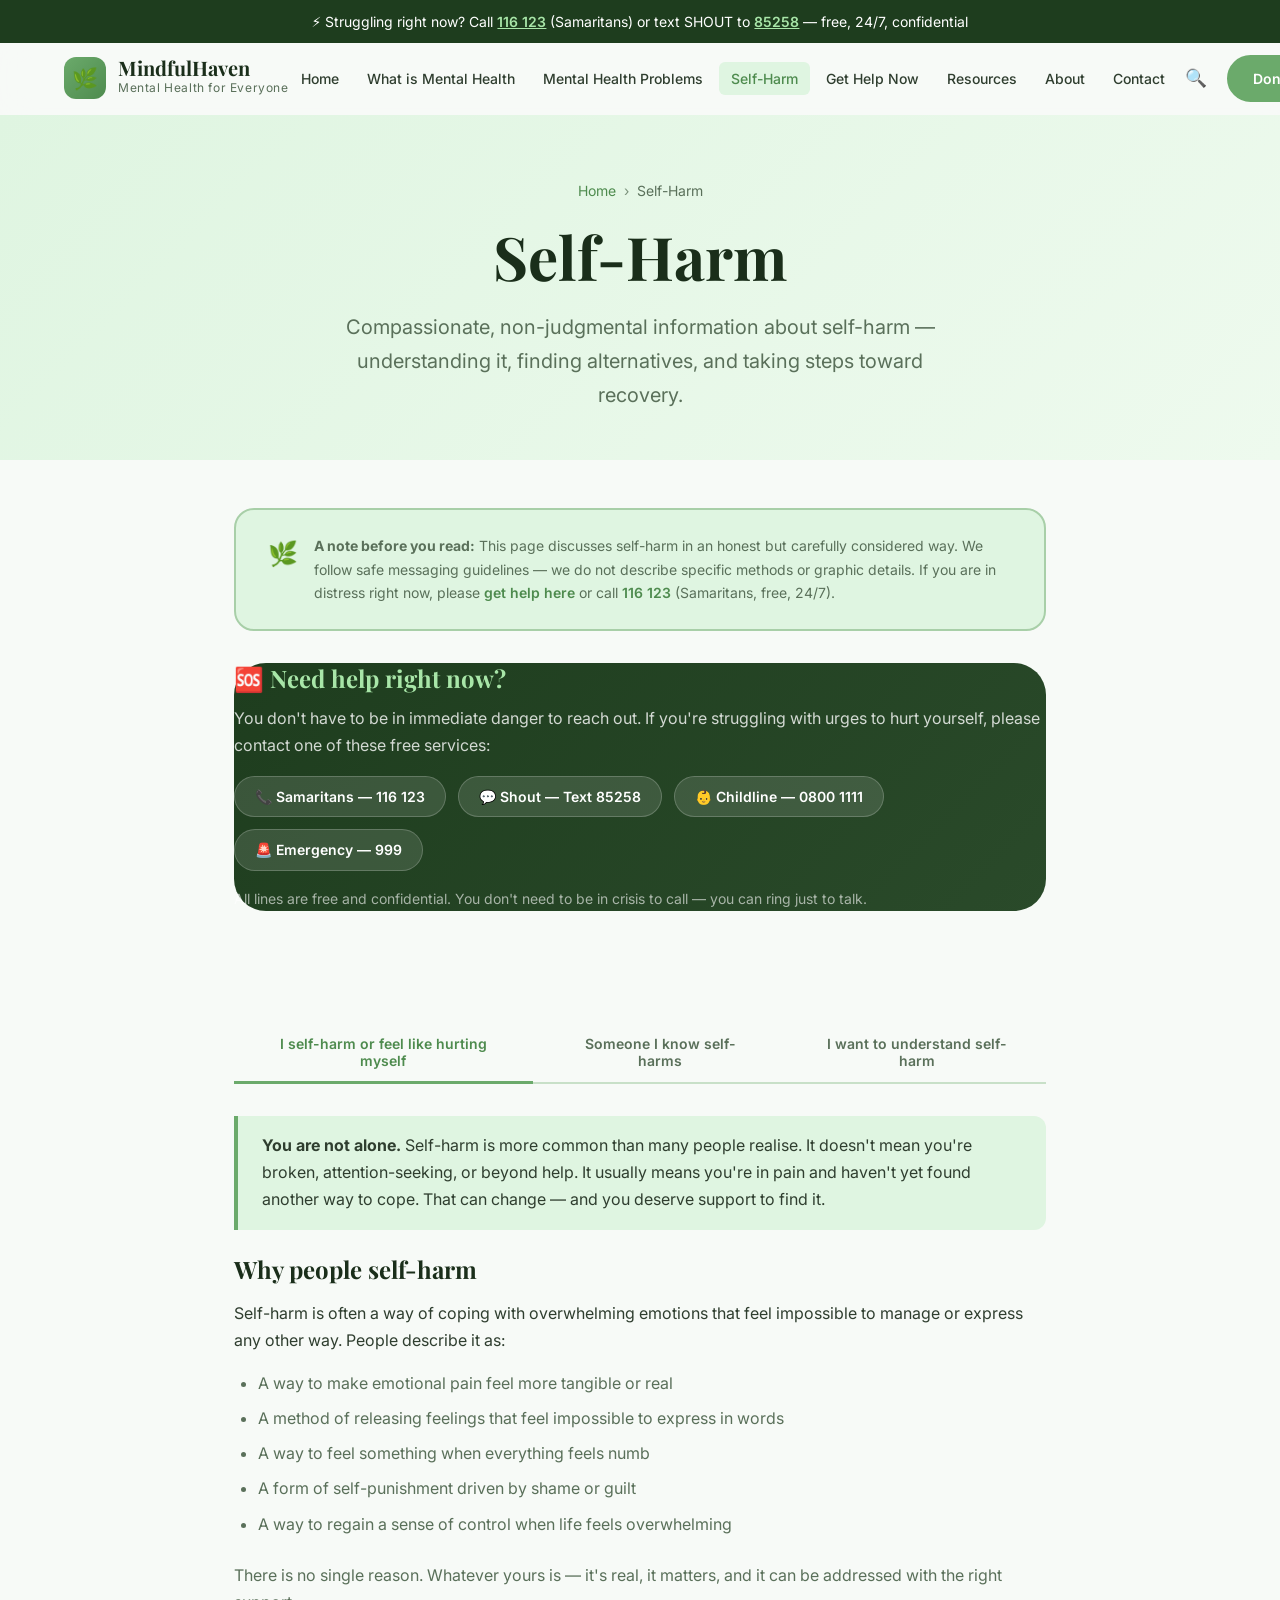
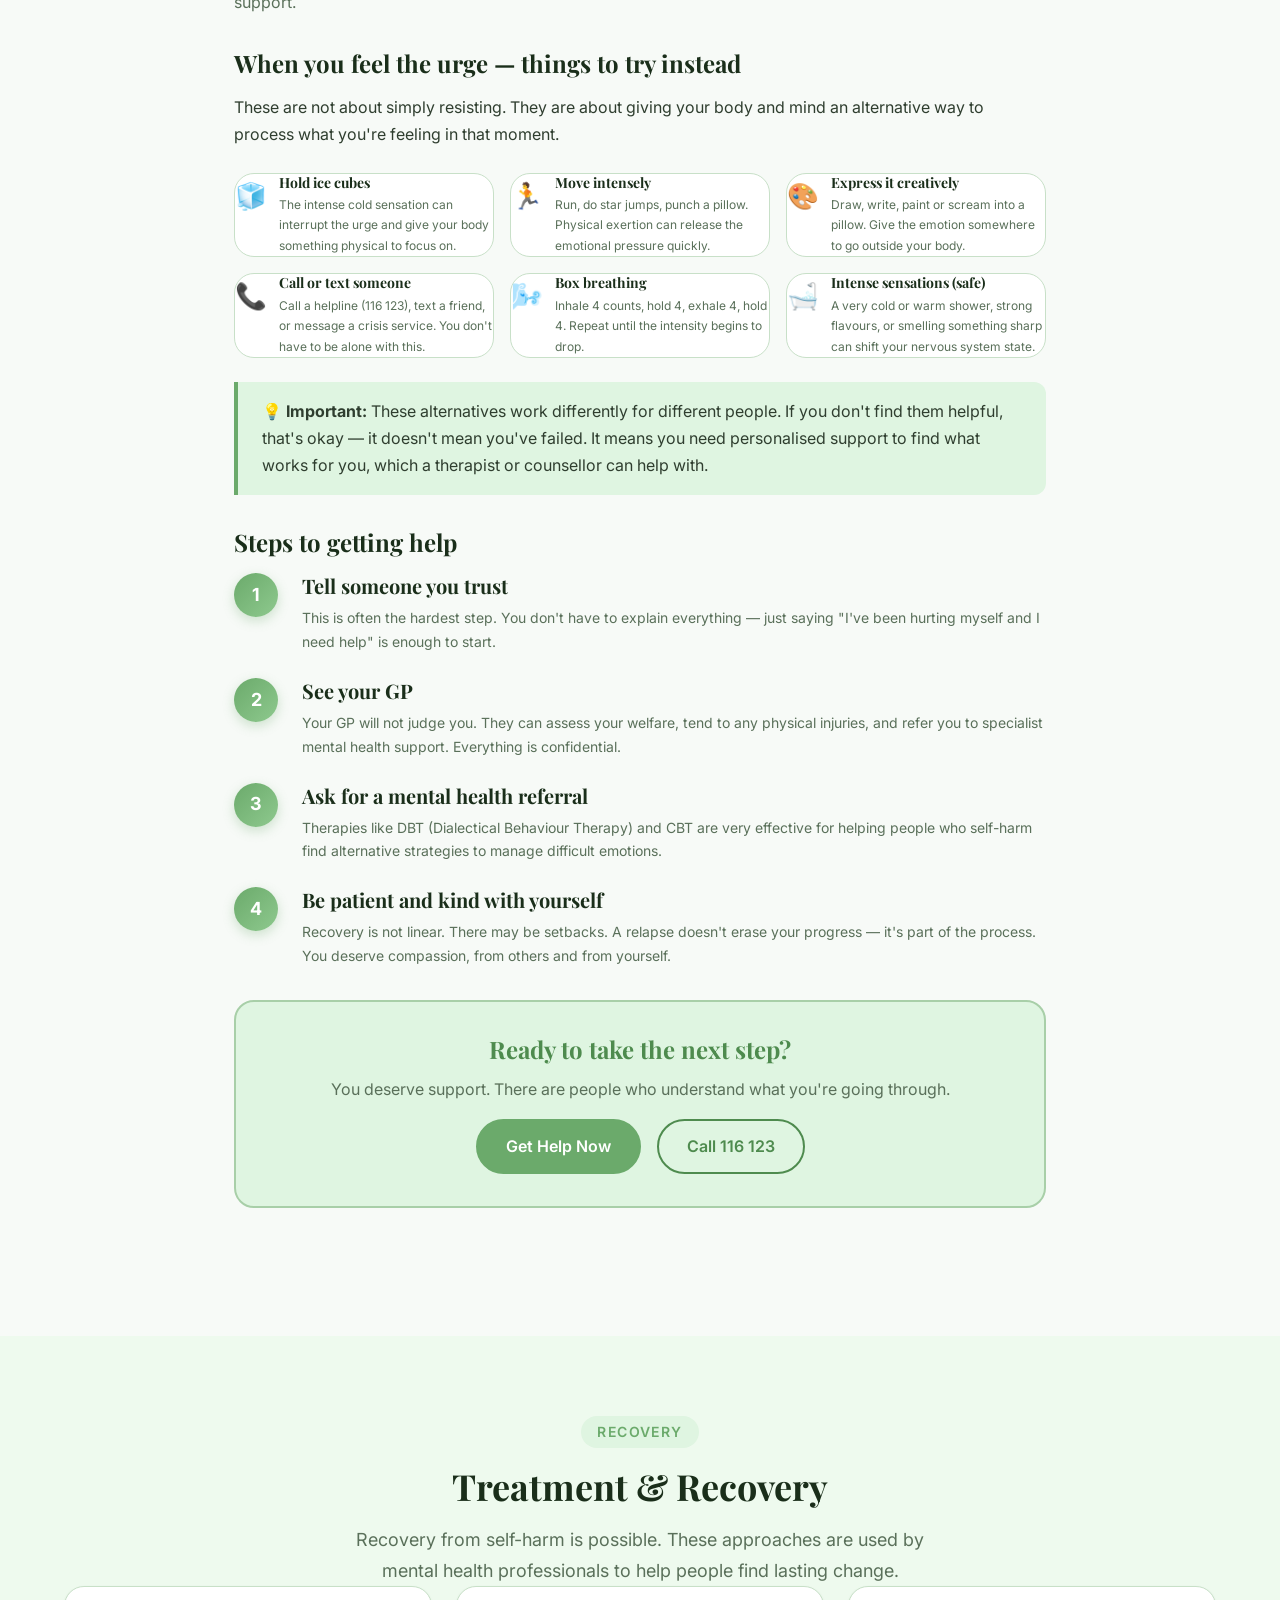
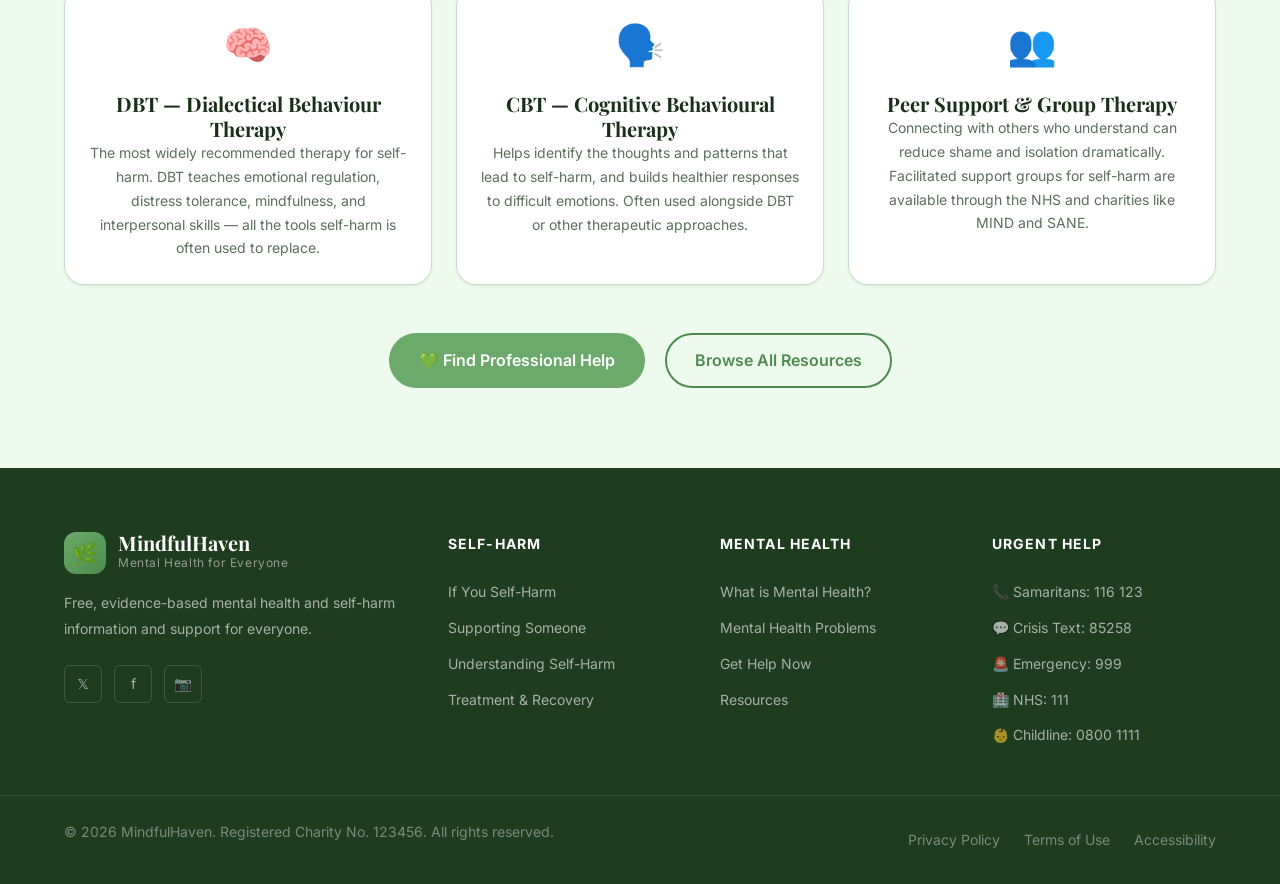
<file: pages/self-harm.html>
<!DOCTYPE html>
<html lang="en">
<head>
  <meta charset="UTF-8" />
  <meta name="viewport" content="width=device-width, initial-scale=1.0" />
  <meta name="description" content="Compassionate, non-judgmental information about self-harm — what it is, why it happens, and how to find support. MindfulHaven." />
  <title>Self-Harm — Information, Support &amp; Recovery | MindfulHaven</title>
  <link rel="stylesheet" href="../css/style.css" />
  <link rel="icon" href="data:image/svg+xml,<svg xmlns='http://www.w3.org/2000/svg' viewBox='0 0 100 100'><text y='.9em' font-size='90'>🌿</text></svg>" />
  <style>
    .sh-safe-note {
      background: var(--color-accent);
      border: 2px solid var(--color-secondary);
      border-radius: var(--radius-lg);
      padding: var(--space-6) var(--space-8);
      margin-bottom: var(--space-8);
      font-size: var(--text-sm);
      color: var(--color-text-muted);
      display: flex;
      gap: var(--space-4);
      align-items: flex-start;
    }
    .sh-safe-note-icon { font-size: 1.5rem; flex-shrink: 0; }
    .sh-crisis-top {
      background: linear-gradient(135deg, #1E3D1E, #2A4A2A);
      border-radius: var(--radius-xl);
      padding: var(--space-8) var(--space-10);
      color: #fff;
      margin-bottom: var(--space-12);
    }
    .sh-crisis-top h3 { color: #a8e6a8; margin-bottom: var(--space-3); }
    .sh-crisis-top p  { color: rgba(255,255,255,0.8); margin-bottom: var(--space-4); }
    .sh-crisis-numbers {
      display: flex;
      flex-wrap: wrap;
      gap: var(--space-3);
      margin-bottom: var(--space-4);
    }
    .sh-crisis-pill {
      background: rgba(255,255,255,0.12);
      border: 1px solid rgba(255,255,255,0.2);
      border-radius: var(--radius-full);
      padding: 0.5rem 1.25rem;
      font-size: var(--text-sm);
      font-weight: 600;
      color: #fff;
      text-decoration: none;
      transition: background 0.2s;
    }
    .sh-crisis-pill:hover { background: rgba(255,255,255,0.22); color: #fff; }
    .alternatives-grid {
      display: grid;
      grid-template-columns: repeat(auto-fit, minmax(220px, 1fr));
      gap: var(--space-4);
      margin: var(--space-6) 0;
    }
    .alt-card {
      background: var(--color-surface);
      border: 1px solid var(--color-border);
      border-radius: var(--radius-lg);
      padding: var(--space-5);
      display: flex;
      align-items: flex-start;
      gap: var(--space-3);
      transition: all var(--transition);
    }
    .alt-card:hover {
      border-color: var(--color-secondary);
      background: var(--color-accent);
      transform: translateY(-3px);
      box-shadow: var(--shadow-sm);
    }
    .alt-icon {
      font-size: 1.6rem;
      flex-shrink: 0;
    }
    .alt-card h5 { font-size: var(--text-sm); margin-bottom: 4px; color: var(--color-heading); }
    .alt-card p  { font-size: var(--text-xs); color: var(--color-text-muted); margin: 0; }
    .tab-group {
      display: flex;
      border-bottom: 2px solid var(--color-border);
      margin-bottom: var(--space-8);
      gap: var(--space-2);
    }
    .tab-btn {
      padding: 0.75rem 1.5rem;
      background: none;
      border: none;
      border-bottom: 3px solid transparent;
      margin-bottom: -2px;
      font-family: var(--font-body);
      font-size: var(--text-sm);
      font-weight: 600;
      color: var(--color-text-muted);
      cursor: pointer;
      border-radius: var(--radius-sm) var(--radius-sm) 0 0;
      transition: all var(--transition);
    }
    .tab-btn:hover { color: var(--color-primary-dark); background: var(--color-accent); }
    .tab-btn.active { color: var(--color-primary-dark); border-bottom-color: var(--color-primary); }
    .tab-panel { display: none; }
    .tab-panel.active { display: block; }
    @media (max-width: 768px) {
      .sh-crisis-top { padding: var(--space-6); }
      .sh-safe-note { flex-direction: column; }
    }
  </style>
</head>
<body>

  <a href="#main-content" class="skip-link">Skip to main content</a>

  <div class="crisis-banner" role="alert" aria-live="assertive">
    <p>⚡ Struggling right now? Call <a href="tel:116123">116 123</a> (Samaritans) or text SHOUT to <a href="sms:85258">85258</a> — free, 24/7, confidential</p>
  </div>

  <header>
    <nav class="navbar" id="navbar" aria-label="Main navigation">
      <div class="container">
        <a href="../index.html" class="nav-logo" aria-label="MindfulHaven Home">
          <div class="nav-logo-icon" aria-hidden="true">🌿</div>
          <div><div class="nav-logo-text">MindfulHaven</div><div class="nav-logo-sub">Mental Health for Everyone</div></div>
        </a>
        <ul class="nav-links" role="list">
          <li><a href="../index.html">Home</a></li>
          <li><a href="what-is-mental-health.html">What is Mental Health</a></li>
          <li><a href="mental-health-problems.html">Mental Health Problems</a></li>
          <li><a href="self-harm.html" class="active" aria-current="page">Self-Harm</a></li>
          <li><a href="get-help.html">Get Help Now</a></li>
          <li><a href="resources.html">Resources</a></li>
          <li><a href="about.html">About</a></li>
          <li><a href="contact.html">Contact</a></li>
        </ul>
        <div class="nav-actions">
          <button class="nav-search-btn" id="searchBtn" aria-label="Open search">🔍</button>
          <a href="../index.html#donate" class="btn btn-donate btn-sm">Donate</a>
          <button class="hamburger" id="hamburger" aria-label="Toggle menu" aria-expanded="false" aria-controls="mobileMenu">
            <span></span><span></span><span></span>
          </button>
        </div>
      </div>
    </nav>
    <div class="mobile-menu" id="mobileMenu">
      <a href="../index.html">🏠 Home</a>
      <a href="what-is-mental-health.html">🧠 What is Mental Health</a>
      <a href="mental-health-problems.html">💙 Mental Health Problems</a>
      <a href="self-harm.html">🩹 Self-Harm</a>
      <a href="get-help.html">🆘 Get Help Now</a>
      <a href="resources.html">📚 Resources</a>
      <a href="about.html">ℹ️ About Us</a>
      <a href="contact.html">✉️ Contact</a>
    </div>
  </header>

  <div class="search-overlay" id="searchOverlay" role="dialog" aria-modal="true" aria-label="Search">
    <div class="search-box">
      <button class="search-close" id="searchClose" aria-label="Close search">✕</button>
      <h3>Search MindfulHaven</h3>
      <div class="search-input-wrap">
        <span class="search-icon" aria-hidden="true">🔍</span>
        <input type="search" id="searchInput" placeholder="Try 'self-harm', 'anxiety', or 'depression'..." aria-label="Search" />
      </div>
      <div id="searchResults" style="margin-top:1rem;"></div>
    </div>
  </div>

  <main id="main-content">

    <!-- Page Header -->
    <section class="page-header">
      <div class="container">
        <nav class="breadcrumb" aria-label="Breadcrumb">
          <a href="../index.html">Home</a>
          <span class="breadcrumb-sep" aria-hidden="true">›</span>
          <span aria-current="page">Self-Harm</span>
        </nav>
        <h1>Self-Harm</h1>
        <p>Compassionate, non-judgmental information about self-harm — understanding it, finding alternatives, and taking steps toward recovery.</p>
      </div>
    </section>

    <!-- Safe Messaging Note -->
    <section class="section-sm" aria-label="Content note">
      <div class="container" style="max-width: 860px;">
        <div class="sh-safe-note" role="note">
          <div class="sh-safe-note-icon" aria-hidden="true">🌿</div>
          <div>
            <strong>A note before you read:</strong> This page discusses self-harm in an honest but carefully considered way. We follow safe messaging guidelines —
            we do not describe specific methods or graphic details. If you are in distress right now, please
            <a href="get-help.html" style="color:var(--color-primary-dark); font-weight:600;">get help here</a> or call
            <a href="tel:116123" style="color:var(--color-primary-dark); font-weight:600;">116 123</a> (Samaritans, free, 24/7).
          </div>
        </div>

        <!-- Always-visible crisis box -->
        <div class="sh-crisis-top" role="complementary" aria-label="Crisis support numbers">
          <h3>🆘 Need help right now?</h3>
          <p>You don't have to be in immediate danger to reach out. If you're struggling with urges to hurt yourself, please contact one of these free services:</p>
          <div class="sh-crisis-numbers">
            <a href="tel:116123" class="sh-crisis-pill">📞 Samaritans — 116 123</a>
            <a href="sms:85258" class="sh-crisis-pill">💬 Shout — Text 85258</a>
            <a href="tel:08001111" class="sh-crisis-pill">👶 Childline — 0800 1111</a>
            <a href="tel:999" class="sh-crisis-pill">🚨 Emergency — 999</a>
          </div>
          <p style="font-size:var(--text-sm); color:rgba(255,255,255,0.6); margin:0;">All lines are free and confidential. You don't need to be in crisis to call — you can ring just to talk.</p>
        </div>
      </div>
    </section>

    <!-- Tabs: For Me / For Someone Else -->
    <section class="section" style="padding-top: var(--space-4);" aria-labelledby="tabs-heading">
      <div class="container" style="max-width: 860px;">
        <h2 id="tabs-heading" class="sr-only">Self-Harm Information</h2>
        <div class="tab-group" role="tablist" aria-label="Choose your perspective">
          <button class="tab-btn active" role="tab" aria-selected="true" aria-controls="tab-me" id="btn-me">I self-harm or feel like hurting myself</button>
          <button class="tab-btn" role="tab" aria-selected="false" aria-controls="tab-other" id="btn-other">Someone I know self-harms</button>
          <button class="tab-btn" role="tab" aria-selected="false" aria-controls="tab-info" id="btn-info">I want to understand self-harm</button>
        </div>

        <!-- Tab: For Me -->
        <div id="tab-me" class="tab-panel active" role="tabpanel" aria-labelledby="btn-me">
          <div class="fade-in">
            <div class="highlight-box" style="margin-bottom:var(--space-6);">
              <p>
                <strong>You are not alone.</strong> Self-harm is more common than many people realise. It doesn't mean you're
                broken, attention-seeking, or beyond help. It usually means you're in pain and haven't yet found another way to cope.
                That can change — and you deserve support to find it.
              </p>
            </div>

            <h3 style="margin-bottom:var(--space-4);">Why people self-harm</h3>
            <p>Self-harm is often a way of coping with overwhelming emotions that feel impossible to manage or express any other way. People describe it as:</p>
            <ul style="padding-left:var(--space-6);display:flex;flex-direction:column;gap:var(--space-2);margin-bottom:var(--space-6);list-style:disc;">
              <li style="color:var(--color-text-muted);">A way to make emotional pain feel more tangible or real</li>
              <li style="color:var(--color-text-muted);">A method of releasing feelings that feel impossible to express in words</li>
              <li style="color:var(--color-text-muted);">A way to feel something when everything feels numb</li>
              <li style="color:var(--color-text-muted);">A form of self-punishment driven by shame or guilt</li>
              <li style="color:var(--color-text-muted);">A way to regain a sense of control when life feels overwhelming</li>
            </ul>
            <p style="color:var(--color-text-muted);">
              There is no single reason. Whatever yours is — it's real, it matters, and it can be addressed with the right support.
            </p>

            <h3 style="margin:var(--space-8) 0 var(--space-4);">When you feel the urge — things to try instead</h3>
            <p>These are not about simply resisting. They are about giving your body and mind an alternative way to process what you're feeling in that moment.</p>

            <div class="alternatives-grid">
              <div class="alt-card">
                <div class="alt-icon" aria-hidden="true">🧊</div>
                <div>
                  <h5>Hold ice cubes</h5>
                  <p>The intense cold sensation can interrupt the urge and give your body something physical to focus on.</p>
                </div>
              </div>
              <div class="alt-card">
                <div class="alt-icon" aria-hidden="true">🏃</div>
                <div>
                  <h5>Move intensely</h5>
                  <p>Run, do star jumps, punch a pillow. Physical exertion can release the emotional pressure quickly.</p>
                </div>
              </div>
              <div class="alt-card">
                <div class="alt-icon" aria-hidden="true">🎨</div>
                <div>
                  <h5>Express it creatively</h5>
                  <p>Draw, write, paint or scream into a pillow. Give the emotion somewhere to go outside your body.</p>
                </div>
              </div>
              <div class="alt-card">
                <div class="alt-icon" aria-hidden="true">📞</div>
                <div>
                  <h5>Call or text someone</h5>
                  <p>Call a helpline (116 123), text a friend, or message a crisis service. You don't have to be alone with this.</p>
                </div>
              </div>
              <div class="alt-card">
                <div class="alt-icon" aria-hidden="true">🌬️</div>
                <div>
                  <h5>Box breathing</h5>
                  <p>Inhale 4 counts, hold 4, exhale 4, hold 4. Repeat until the intensity begins to drop.</p>
                </div>
              </div>
              <div class="alt-card">
                <div class="alt-icon" aria-hidden="true">🛁</div>
                <div>
                  <h5>Intense sensations (safe)</h5>
                  <p>A very cold or warm shower, strong flavours, or smelling something sharp can shift your nervous system state.</p>
                </div>
              </div>
            </div>

            <div class="highlight-box" style="margin:var(--space-6) 0;">
              <p>
                <strong>💡 Important:</strong> These alternatives work differently for different people. If you don't find them helpful, that's okay —
                it doesn't mean you've failed. It means you need personalised support to find what works for you,
                which a therapist or counsellor can help with.
              </p>
            </div>

            <h3 style="margin:var(--space-8) 0 var(--space-4);">Steps to getting help</h3>
            <div class="step-guide">
              <div class="step-item">
                <div class="step-num" aria-hidden="true">1</div>
                <div class="step-content">
                  <h4>Tell someone you trust</h4>
                  <p>This is often the hardest step. You don't have to explain everything — just saying "I've been hurting myself and I need help" is enough to start.</p>
                </div>
              </div>
              <div class="step-item">
                <div class="step-num" aria-hidden="true">2</div>
                <div class="step-content">
                  <h4>See your GP</h4>
                  <p>Your GP will not judge you. They can assess your welfare, tend to any physical injuries, and refer you to specialist mental health support. Everything is confidential.</p>
                </div>
              </div>
              <div class="step-item">
                <div class="step-num" aria-hidden="true">3</div>
                <div class="step-content">
                  <h4>Ask for a mental health referral</h4>
                  <p>Therapies like DBT (Dialectical Behaviour Therapy) and CBT are very effective for helping people who self-harm find alternative strategies to manage difficult emotions.</p>
                </div>
              </div>
              <div class="step-item">
                <div class="step-num" aria-hidden="true">4</div>
                <div class="step-content">
                  <h4>Be patient and kind with yourself</h4>
                  <p>Recovery is not linear. There may be setbacks. A relapse doesn't erase your progress — it's part of the process. You deserve compassion, from others and from yourself.</p>
                </div>
              </div>
            </div>

            <div class="crisis-cta" style="margin-top:var(--space-8);background:var(--color-accent);border-color:var(--color-secondary);">
              <h3 style="color:var(--color-primary-dark);">Ready to take the next step?</h3>
              <p style="color:var(--color-text-muted);">You deserve support. There are people who understand what you're going through.</p>
              <div style="display:flex;gap:1rem;justify-content:center;flex-wrap:wrap;">
                <a href="get-help.html" class="btn btn-primary">Get Help Now</a>
                <a href="tel:116123" class="btn btn-outline">Call 116 123</a>
              </div>
            </div>
          </div>
        </div>

        <!-- Tab: Supporting Someone -->
        <div id="tab-other" class="tab-panel" role="tabpanel" aria-labelledby="btn-other">
          <div class="fade-in">
            <div class="highlight-box" style="margin-bottom:var(--space-6);">
              <p>
                <strong>What you're feeling is valid too.</strong> Discovering that someone you care about self-harms can feel shocking, frightening,
                and overwhelming. You may not know what to say or do. This section is here to help.
              </p>
            </div>

            <div class="grid-2" style="gap:var(--space-8); margin-bottom: var(--space-10);">
              <div>
                <h3 style="margin-bottom:var(--space-4);color:var(--color-primary-dark);">✅ Things that can help</h3>
                <div class="step-guide">
                  <div class="step-item">
                    <div class="step-num" aria-hidden="true">✓</div>
                    <div class="step-content">
                      <h4>Stay calm and listen</h4>
                      <p>Your reaction in the first moment matters enormously. Try not to panic or show disgust — respond with warmth and openness above all else.</p>
                    </div>
                  </div>
                  <div class="step-item">
                    <div class="step-num" aria-hidden="true">✓</div>
                    <div class="step-content">
                      <h4>Ask open questions</h4>
                      <p>"How long have you been feeling this way?" or "What's been going on for you?" gives them space to share at their own pace.</p>
                    </div>
                  </div>
                  <div class="step-item">
                    <div class="step-num" aria-hidden="true">✓</div>
                    <div class="step-content">
                      <h4>Believe and validate them</h4>
                      <p>Trust what they share. Say "Thank you for telling me — that must have taken courage." Don't minimise or compare their pain.</p>
                    </div>
                  </div>
                  <div class="step-item">
                    <div class="step-num" aria-hidden="true">✓</div>
                    <div class="step-content">
                      <h4>Gently encourage professional help</h4>
                      <p>Offer to help them see a GP, accompany them to an appointment, or look into options together. Don't force — support.</p>
                    </div>
                  </div>
                  <div class="step-item">
                    <div class="step-num" aria-hidden="true">✓</div>
                    <div class="step-content">
                      <h4>Look after yourself too</h4>
                      <p>Supporting someone through this is emotionally demanding. Speak to a professional or support group yourself if you need it.</p>
                    </div>
                  </div>
                </div>
              </div>
              <div>
                <h3 style="margin-bottom:var(--space-4);color:var(--color-crisis);">⚠️ Things to avoid</h3>
                <div class="step-guide">
                  <div class="step-item">
                    <div class="step-num" style="background:linear-gradient(135deg,#e8a0a0,#c97070);" aria-hidden="true">✗</div>
                    <div class="step-content">
                      <h4>Don't react with anger or disgust</h4>
                      <p>Even if you feel frightened, a harsh reaction may cause them to shut down and stop seeking help altogether.</p>
                    </div>
                  </div>
                  <div class="step-item">
                    <div class="step-num" style="background:linear-gradient(135deg,#e8a0a0,#c97070);" aria-hidden="true">✗</div>
                    <div class="step-content">
                      <h4>Don't dismiss or minimise</h4>
                      <p>Saying "it's just a phase" or "others have it worse" invalidates their pain and damages trust quickly.</p>
                    </div>
                  </div>
                  <div class="step-item">
                    <div class="step-num" style="background:linear-gradient(135deg,#e8a0a0,#c97070);" aria-hidden="true">✗</div>
                    <div class="step-content">
                      <h4>Don't make promises you can't keep</h4>
                      <p>If they ask you to keep it secret, say honestly: "I care too much about you to promise that if I think you're in danger."</p>
                    </div>
                  </div>
                  <div class="step-item">
                    <div class="step-num" style="background:linear-gradient(135deg,#e8a0a0,#c97070);" aria-hidden="true">✗</div>
                    <div class="step-content">
                      <h4>Don't try to fix it alone</h4>
                      <p>You are not their therapist. Your role is to be present and supportive, and to help connect them with professional care.</p>
                    </div>
                  </div>
                </div>
              </div>
            </div>

            <div class="helpline-card" style="flex-wrap:wrap; margin-bottom:var(--space-8);">
              <div class="helpline-icon" aria-hidden="true">📞</div>
              <div>
                <h4>Support for concerned family and friends</h4>
                <p>You can call Samaritans (116 123) yourself if you're struggling to cope with worry about someone. They support those concerned about others, not just those in crisis themselves.</p>
              </div>
              <a href="tel:116123" class="btn btn-outline btn-sm" style="margin-left:auto;">Call Now</a>
            </div>

            <div class="card card-green card-body">
              <h4 style="margin-bottom:var(--space-3);">🚨 When to act immediately</h4>
              <p style="font-size:var(--text-sm);color:var(--color-text-muted);">
                If someone has injured themselves severely, is unconscious, or has taken an overdose —
                <strong>call 999 immediately.</strong> In this situation, their physical safety comes first.
                You can stay with them and keep them calm while waiting for help.
              </p>
            </div>
          </div>
        </div>

        <!-- Tab: Understanding Self-Harm -->
        <div id="tab-info" class="tab-panel" role="tabpanel" aria-labelledby="btn-info">
          <div class="fade-in">
            <h3 style="margin-bottom:var(--space-4);">What is self-harm?</h3>
            <p>
              Self-harm is when someone deliberately hurts themselves as a way of coping with emotional pain, distress, or difficult feelings.
              It is <strong>not</strong> usually about wanting to die — it is most often a coping mechanism to manage overwhelming emotions.
            </p>
            <p style="color:var(--color-text-muted);">
              Self-harm affects people of all ages, genders, and backgrounds. It is estimated that around 1 in 12 young people in the UK self-harm.
              It is more common than many people realise, and the shame associated with it often prevents people from seeking help.
            </p>

            <h3 style="margin:var(--space-8) 0 var(--space-4);">Common signs someone may be self-harming</h3>
            <p style="color:var(--color-text-muted);margin-bottom:var(--space-4);">
              These signs do not confirm self-harm, but may be reasons to gently start a conversation:
            </p>
            <div class="grid-2" style="gap:var(--space-4);margin-bottom:var(--space-8);">
              <div class="card card-body" style="padding:var(--space-5);">
                <h5 style="margin-bottom:var(--space-3);color:var(--color-heading);">Physical signs</h5>
                <ul style="list-style:disc;padding-left:var(--space-4);display:flex;flex-direction:column;gap:var(--space-2);">
                  <li style="font-size:var(--text-sm);color:var(--color-text-muted);">Unexplained cuts, burns, or bruises</li>
                  <li style="font-size:var(--text-sm);color:var(--color-text-muted);">Wearing long sleeves or trousers in warm weather</li>
                  <li style="font-size:var(--text-sm);color:var(--color-text-muted);">Reluctance to show certain areas of the body</li>
                  <li style="font-size:var(--text-sm);color:var(--color-text-muted);">Spending long periods alone in rooms</li>
                </ul>
              </div>
              <div class="card card-body" style="padding:var(--space-5);">
                <h5 style="margin-bottom:var(--space-3);color:var(--color-heading);">Emotional &amp; behavioural signs</h5>
                <ul style="list-style:disc;padding-left:var(--space-4);display:flex;flex-direction:column;gap:var(--space-2);">
                  <li style="font-size:var(--text-sm);color:var(--color-text-muted);">Extreme mood swings or emotional numbness</li>
                  <li style="font-size:var(--text-sm);color:var(--color-text-muted);">Social withdrawal from friends and family</li>
                  <li style="font-size:var(--text-sm);color:var(--color-text-muted);">Expressions of worthlessness or self-loathing</li>
                  <li style="font-size:var(--text-sm);color:var(--color-text-muted);">Giving away possessions or saying goodbyes</li>
                </ul>
              </div>
            </div>

            <h3 style="margin-bottom:var(--space-4);">The link between self-harm and mental health</h3>
            <p>Self-harm often co-occurs with other mental health conditions, including:</p>
            <div style="display:flex;flex-wrap:wrap;gap:var(--space-3);margin-bottom:var(--space-6);">
              <span class="section-label" style="cursor:default;">Depression</span>
              <span class="section-label" style="cursor:default;">Anxiety</span>
              <span class="section-label" style="cursor:default;">PTSD</span>
              <span class="section-label" style="cursor:default;">Eating Disorders</span>
              <span class="section-label" style="cursor:default;">Borderline Personality Disorder</span>
              <span class="section-label" style="cursor:default;">Trauma</span>
            </div>
            <p style="color:var(--color-text-muted);">
              This means that treating the underlying mental health condition — through therapy, medication, and support — is often central to helping someone stop self-harming.
              Recovery is absolutely possible with the right support.
            </p>

            <h3 style="margin:var(--space-8) 0 var(--space-4);">Frequently asked questions</h3>
            <div data-accordion-group>
              <div class="accordion-item">
                <button class="accordion-header" aria-expanded="false">
                  Is self-harm the same as a suicide attempt?
                  <span class="accordion-icon" aria-hidden="true">+</span>
                </button>
                <div class="accordion-body">
                  <p>Not usually. Most self-harm is a way of coping with emotional pain, not an attempt to die. However, self-harm does increase the risk of suicide over time, which is why early intervention and support are so important. Someone who self-harms should always be taken seriously and offered appropriate support.</p>
                </div>
              </div>
              <div class="accordion-item">
                <button class="accordion-header" aria-expanded="false">
                  Does self-harm only happen in young people?
                  <span class="accordion-icon" aria-hidden="true">+</span>
                </button>
                <div class="accordion-body">
                  <p>No. While self-harm is more commonly reported among young people, it affects adults of all ages too. Older adults may be less likely to be identified or supported, but they deserve the same level of care and compassion.</p>
                </div>
              </div>
              <div class="accordion-item">
                <button class="accordion-header" aria-expanded="false">
                  Is self-harm attention-seeking?
                  <span class="accordion-icon" aria-hidden="true">+</span>
                </button>
                <div class="accordion-body">
                  <p>This is a harmful myth. Even if someone does express their pain in a visible way, that is a sign they need support — not something to judge. Most people who self-harm go to great lengths to hide it. The phrase "attention-seeking" is outdated and dismissive. The right response is always compassion and help.</p>
                </div>
              </div>
              <div class="accordion-item">
                <button class="accordion-header" aria-expanded="false">
                  Can someone recover from self-harm?
                  <span class="accordion-icon" aria-hidden="true">+</span>
                </button>
                <div class="accordion-body">
                  <p>Yes — absolutely. With the right support, most people are able to reduce and stop self-harming. Therapies like DBT (Dialectical Behaviour Therapy) are specifically designed to help people build better emotional regulation skills. Recovery takes time, but it is real and achievable.</p>
                </div>
              </div>
              <div class="accordion-item">
                <button class="accordion-header" aria-expanded="false">
                  Should I tell someone if I know a friend is self-harming?
                  <span class="accordion-icon" aria-hidden="true">+</span>
                </button>
                <div class="accordion-body">
                  <p>If you are seriously concerned about someone's safety, it is often right to involve a trusted adult or professional — even if your friend asked you not to. You can phrase it as: "I'm sharing this because I care about them." If someone is in immediate danger, always call 999. Your friend may be angry at first, but keeping them safe is what matters most.</p>
                </div>
              </div>
            </div>
          </div>
        </div>
      </div>
    </section>

    <!-- Treatment -->
    <section class="section" style="background:var(--color-bg2);" aria-labelledby="treatment-heading">
      <div class="container">
        <div class="text-center">
          <span class="section-label">Recovery</span>
          <h2 id="treatment-heading" class="section-title">Treatment &amp; Recovery</h2>
          <p class="section-desc">Recovery from self-harm is possible. These approaches are used by mental health professionals to help people find lasting change.</p>
        </div>
        <div class="grid-3">
          <div class="card card-body fade-in" style="text-align:center;">
            <div style="font-size:2.5rem;margin-bottom:var(--space-3);" aria-hidden="true">🧠</div>
            <h4>DBT — Dialectical Behaviour Therapy</h4>
            <p style="font-size:var(--text-sm);color:var(--color-text-muted);">
              The most widely recommended therapy for self-harm. DBT teaches emotional regulation, distress tolerance, mindfulness, and interpersonal skills — all the tools self-harm is often used to replace.
            </p>
          </div>
          <div class="card card-body fade-in fade-in-delay-1" style="text-align:center;">
            <div style="font-size:2.5rem;margin-bottom:var(--space-3);" aria-hidden="true">🗣️</div>
            <h4>CBT — Cognitive Behavioural Therapy</h4>
            <p style="font-size:var(--text-sm);color:var(--color-text-muted);">
              Helps identify the thoughts and patterns that lead to self-harm, and builds healthier responses to difficult emotions. Often used alongside DBT or other therapeutic approaches.
            </p>
          </div>
          <div class="card card-body fade-in fade-in-delay-2" style="text-align:center;">
            <div style="font-size:2.5rem;margin-bottom:var(--space-3);" aria-hidden="true">👥</div>
            <h4>Peer Support &amp; Group Therapy</h4>
            <p style="font-size:var(--text-sm);color:var(--color-text-muted);">
              Connecting with others who understand can reduce shame and isolation dramatically. Facilitated support groups for self-harm are available through the NHS and charities like MIND and SANE.
            </p>
          </div>
        </div>

        <div style="margin-top:var(--space-12);text-align:center;">
          <a href="get-help.html" class="btn btn-primary" style="margin-right:var(--space-4);">💚 Find Professional Help</a>
          <a href="resources.html" class="btn btn-outline">Browse All Resources</a>
        </div>
      </div>
    </section>

  </main>

  <footer class="site-footer" role="contentinfo">
    <div class="footer-top">
      <div class="container">
        <div class="footer-grid">
          <div class="footer-brand">
            <a href="../index.html" class="nav-logo"><div class="nav-logo-icon" aria-hidden="true">🌿</div><div><div class="nav-logo-text">MindfulHaven</div><div class="nav-logo-sub">Mental Health for Everyone</div></div></a>
            <p class="footer-desc">Free, evidence-based mental health and self-harm information and support for everyone.</p>
            <div class="footer-social" aria-label="Social media links">
              <a href="#" class="social-icon" aria-label="Twitter">𝕏</a>
              <a href="#" class="social-icon" aria-label="Facebook">f</a>
              <a href="#" class="social-icon" aria-label="Instagram">📷</a>
            </div>
          </div>
          <div class="footer-col">
            <div class="footer-col-title">Self-Harm</div>
            <ul class="footer-links">
              <li><a href="#tab-me">If You Self-Harm</a></li>
              <li><a href="#tab-other">Supporting Someone</a></li>
              <li><a href="#tab-info">Understanding Self-Harm</a></li>
              <li><a href="#treatment-heading">Treatment &amp; Recovery</a></li>
            </ul>
          </div>
          <div class="footer-col">
            <div class="footer-col-title">Mental Health</div>
            <ul class="footer-links">
              <li><a href="what-is-mental-health.html">What is Mental Health?</a></li>
              <li><a href="mental-health-problems.html">Mental Health Problems</a></li>
              <li><a href="get-help.html">Get Help Now</a></li>
              <li><a href="resources.html">Resources</a></li>
            </ul>
          </div>
          <div class="footer-col">
            <div class="footer-col-title">Urgent Help</div>
            <ul class="footer-links">
              <li><a href="tel:116123">📞 Samaritans: 116 123</a></li>
              <li><a href="sms:85258">💬 Crisis Text: 85258</a></li>
              <li><a href="tel:999">🚨 Emergency: 999</a></li>
              <li><a href="tel:111">🏥 NHS: 111</a></li>
              <li><a href="tel:08001111">👶 Childline: 0800 1111</a></li>
            </ul>
          </div>
        </div>
      </div>
    </div>
    <div class="container">
      <div class="footer-bottom">
        <p>© 2026 MindfulHaven. Registered Charity No. 123456. All rights reserved.</p>
        <nav class="footer-bottom-links" aria-label="Footer legal links">
          <a href="#">Privacy Policy</a>
          <a href="#">Terms of Use</a>
          <a href="#">Accessibility</a>
        </nav>
      </div>
    </div>
  </footer>

  <button class="scroll-top" id="scrollTop" aria-label="Scroll to top">↑</button>
  <script src="../js/main.js"></script>
  <script>
    // Tab switching for self-harm page
    (function() {
      const tabs = document.querySelectorAll('.tab-btn');
      const panels = document.querySelectorAll('.tab-panel');
      tabs.forEach(btn => {
        btn.addEventListener('click', () => {
          tabs.forEach(t => { t.classList.remove('active'); t.setAttribute('aria-selected','false'); });
          panels.forEach(p => p.classList.remove('active'));
          btn.classList.add('active');
          btn.setAttribute('aria-selected','true');
          document.getElementById(btn.getAttribute('aria-controls')).classList.add('active');
        });
      });
    })();
  </script>
</body>
</html>
</file>
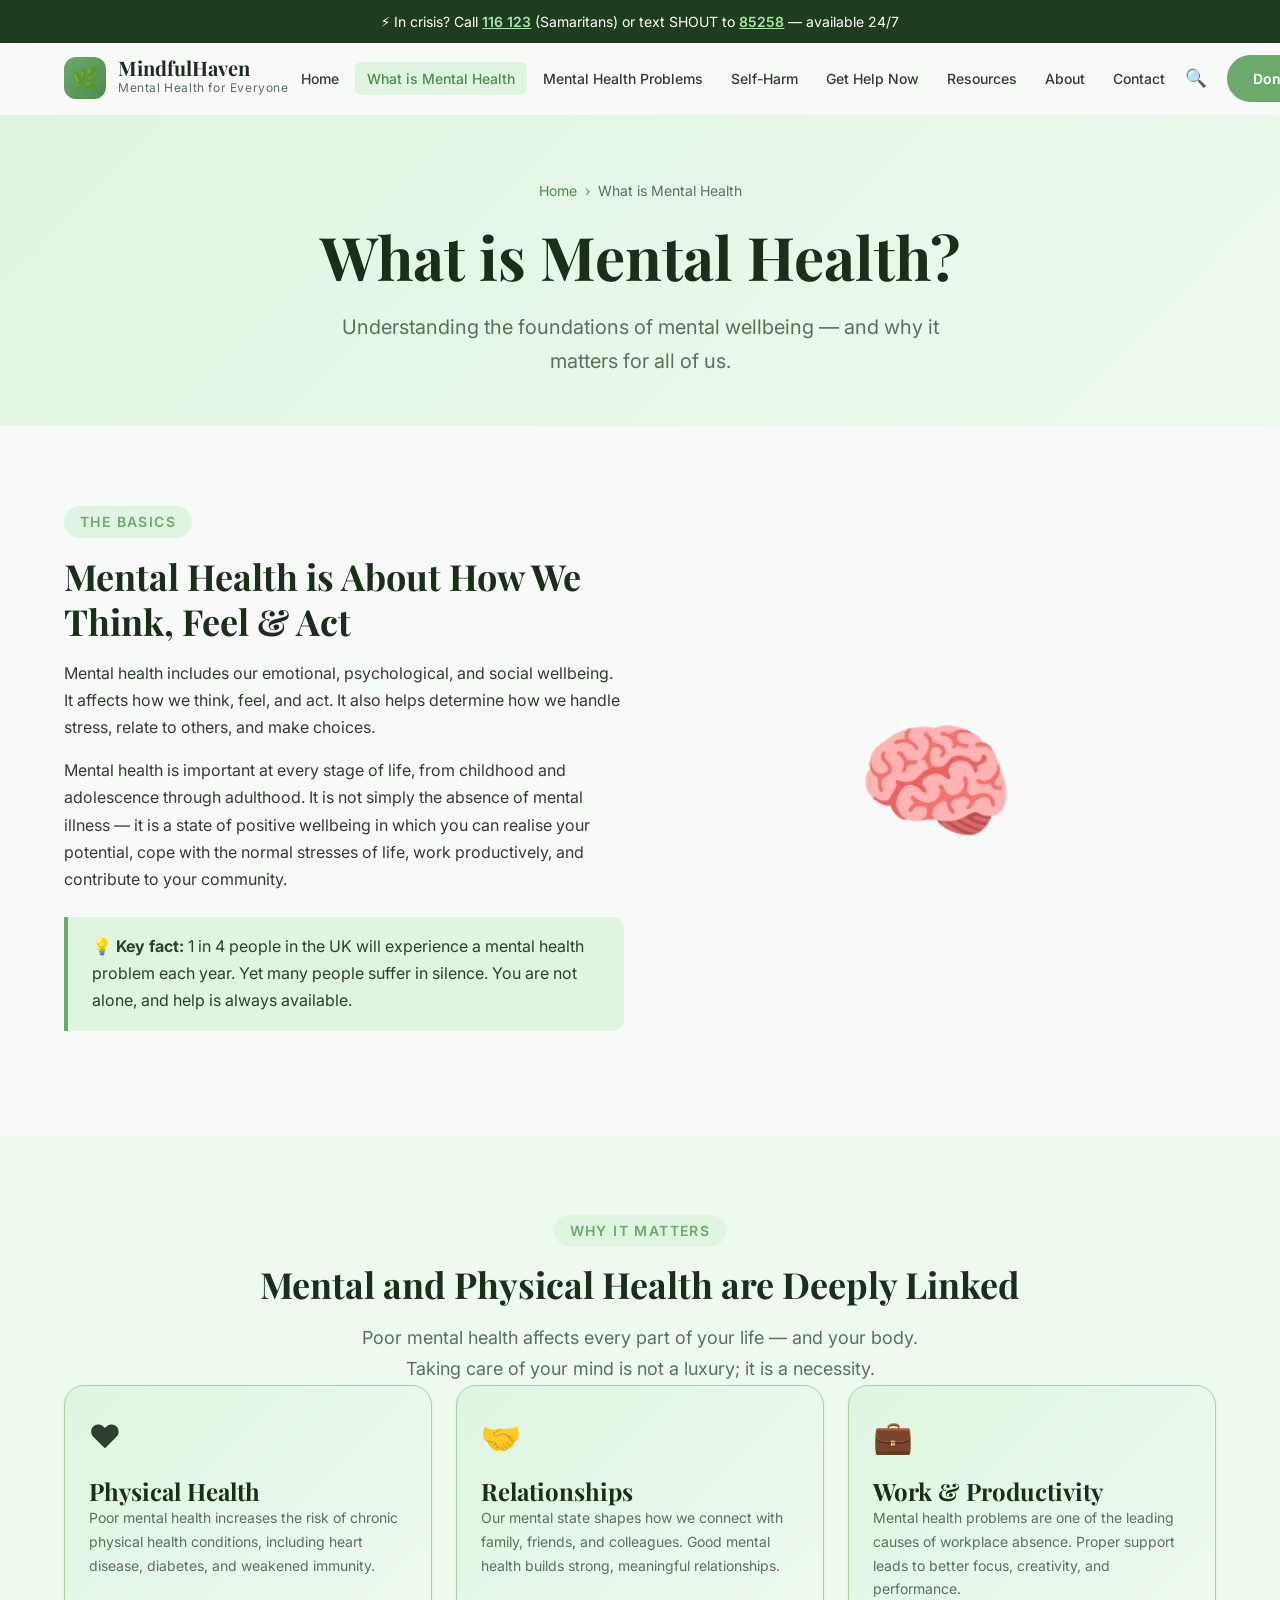
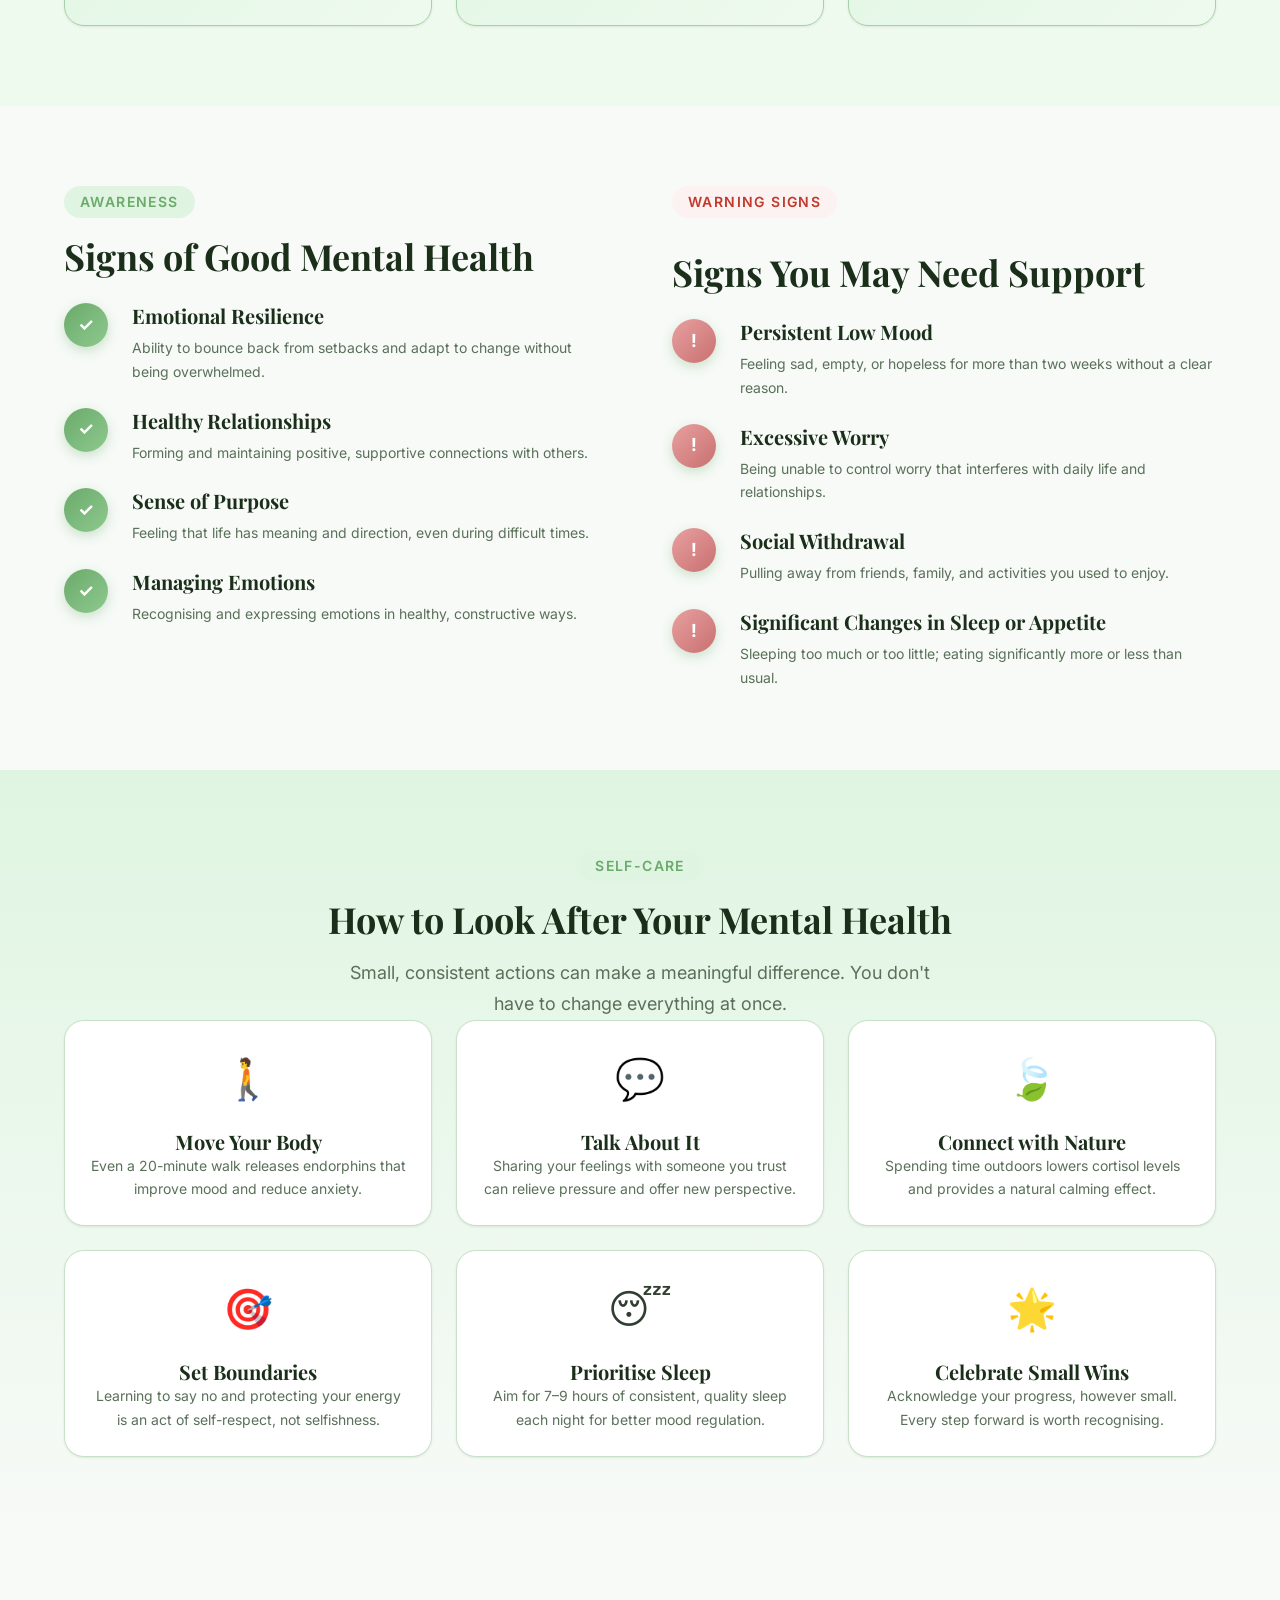
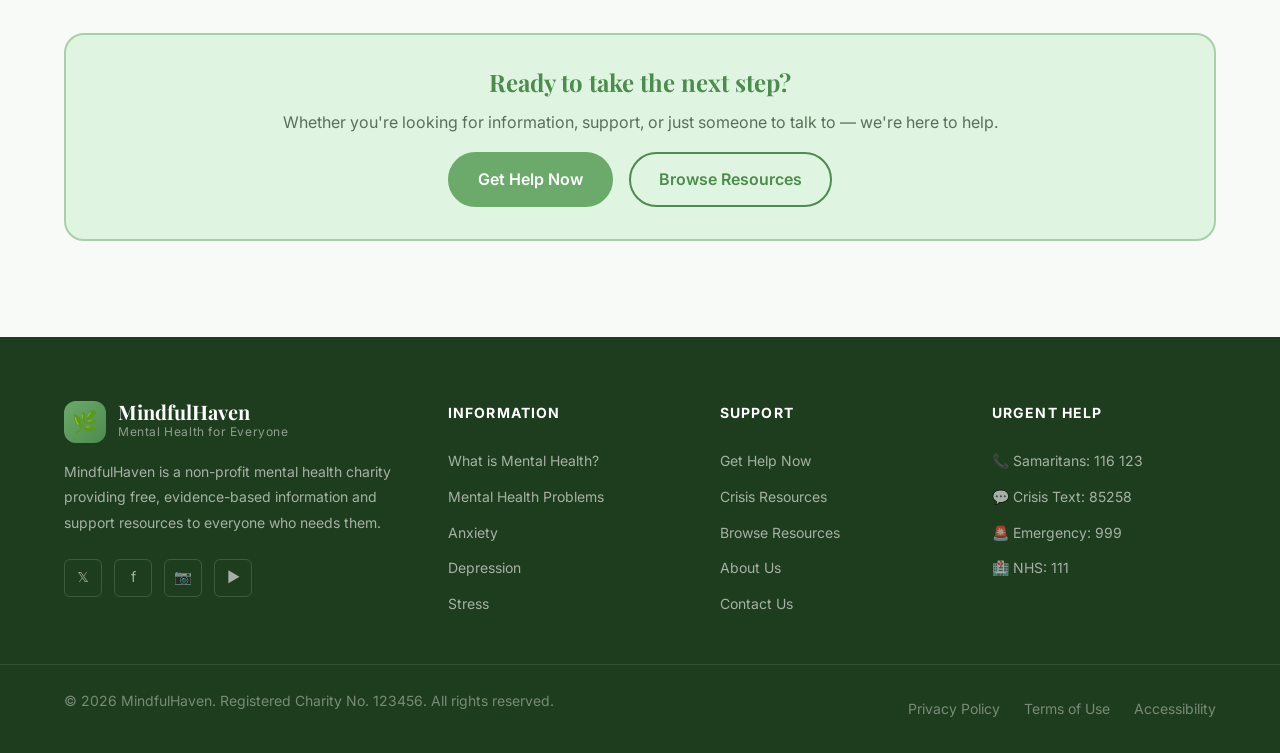
<file: pages/what-is-mental-health.html>
<!DOCTYPE html>
<html lang="en">
<head>
  <meta charset="UTF-8" />
  <meta name="viewport" content="width=device-width, initial-scale=1.0" />
  <meta name="description" content="Learn what mental health is, why it matters, and how to look after your own wellbeing. Expert information from MindfulHaven." />
  <title>What is Mental Health? — MindfulHaven</title>
  <link rel="stylesheet" href="../css/style.css" />
  <link rel="icon" href="data:image/svg+xml,<svg xmlns='http://www.w3.org/2000/svg' viewBox='0 0 100 100'><text y='.9em' font-size='90'>🌿</text></svg>" />
</head>
<body>

  <a href="#main-content" class="skip-link">Skip to main content</a>

  <div class="crisis-banner" role="alert">
    <p>⚡ In crisis? Call <a href="tel:116123">116 123</a> (Samaritans) or text SHOUT to <a href="sms:85258">85258</a> — available 24/7</p>
  </div>

  <header>
    <nav class="navbar" id="navbar" aria-label="Main navigation">
      <div class="container">
        <a href="../index.html" class="nav-logo" aria-label="MindfulHaven Home">
          <div class="nav-logo-icon" aria-hidden="true">🌿</div>
          <div>
            <div class="nav-logo-text">MindfulHaven</div>
            <div class="nav-logo-sub">Mental Health for Everyone</div>
          </div>
        </a>
        <ul class="nav-links" role="list">
          <li><a href="../index.html">Home</a></li>
          <li><a href="what-is-mental-health.html" class="active" aria-current="page">What is Mental Health</a></li>
          <li><a href="mental-health-problems.html">Mental Health Problems</a></li>
          <li><a href="self-harm.html">Self-Harm</a></li>
          <li><a href="get-help.html">Get Help Now</a></li>
          <li><a href="resources.html">Resources</a></li>
          <li><a href="about.html">About</a></li>
          <li><a href="contact.html">Contact</a></li>
        </ul>
        <div class="nav-actions">
          <button class="nav-search-btn" id="searchBtn" aria-label="Open search">🔍</button>
          <a href="../index.html#donate" class="btn btn-donate btn-sm">Donate</a>
          <button class="hamburger" id="hamburger" aria-label="Toggle menu" aria-expanded="false" aria-controls="mobileMenu">
            <span></span><span></span><span></span>
          </button>
        </div>
      </div>
    </nav>
    <div class="mobile-menu" id="mobileMenu">
      <a href="../index.html">🏠 Home</a>
      <a href="what-is-mental-health.html">🧠 What is Mental Health</a>
      <a href="mental-health-problems.html">💙 Mental Health Problems</a>
      <a href="self-harm.html">🩹 Self-Harm</a>
      <a href="get-help.html">🆘 Get Help Now</a>
      <a href="resources.html">📚 Resources</a>
      <a href="about.html">ℹ️ About Us</a>
      <a href="contact.html">✉️ Contact</a>
    </div>
  </header>

  <div class="search-overlay" id="searchOverlay" role="dialog" aria-modal="true" aria-label="Search">
    <div class="search-box">
      <button class="search-close" id="searchClose" aria-label="Close search">✕</button>
      <h3>Search MindfulHaven</h3>
      <div class="search-input-wrap">
        <span class="search-icon" aria-hidden="true">🔍</span>
        <input type="search" id="searchInput" placeholder="Try 'anxiety', 'sleep', or 'depression'..." aria-label="Search" />
      </div>
      <div id="searchResults" style="margin-top:1rem;"></div>
    </div>
  </div>

  <main id="main-content">

    <!-- Page Header -->
    <section class="page-header">
      <div class="container">
        <nav class="breadcrumb" aria-label="Breadcrumb">
          <a href="../index.html">Home</a>
          <span class="breadcrumb-sep" aria-hidden="true">›</span>
          <span aria-current="page">What is Mental Health</span>
        </nav>
        <h1>What is Mental Health?</h1>
        <p>Understanding the foundations of mental wellbeing — and why it matters for all of us.</p>
      </div>
    </section>

    <!-- Intro -->
    <section class="section" aria-labelledby="intro-heading">
      <div class="container">
        <div class="grid-2" style="align-items:center;">
          <div class="fade-in">
            <span class="section-label">The Basics</span>
            <h2 id="intro-heading" class="section-title" style="text-align:left; margin-bottom:var(--space-4);">
              Mental Health is About How We Think, Feel &amp; Act
            </h2>
            <p>
              Mental health includes our emotional, psychological, and social wellbeing. It affects how we think, feel, and act. It also helps determine how we handle stress, relate to others, and make choices.
            </p>
            <p>
              Mental health is important at every stage of life, from childhood and adolescence through adulthood. It is not simply the absence of mental illness — it is a state of positive wellbeing in which you can realise your potential, cope with the normal stresses of life, work productively, and contribute to your community.
            </p>
            <div class="highlight-box">
              <p><strong>💡 Key fact:</strong> 1 in 4 people in the UK will experience a mental health problem each year. Yet many people suffer in silence. You are not alone, and help is always available.</p>
            </div>
          </div>
          <div class="fade-in fade-in-delay-2" style="text-align:center; font-size:8rem; padding:var(--space-8);" aria-hidden="true">
            🧠
          </div>
        </div>
      </div>
    </section>

    <!-- Why it matters -->
    <section class="section" style="background:var(--color-bg2);" aria-labelledby="why-heading">
      <div class="container">
        <div class="text-center">
          <span class="section-label">Why It Matters</span>
          <h2 id="why-heading" class="section-title">Mental and Physical Health are Deeply Linked</h2>
          <p class="section-desc">Poor mental health affects every part of your life — and your body. Taking care of your mind is not a luxury; it is a necessity.</p>
        </div>
        <div class="grid-3">
          <div class="card card-green card-body fade-in">
            <div style="font-size:2rem;margin-bottom:var(--space-3);" aria-hidden="true">❤️</div>
            <h3>Physical Health</h3>
            <p style="font-size:var(--text-sm);color:var(--color-text-muted);">
              Poor mental health increases the risk of chronic physical health conditions, including heart disease, diabetes, and weakened immunity.
            </p>
          </div>
          <div class="card card-green card-body fade-in fade-in-delay-1">
            <div style="font-size:2rem;margin-bottom:var(--space-3);" aria-hidden="true">🤝</div>
            <h3>Relationships</h3>
            <p style="font-size:var(--text-sm);color:var(--color-text-muted);">
              Our mental state shapes how we connect with family, friends, and colleagues. Good mental health builds strong, meaningful relationships.
            </p>
          </div>
          <div class="card card-green card-body fade-in fade-in-delay-2">
            <div style="font-size:2rem;margin-bottom:var(--space-3);" aria-hidden="true">💼</div>
            <h3>Work &amp; Productivity</h3>
            <p style="font-size:var(--text-sm);color:var(--color-text-muted);">
              Mental health problems are one of the leading causes of workplace absence. Proper support leads to better focus, creativity, and performance.
            </p>
          </div>
        </div>
      </div>
    </section>

    <!-- Signs -->
    <section class="section" aria-labelledby="signs-heading">
      <div class="container">
        <div class="grid-2" style="gap:var(--space-16);align-items:start;">
          <div class="fade-in">
            <span class="section-label">Awareness</span>
            <h2 id="signs-heading" style="margin-bottom:var(--space-6);">Signs of Good Mental Health</h2>
            <div class="step-guide">
              <div class="step-item">
                <div class="step-num" aria-hidden="true">✓</div>
                <div class="step-content">
                  <h4>Emotional Resilience</h4>
                  <p>Ability to bounce back from setbacks and adapt to change without being overwhelmed.</p>
                </div>
              </div>
              <div class="step-item">
                <div class="step-num" aria-hidden="true">✓</div>
                <div class="step-content">
                  <h4>Healthy Relationships</h4>
                  <p>Forming and maintaining positive, supportive connections with others.</p>
                </div>
              </div>
              <div class="step-item">
                <div class="step-num" aria-hidden="true">✓</div>
                <div class="step-content">
                  <h4>Sense of Purpose</h4>
                  <p>Feeling that life has meaning and direction, even during difficult times.</p>
                </div>
              </div>
              <div class="step-item">
                <div class="step-num" aria-hidden="true">✓</div>
                <div class="step-content">
                  <h4>Managing Emotions</h4>
                  <p>Recognising and expressing emotions in healthy, constructive ways.</p>
                </div>
              </div>
            </div>
          </div>
          <div class="fade-in fade-in-delay-1">
            <span class="section-label" style="background:var(--color-crisis-bg);color:var(--color-crisis);">Warning Signs</span>
            <h2 style="margin-bottom:var(--space-6);margin-top:var(--space-4);">Signs You May Need Support</h2>
            <div class="step-guide">
              <div class="step-item">
                <div class="step-num" style="background:linear-gradient(135deg,#e8a0a0,#c97070);" aria-hidden="true">!</div>
                <div class="step-content">
                  <h4>Persistent Low Mood</h4>
                  <p>Feeling sad, empty, or hopeless for more than two weeks without a clear reason.</p>
                </div>
              </div>
              <div class="step-item">
                <div class="step-num" style="background:linear-gradient(135deg,#e8a0a0,#c97070);" aria-hidden="true">!</div>
                <div class="step-content">
                  <h4>Excessive Worry</h4>
                  <p>Being unable to control worry that interferes with daily life and relationships.</p>
                </div>
              </div>
              <div class="step-item">
                <div class="step-num" style="background:linear-gradient(135deg,#e8a0a0,#c97070);" aria-hidden="true">!</div>
                <div class="step-content">
                  <h4>Social Withdrawal</h4>
                  <p>Pulling away from friends, family, and activities you used to enjoy.</p>
                </div>
              </div>
              <div class="step-item">
                <div class="step-num" style="background:linear-gradient(135deg,#e8a0a0,#c97070);" aria-hidden="true">!</div>
                <div class="step-content">
                  <h4>Significant Changes in Sleep or Appetite</h4>
                  <p>Sleeping too much or too little; eating significantly more or less than usual.</p>
                </div>
              </div>
            </div>
          </div>
        </div>
      </div>
    </section>

    <!-- Looking after yourself -->
    <section class="section" style="background:linear-gradient(180deg,var(--color-accent) 0%,var(--color-bg) 100%);" aria-labelledby="care-heading">
      <div class="container">
        <div class="text-center">
          <span class="section-label">Self-Care</span>
          <h2 id="care-heading" class="section-title">How to Look After Your Mental Health</h2>
          <p class="section-desc">Small, consistent actions can make a meaningful difference. You don't have to change everything at once.</p>
        </div>
        <div class="grid-3">
          <div class="card card-body fade-in" style="text-align:center;">
            <div style="font-size:2.5rem;margin-bottom:var(--space-4);" aria-hidden="true">🚶</div>
            <h4>Move Your Body</h4>
            <p style="font-size:var(--text-sm);color:var(--color-text-muted);">Even a 20-minute walk releases endorphins that improve mood and reduce anxiety.</p>
          </div>
          <div class="card card-body fade-in fade-in-delay-1" style="text-align:center;">
            <div style="font-size:2.5rem;margin-bottom:var(--space-4);" aria-hidden="true">💬</div>
            <h4>Talk About It</h4>
            <p style="font-size:var(--text-sm);color:var(--color-text-muted);">Sharing your feelings with someone you trust can relieve pressure and offer new perspective.</p>
          </div>
          <div class="card card-body fade-in fade-in-delay-2" style="text-align:center;">
            <div style="font-size:2.5rem;margin-bottom:var(--space-4);" aria-hidden="true">🍃</div>
            <h4>Connect with Nature</h4>
            <p style="font-size:var(--text-sm);color:var(--color-text-muted);">Spending time outdoors lowers cortisol levels and provides a natural calming effect.</p>
          </div>
          <div class="card card-body fade-in" style="text-align:center;">
            <div style="font-size:2.5rem;margin-bottom:var(--space-4);" aria-hidden="true">🎯</div>
            <h4>Set Boundaries</h4>
            <p style="font-size:var(--text-sm);color:var(--color-text-muted);">Learning to say no and protecting your energy is an act of self-respect, not selfishness.</p>
          </div>
          <div class="card card-body fade-in fade-in-delay-1" style="text-align:center;">
            <div style="font-size:2.5rem;margin-bottom:var(--space-4);" aria-hidden="true">😴</div>
            <h4>Prioritise Sleep</h4>
            <p style="font-size:var(--text-sm);color:var(--color-text-muted);">Aim for 7–9 hours of consistent, quality sleep each night for better mood regulation.</p>
          </div>
          <div class="card card-body fade-in fade-in-delay-2" style="text-align:center;">
            <div style="font-size:2.5rem;margin-bottom:var(--space-4);" aria-hidden="true">🌟</div>
            <h4>Celebrate Small Wins</h4>
            <p style="font-size:var(--text-sm);color:var(--color-text-muted);">Acknowledge your progress, however small. Every step forward is worth recognising.</p>
          </div>
        </div>
      </div>
    </section>

    <!-- CTA -->
    <section class="section-sm" aria-label="Get help call to action">
      <div class="container">
        <div class="crisis-cta" style="background:var(--color-accent);border-color:var(--color-secondary);">
          <h3 style="color:var(--color-primary-dark);">Ready to take the next step?</h3>
          <p style="color:var(--color-text-muted);">Whether you're looking for information, support, or just someone to talk to — we're here to help.</p>
          <div style="display:flex;gap:1rem;justify-content:center;flex-wrap:wrap;">
            <a href="get-help.html" class="btn btn-primary">Get Help Now</a>
            <a href="resources.html" class="btn btn-outline">Browse Resources</a>
          </div>
        </div>
      </div>
    </section>

  </main>

  <!-- Footer -->
  <footer class="site-footer" role="contentinfo">
    <div class="footer-top">
      <div class="container">
        <div class="footer-grid">
          <div class="footer-brand">
            <a href="../index.html" class="nav-logo">
              <div class="nav-logo-icon" aria-hidden="true">🌿</div>
              <div><div class="nav-logo-text">MindfulHaven</div><div class="nav-logo-sub">Mental Health for Everyone</div></div>
            </a>
            <p class="footer-desc">MindfulHaven is a non-profit mental health charity providing free, evidence-based information and support resources to everyone who needs them.</p>
            <div class="footer-social" aria-label="Social media links">
              <a href="#" class="social-icon" aria-label="Twitter">𝕏</a>
              <a href="#" class="social-icon" aria-label="Facebook">f</a>
              <a href="#" class="social-icon" aria-label="Instagram">📷</a>
              <a href="#" class="social-icon" aria-label="YouTube">▶</a>
            </div>
          </div>
          <div class="footer-col">
            <div class="footer-col-title">Information</div>
            <ul class="footer-links">
              <li><a href="what-is-mental-health.html">What is Mental Health?</a></li>
              <li><a href="mental-health-problems.html">Mental Health Problems</a></li>
              <li><a href="mental-health-problems.html#anxiety">Anxiety</a></li>
              <li><a href="mental-health-problems.html#depression">Depression</a></li>
              <li><a href="mental-health-problems.html#stress">Stress</a></li>
            </ul>
          </div>
          <div class="footer-col">
            <div class="footer-col-title">Support</div>
            <ul class="footer-links">
              <li><a href="get-help.html">Get Help Now</a></li>
              <li><a href="get-help.html#crisis">Crisis Resources</a></li>
              <li><a href="resources.html">Browse Resources</a></li>
              <li><a href="about.html">About Us</a></li>
              <li><a href="contact.html">Contact Us</a></li>
            </ul>
          </div>
          <div class="footer-col">
            <div class="footer-col-title">Urgent Help</div>
            <ul class="footer-links">
              <li><a href="tel:116123">📞 Samaritans: 116 123</a></li>
              <li><a href="sms:85258">💬 Crisis Text: 85258</a></li>
              <li><a href="tel:999">🚨 Emergency: 999</a></li>
              <li><a href="tel:111">🏥 NHS: 111</a></li>
            </ul>
          </div>
        </div>
      </div>
    </div>
    <div class="container">
      <div class="footer-bottom">
        <p>© 2026 MindfulHaven. Registered Charity No. 123456. All rights reserved.</p>
        <nav class="footer-bottom-links" aria-label="Footer legal links">
          <a href="#">Privacy Policy</a>
          <a href="#">Terms of Use</a>
          <a href="#">Accessibility</a>
        </nav>
      </div>
    </div>
  </footer>

  <button class="scroll-top" id="scrollTop" aria-label="Scroll to top">↑</button>
  <script src="../js/main.js"></script>
</body>
</html>
</file>
<file: css/style.css>
/* ============================================================
   MindfulHaven — Global Design System
   ============================================================ */

@import url('https://fonts.googleapis.com/css2?family=Playfair+Display:wght@400;600;700&family=Inter:wght@300;400;500;600&display=swap');

/* ─── CSS Custom Properties ─────────────────────────────── */
:root {
  /* Colors */
  --color-primary:     #6BAA6B;
  --color-primary-dark:#4E8B4E;
  --color-primary-light:#8EC98E;
  --color-secondary:   #A8CFA8;
  --color-accent:      #DFF5E1;
  --color-accent2:     #EAF4FF;
  --color-bg:          #F7FAF7;
  --color-bg2:         #EEFAEE;
  --color-surface:     #FFFFFF;
  --color-footer-bg:   #1E3D1E;
  --color-footer-mid:  #2A4A2A;
  --color-text:        #2F3E2F;
  --color-text-muted:  #5A705A;
  --color-text-light:  #7A907A;
  --color-heading:     #1A2E1A;
  --color-border:      #C8E0C8;
  --color-crisis:      #C0392B;
  --color-crisis-bg:   #FDF2F2;

  /* Typography */
  --font-heading: 'Playfair Display', Georgia, serif;
  --font-body:    'Inter', system-ui, sans-serif;

  /* Sizes */
  --text-xs:   0.75rem;
  --text-sm:   0.875rem;
  --text-base: 1rem;
  --text-lg:   1.125rem;
  --text-xl:   1.25rem;
  --text-2xl:  1.5rem;
  --text-3xl:  1.875rem;
  --text-4xl:  2.25rem;
  --text-5xl:  3rem;
  --text-6xl:  3.75rem;

  /* Spacing */
  --space-1:  0.25rem;
  --space-2:  0.5rem;
  --space-3:  0.75rem;
  --space-4:  1rem;
  --space-6:  1.5rem;
  --space-8:  2rem;
  --space-12: 3rem;
  --space-16: 4rem;
  --space-20: 5rem;
  --space-24: 6rem;

  /* Borders */
  --radius-sm:  0.375rem;
  --radius:     0.75rem;
  --radius-lg:  1.25rem;
  --radius-xl:  2rem;
  --radius-full: 9999px;

  /* Shadows */
  --shadow-sm:  0 1px 3px rgba(31,60,31,0.06), 0 1px 2px rgba(31,60,31,0.04);
  --shadow:     0 4px 16px rgba(31,60,31,0.08), 0 2px 6px rgba(31,60,31,0.05);
  --shadow-md:  0 8px 30px rgba(31,60,31,0.10), 0 4px 12px rgba(31,60,31,0.07);
  --shadow-lg:  0 20px 60px rgba(31,60,31,0.12), 0 8px 20px rgba(31,60,31,0.08);

  /* Transitions */
  --transition: 0.3s cubic-bezier(0.4, 0, 0.2, 1);
  --transition-slow: 0.5s cubic-bezier(0.4, 0, 0.2, 1);

  /* Layout */
  --max-width: 1200px;
  --nav-height: 72px;
}

/* ─── Reset & Base ───────────────────────────────────────── */
*, *::before, *::after {
  box-sizing: border-box;
  margin: 0;
  padding: 0;
}

html {
  scroll-behavior: smooth;
  font-size: 16px;
  -webkit-text-size-adjust: 100%;
}

body {
  font-family: var(--font-body);
  background-color: var(--color-bg);
  color: var(--color-text);
  line-height: 1.7;
  overflow-x: hidden;
}

img {
  max-width: 100%;
  height: auto;
  display: block;
}

a {
  color: var(--color-primary-dark);
  text-decoration: none;
  transition: color var(--transition);
}
a:hover { color: var(--color-primary); }

ul { list-style: none; }

/* ─── Typography ─────────────────────────────────────────── */
h1, h2, h3, h4, h5 {
  font-family: var(--font-heading);
  color: var(--color-heading);
  line-height: 1.25;
  font-weight: 700;
}
h1 { font-size: clamp(2.2rem, 5vw, var(--text-6xl)); }
h2 { font-size: clamp(1.75rem, 3.5vw, var(--text-4xl)); }
h3 { font-size: clamp(1.25rem, 2.5vw, var(--text-2xl)); }
h4 { font-size: var(--text-xl); }
h5 { font-size: var(--text-lg); }

p { margin-bottom: var(--space-4); }
p:last-child { margin-bottom: 0; }

/* ─── Layout ─────────────────────────────────────────────── */
.container {
  max-width: var(--max-width);
  margin: 0 auto;
  padding: 0 var(--space-6);
}

.section {
  padding: var(--space-20) 0;
}
.section-sm {
  padding: var(--space-12) 0;
}

.grid-2 { display: grid; grid-template-columns: repeat(2, 1fr); gap: var(--space-8); }
.grid-3 { display: grid; grid-template-columns: repeat(3, 1fr); gap: var(--space-6); }
.grid-4 { display: grid; grid-template-columns: repeat(4, 1fr); gap: var(--space-6); }

.flex { display: flex; }
.flex-center { display: flex; align-items: center; justify-content: center; }
.flex-between { display: flex; align-items: center; justify-content: space-between; }
.gap-2 { gap: var(--space-2); }
.gap-4 { gap: var(--space-4); }
.gap-6 { gap: var(--space-6); }

.text-center { text-align: center; }
.text-muted { color: var(--color-text-muted); }

/* ─── Section Headers ────────────────────────────────────── */
.section-label {
  display: inline-block;
  font-size: var(--text-sm);
  font-weight: 600;
  letter-spacing: 0.1em;
  text-transform: uppercase;
  color: var(--color-primary);
  background: var(--color-accent);
  padding: var(--space-1) var(--space-4);
  border-radius: var(--radius-full);
  margin-bottom: var(--space-4);
}
.section-title {
  margin-bottom: var(--space-4);
}
.section-desc {
  color: var(--color-text-muted);
  font-size: var(--text-lg);
  max-width: 600px;
  margin: 0 auto var(--space-12);
}

/* ─── Buttons ────────────────────────────────────────────── */
.btn {
  display: inline-flex;
  align-items: center;
  gap: var(--space-2);
  padding: 0.75rem 1.75rem;
  border-radius: var(--radius-full);
  font-family: var(--font-body);
  font-size: var(--text-base);
  font-weight: 600;
  cursor: pointer;
  border: 2px solid transparent;
  transition: all var(--transition);
  text-decoration: none;
  white-space: nowrap;
}
.btn:focus-visible {
  outline: 3px solid var(--color-primary);
  outline-offset: 3px;
}

.btn-primary {
  background: var(--color-primary);
  color: #fff;
  border-color: var(--color-primary);
}
.btn-primary:hover {
  background: var(--color-primary-dark);
  border-color: var(--color-primary-dark);
  color: #fff;
  transform: translateY(-2px);
  box-shadow: 0 8px 24px rgba(107,170,107,0.35);
}

.btn-outline {
  background: transparent;
  color: var(--color-primary-dark);
  border-color: var(--color-primary-dark);
}
.btn-outline:hover {
  background: var(--color-accent);
  border-color: var(--color-primary);
  color: var(--color-primary-dark);
  transform: translateY(-2px);
}

.btn-white {
  background: #fff;
  color: var(--color-primary-dark);
  border-color: #fff;
}
.btn-white:hover {
  background: var(--color-accent);
  border-color: var(--color-accent);
  transform: translateY(-2px);
  box-shadow: var(--shadow-md);
}

.btn-sm {
  padding: 0.5rem 1.25rem;
  font-size: var(--text-sm);
}

.btn-donate {
  background: var(--color-primary);
  color: #fff;
  border-color: var(--color-primary);
  padding: 0.6rem 1.5rem;
}
.btn-donate:hover {
  background: var(--color-primary-dark);
  border-color: var(--color-primary-dark);
  color: #fff;
  box-shadow: 0 6px 20px rgba(107,170,107,0.4);
}

/* ─── Cards ──────────────────────────────────────────────── */
.card {
  background: var(--color-surface);
  border-radius: var(--radius-lg);
  box-shadow: var(--shadow-sm);
  border: 1px solid var(--color-border);
  overflow: hidden;
  transition: transform var(--transition), box-shadow var(--transition);
}
.card:hover {
  transform: translateY(-6px);
  box-shadow: var(--shadow-md);
}
.card-body {
  padding: var(--space-6);
}
.card-green {
  background: linear-gradient(135deg, var(--color-accent) 0%, var(--color-bg2) 100%);
  border-color: var(--color-secondary);
}

/* ─── Crisis Banner ──────────────────────────────────────── */
.crisis-banner {
  background: var(--color-footer-bg);
  color: #fff;
  padding: 0.6rem 0;
  font-size: var(--text-sm);
  text-align: center;
  position: relative;
  z-index: 1000;
}
.crisis-banner a {
  color: #a8e6a8;
  font-weight: 600;
  text-decoration: underline;
}
.crisis-banner a:hover { color: #fff; }

/* ─── Navigation ─────────────────────────────────────────── */
.navbar {
  position: sticky;
  top: 0;
  z-index: 999;
  background: rgba(247,250,247,0.85);
  backdrop-filter: blur(16px);
  -webkit-backdrop-filter: blur(16px);
  border-bottom: 1px solid transparent;
  transition: all var(--transition);
  height: var(--nav-height);
  display: flex;
  align-items: center;
}
.navbar.scrolled {
  background: rgba(247,250,247,0.97);
  border-bottom-color: var(--color-border);
  box-shadow: var(--shadow-sm);
}
.navbar .container {
  display: flex;
  align-items: center;
  justify-content: space-between;
  width: 100%;
}

.nav-logo {
  display: flex;
  align-items: center;
  gap: var(--space-3);
  text-decoration: none;
  flex-shrink: 0;
}
.nav-logo-icon {
  width: 42px;
  height: 42px;
  background: linear-gradient(135deg, var(--color-primary), var(--color-primary-dark));
  border-radius: var(--radius);
  display: flex;
  align-items: center;
  justify-content: center;
  color: #fff;
  font-size: 1.3rem;
}
.nav-logo-text {
  font-family: var(--font-heading);
  font-size: var(--text-xl);
  font-weight: 700;
  color: var(--color-heading);
  line-height: 1;
}
.nav-logo-sub {
  font-family: var(--font-body);
  font-size: var(--text-xs);
  color: var(--color-text-muted);
  font-weight: 400;
  letter-spacing: 0.05em;
}

.nav-links {
  display: flex;
  align-items: center;
  gap: var(--space-1);
}
.nav-links a {
  padding: var(--space-2) var(--space-3);
  border-radius: var(--radius-sm);
  font-size: var(--text-sm);
  font-weight: 500;
  color: var(--color-text);
  transition: all var(--transition);
  white-space: nowrap;
}
.nav-links a:hover,
.nav-links a.active {
  background: var(--color-accent);
  color: var(--color-primary-dark);
}

.nav-actions {
  display: flex;
  align-items: center;
  gap: var(--space-3);
}
.nav-search-btn {
  background: none;
  border: none;
  cursor: pointer;
  padding: var(--space-2);
  border-radius: var(--radius-sm);
  color: var(--color-text-muted);
  transition: all var(--transition);
  font-size: 1.1rem;
}
.nav-search-btn:hover {
  background: var(--color-accent);
  color: var(--color-primary-dark);
}

/* Mobile menu */
.hamburger {
  display: none;
  flex-direction: column;
  gap: 5px;
  background: none;
  border: none;
  cursor: pointer;
  padding: var(--space-2);
  border-radius: var(--radius-sm);
}
.hamburger span {
  display: block;
  width: 24px;
  height: 2px;
  background: var(--color-text);
  border-radius: 2px;
  transition: all var(--transition);
}
.hamburger.open span:nth-child(1) { transform: rotate(45deg) translate(5px, 5px); }
.hamburger.open span:nth-child(2) { opacity: 0; }
.hamburger.open span:nth-child(3) { transform: rotate(-45deg) translate(5px, -5px); }

.mobile-menu {
  display: none;
  position: fixed;
  top: var(--nav-height);
  left: 0;
  right: 0;
  background: var(--color-surface);
  border-bottom: 1px solid var(--color-border);
  box-shadow: var(--shadow-md);
  z-index: 998;
  padding: var(--space-4);
  flex-direction: column;
  gap: var(--space-2);
}
.mobile-menu.open { display: flex; }
.mobile-menu a {
  padding: var(--space-3) var(--space-4);
  border-radius: var(--radius-sm);
  color: var(--color-text);
  font-weight: 500;
  transition: all var(--transition);
}
.mobile-menu a:hover {
  background: var(--color-accent);
  color: var(--color-primary-dark);
}

/* Search Overlay */
.search-overlay {
  position: fixed;
  inset: 0;
  background: rgba(26,46,26,0.6);
  backdrop-filter: blur(8px);
  z-index: 1001;
  display: none;
  align-items: flex-start;
  justify-content: center;
  padding-top: 10vh;
}
.search-overlay.open { display: flex; }
.search-box {
  background: var(--color-surface);
  border-radius: var(--radius-xl);
  padding: var(--space-8);
  width: 90%;
  max-width: 640px;
  box-shadow: var(--shadow-lg);
  position: relative;
}
.search-box h3 {
  margin-bottom: var(--space-4);
  font-size: var(--text-xl);
}
.search-input-wrap {
  position: relative;
}
.search-input-wrap input {
  width: 100%;
  padding: 1rem 1rem 1rem 3rem;
  border: 2px solid var(--color-border);
  border-radius: var(--radius-full);
  font-family: var(--font-body);
  font-size: var(--text-base);
  color: var(--color-text);
  background: var(--color-bg);
  transition: border-color var(--transition);
  outline: none;
}
.search-input-wrap input:focus {
  border-color: var(--color-primary);
}
.search-icon {
  position: absolute;
  left: 1rem;
  top: 50%;
  transform: translateY(-50%);
  color: var(--color-text-muted);
}
.search-close {
  position: absolute;
  top: var(--space-4);
  right: var(--space-4);
  background: var(--color-bg);
  border: none;
  cursor: pointer;
  padding: var(--space-2);
  border-radius: var(--radius-full);
  color: var(--color-text-muted);
  font-size: 1.1rem;
  transition: all var(--transition);
}
.search-close:hover { background: var(--color-accent); color: var(--color-primary-dark); }

/* ─── Hero Section ───────────────────────────────────────── */
.hero {
  background: linear-gradient(160deg, var(--color-bg) 0%, var(--color-accent) 50%, var(--color-bg2) 100%);
  padding: var(--space-20) 0 var(--space-24);
  overflow: hidden;
  position: relative;
}
.hero::before {
  content: '';
  position: absolute;
  top: -100px;
  right: -100px;
  width: 600px;
  height: 600px;
  background: radial-gradient(circle, rgba(168,207,168,0.3) 0%, transparent 70%);
  pointer-events: none;
}
.hero::after {
  content: '';
  position: absolute;
  bottom: -50px;
  left: -50px;
  width: 400px;
  height: 400px;
  background: radial-gradient(circle, rgba(107,170,107,0.15) 0%, transparent 70%);
  pointer-events: none;
}
.hero .container {
  display: grid;
  grid-template-columns: 1fr 1fr;
  gap: var(--space-16);
  align-items: center;
  position: relative;
  z-index: 1;
}
.hero-content {}
.hero-badge {
  display: inline-flex;
  align-items: center;
  gap: var(--space-2);
  background: var(--color-surface);
  border: 1px solid var(--color-secondary);
  border-radius: var(--radius-full);
  padding: var(--space-2) var(--space-4);
  font-size: var(--text-sm);
  font-weight: 500;
  color: var(--color-primary-dark);
  margin-bottom: var(--space-6);
  box-shadow: var(--shadow-sm);
}
.hero-badge-dot {
  width: 8px;
  height: 8px;
  border-radius: 50%;
  background: var(--color-primary);
  animation: pulse-dot 2s ease-in-out infinite;
}
@keyframes pulse-dot {
  0%, 100% { opacity: 1; transform: scale(1); }
  50% { opacity: 0.5; transform: scale(1.3); }
}

.hero h1 {
  margin-bottom: var(--space-6);
  letter-spacing: -0.02em;
}
.hero h1 .highlight {
  color: var(--color-primary);
  position: relative;
}
.hero h1 .highlight::after {
  content: '';
  position: absolute;
  bottom: 0;
  left: 0;
  right: 0;
  height: 4px;
  background: linear-gradient(90deg, var(--color-primary), var(--color-primary-light));
  border-radius: 2px;
  transform: scaleX(0);
  transform-origin: left;
  animation: underline-grow 1s 0.8s ease forwards;
}
@keyframes underline-grow { to { transform: scaleX(1); } }

.hero-desc {
  font-size: var(--text-xl);
  color: var(--color-text-muted);
  margin-bottom: var(--space-8);
  font-weight: 300;
}

.hero-actions {
  display: flex;
  gap: var(--space-4);
  flex-wrap: wrap;
  margin-bottom: var(--space-12);
}
.hero-trust {
  display: flex;
  align-items: center;
  gap: var(--space-3);
  color: var(--color-text-muted);
  font-size: var(--text-sm);
}
.hero-trust-avatars {
  display: flex;
}
.hero-trust-avatar {
  width: 32px;
  height: 32px;
  border-radius: 50%;
  border: 2px solid var(--color-surface);
  display: flex;
  align-items: center;
  justify-content: center;
  font-size: 0.7rem;
  font-weight: 600;
  color: #fff;
  margin-left: -8px;
}
.hero-trust-avatar:first-child { margin-left: 0; }

.hero-image {
  position: relative;
}
.hero-image img {
  border-radius: var(--radius-xl);
  box-shadow: var(--shadow-lg);
  width: 100%;
  animation: float 6s ease-in-out infinite;
}
@keyframes float {
  0%, 100% { transform: translateY(0); }
  50% { transform: translateY(-12px); }
}
.hero-image-badge {
  position: absolute;
  bottom: -20px;
  left: -20px;
  background: var(--color-surface);
  border-radius: var(--radius-lg);
  padding: var(--space-4) var(--space-6);
  box-shadow: var(--shadow-md);
  border: 1px solid var(--color-border);
  animation: float 6s ease-in-out infinite 3s;
}
.hero-image-badge-num {
  font-family: var(--font-heading);
  font-size: var(--text-3xl);
  font-weight: 700;
  color: var(--color-primary);
  line-height: 1;
}
.hero-image-badge-label {
  font-size: var(--text-sm);
  color: var(--color-text-muted);
}

/* Floating leaves */
.leaf {
  position: absolute;
  opacity: 0.15;
  pointer-events: none;
}
.leaf svg { fill: var(--color-primary); }

/* ─── Stats Bar ──────────────────────────────────────────── */
.stats-bar {
  background: var(--color-surface);
  border-top: 1px solid var(--color-border);
  border-bottom: 1px solid var(--color-border);
  padding: var(--space-8) 0;
}
.stats-bar .container {
  display: grid;
  grid-template-columns: repeat(3, 1fr);
}
.stat-item {
  text-align: center;
  padding: var(--space-4) var(--space-6);
  position: relative;
}
.stat-item + .stat-item::before {
  content: '';
  position: absolute;
  left: 0;
  top: 10%;
  height: 80%;
  width: 1px;
  background: var(--color-border);
}
.stat-number {
  font-family: var(--font-heading);
  font-size: var(--text-4xl);
  font-weight: 700;
  color: var(--color-primary);
  line-height: 1;
  margin-bottom: var(--space-2);
}
.stat-label {
  color: var(--color-text-muted);
  font-size: var(--text-sm);
  max-width: 200px;
  margin: 0 auto;
}

/* ─── Featured Topics ────────────────────────────────────── */
.topics-section {
  background: var(--color-bg);
}
.topic-card {
  background: var(--color-surface);
  border-radius: var(--radius-lg);
  padding: var(--space-8);
  border: 1px solid var(--color-border);
  box-shadow: var(--shadow-sm);
  transition: all var(--transition);
  position: relative;
  overflow: hidden;
}
.topic-card::before {
  content: '';
  position: absolute;
  top: 0;
  left: 0;
  right: 0;
  height: 4px;
  background: linear-gradient(90deg, var(--color-primary), var(--color-primary-light));
  transform: scaleX(0);
  transform-origin: left;
  transition: transform var(--transition);
}
.topic-card:hover {
  transform: translateY(-8px);
  box-shadow: var(--shadow-md);
  border-color: var(--color-secondary);
}
.topic-card:hover::before { transform: scaleX(1); }

.topic-icon {
  width: 56px;
  height: 56px;
  border-radius: var(--radius);
  display: flex;
  align-items: center;
  justify-content: center;
  font-size: 1.5rem;
  margin-bottom: var(--space-4);
  background: var(--color-accent);
}
.topic-card h3 {
  margin-bottom: var(--space-2);
  font-size: var(--text-xl);
}
.topic-card p {
  color: var(--color-text-muted);
  font-size: var(--text-sm);
  margin-bottom: var(--space-4);
}
.topic-link {
  display: inline-flex;
  align-items: center;
  gap: var(--space-2);
  color: var(--color-primary-dark);
  font-weight: 600;
  font-size: var(--text-sm);
  transition: gap var(--transition);
}
.topic-link:hover { gap: var(--space-3); color: var(--color-primary-dark); }

/* ─── Wellbeing Tips / Support ───────────────────────────── */
.wellbeing-section {
  background: linear-gradient(180deg, var(--color-bg2) 0%, var(--color-bg) 100%);
}
.wellbeing-grid {
  display: grid;
  grid-template-columns: 1fr 1fr;
  gap: var(--space-8);
}
.wellbeing-card {
  background: var(--color-surface);
  border-radius: var(--radius-xl);
  padding: var(--space-12);
  box-shadow: var(--shadow);
  border: 1px solid var(--color-border);
  position: relative;
  overflow: hidden;
}
.wellbeing-card.dark {
  background: linear-gradient(135deg, var(--color-footer-mid), var(--color-footer-bg));
  border: none;
  color: #fff;
}
.wellbeing-card.dark h3 { color: #fff; }
.wellbeing-card.dark p { color: rgba(255,255,255,0.75); }

.wellbeing-card-icon {
  font-size: 3rem;
  margin-bottom: var(--space-4);
}
.wellbeing-card h3 {
  margin-bottom: var(--space-4);
}
.wellbeing-card p {
  margin-bottom: var(--space-6);
}

.tip-list {
  display: flex;
  flex-direction: column;
  gap: var(--space-3);
  margin-bottom: var(--space-6);
}
.tip-item {
  display: flex;
  align-items: flex-start;
  gap: var(--space-3);
}
.tip-num {
  width: 28px;
  height: 28px;
  min-width: 28px;
  border-radius: 50%;
  background: var(--color-accent);
  display: flex;
  align-items: center;
  justify-content: center;
  font-size: var(--text-sm);
  font-weight: 700;
  color: var(--color-primary-dark);
}
.wellbeing-card.dark .tip-num {
  background: rgba(223,245,225,0.2);
  color: #a8e6a8;
}
.tip-text {
  font-size: var(--text-sm);
  color: var(--color-text-muted);
  padding-top: 4px;
}
.wellbeing-card.dark .tip-text {
  color: rgba(255,255,255,0.7);
}

/* ─── Articles Section ───────────────────────────────────── */
.articles-section {
  background: var(--color-bg);
}
.article-card {
  background: var(--color-surface);
  border-radius: var(--radius-lg);
  overflow: hidden;
  border: 1px solid var(--color-border);
  box-shadow: var(--shadow-sm);
  transition: all var(--transition);
}
.article-card:hover {
  transform: translateY(-6px);
  box-shadow: var(--shadow-md);
}
.article-img {
  height: 200px;
  background: linear-gradient(135deg, var(--color-accent), var(--color-bg2));
  display: flex;
  align-items: center;
  justify-content: center;
  font-size: 3rem;
}
.article-body {
  padding: var(--space-6);
}
.article-tag {
  display: inline-block;
  font-size: var(--text-xs);
  font-weight: 600;
  letter-spacing: 0.06em;
  text-transform: uppercase;
  color: var(--color-primary-dark);
  background: var(--color-accent);
  padding: 3px 10px;
  border-radius: var(--radius-full);
  margin-bottom: var(--space-3);
}
.article-card h3 {
  font-size: var(--text-lg);
  margin-bottom: var(--space-2);
}
.article-card p {
  font-size: var(--text-sm);
  color: var(--color-text-muted);
  margin-bottom: var(--space-4);
}
.article-meta {
  display: flex;
  align-items: center;
  gap: var(--space-3);
  font-size: var(--text-sm);
  color: var(--color-text-light);
}
.article-meta-dot {
  width: 3px;
  height: 3px;
  border-radius: 50%;
  background: var(--color-text-light);
}

/* ─── Testimonials ───────────────────────────────────────── */
.testimonials-section {
  background: linear-gradient(180deg, var(--color-accent) 0%, var(--color-bg) 100%);
}
.testimonial-card {
  background: var(--color-surface);
  border-radius: var(--radius-lg);
  padding: var(--space-8);
  box-shadow: var(--shadow);
  border: 1px solid var(--color-border);
  position: relative;
}
.testimonial-card::before {
  content: '"';
  font-family: var(--font-heading);
  font-size: 5rem;
  color: var(--color-secondary);
  line-height: 0.8;
  position: absolute;
  top: var(--space-4);
  left: var(--space-4);
  opacity: 0.6;
}
.testimonial-text {
  font-size: var(--text-base);
  color: var(--color-text-muted);
  font-style: italic;
  margin-bottom: var(--space-6);
  padding-top: var(--space-8);
}
.testimonial-author {
  display: flex;
  align-items: center;
  gap: var(--space-3);
}
.testimonial-avatar {
  width: 44px;
  height: 44px;
  border-radius: 50%;
  display: flex;
  align-items: center;
  justify-content: center;
  font-weight: 700;
  font-size: var(--text-sm);
  color: #fff;
  flex-shrink: 0;
}
.testimonial-name {
  font-weight: 600;
  color: var(--color-heading);
  font-size: var(--text-sm);
}
.testimonial-role {
  font-size: var(--text-xs);
  color: var(--color-text-light);
}
.stars {
  color: #F59E0B;
  font-size: var(--text-sm);
  margin-bottom: var(--space-2);
}

/* ─── Partners ───────────────────────────────────────────── */
.partners-section {
  background: var(--color-surface);
  padding: var(--space-12) 0;
}
.partners-label {
  text-align: center;
  color: var(--color-text-light);
  font-size: var(--text-sm);
  letter-spacing: 0.1em;
  text-transform: uppercase;
  margin-bottom: var(--space-8);
}
.partners-row {
  display: flex;
  align-items: center;
  justify-content: center;
  gap: var(--space-12);
  flex-wrap: wrap;
}
.partner-logo {
  font-family: var(--font-heading);
  font-size: var(--text-xl);
  font-weight: 700;
  color: var(--color-text-light);
  filter: grayscale(1);
  opacity: 0.5;
  transition: all var(--transition);
  cursor: default;
  letter-spacing: -0.02em;
}
.partner-logo:hover { filter: grayscale(0); opacity: 1; color: var(--color-primary); }

/* ─── Donate Section ─────────────────────────────────────── */
.donate-section {
  background: linear-gradient(135deg, var(--color-primary-dark) 0%, var(--color-footer-mid) 50%, var(--color-footer-bg) 100%);
  position: relative;
  overflow: hidden;
  color: #fff;
}
.donate-section::before {
  content: '';
  position: absolute;
  top: -200px;
  right: -200px;
  width: 600px;
  height: 600px;
  border-radius: 50%;
  background: rgba(255,255,255,0.04);
  pointer-events: none;
}
.donate-section::after {
  content: '';
  position: absolute;
  bottom: -150px;
  left: -150px;
  width: 400px;
  height: 400px;
  border-radius: 50%;
  background: rgba(255,255,255,0.03);
  pointer-events: none;
}
.donate-section .container {
  position: relative;
  z-index: 1;
}
.donate-inner {
  text-align: center;
  max-width: 680px;
  margin: 0 auto;
}
.donate-section h2 {
  color: #fff;
  margin-bottom: var(--space-4);
}
.donate-section p {
  color: rgba(255,255,255,0.8);
  font-size: var(--text-lg);
  margin-bottom: var(--space-8);
}
.donate-amounts {
  display: flex;
  justify-content: center;
  gap: var(--space-3);
  flex-wrap: wrap;
  margin-bottom: var(--space-8);
}
.donate-amount-btn {
  padding: 0.75rem 1.5rem;
  border: 2px solid rgba(255,255,255,0.3);
  border-radius: var(--radius-full);
  background: transparent;
  color: #fff;
  font-family: var(--font-body);
  font-size: var(--text-base);
  font-weight: 600;
  cursor: pointer;
  transition: all var(--transition);
}
.donate-amount-btn:hover,
.donate-amount-btn.active {
  background: rgba(255,255,255,0.15);
  border-color: #fff;
}
.donate-amount-btn.active {
  background: rgba(255,255,255,0.2);
}
.donate-note {
  font-size: var(--text-sm);
  color: rgba(255,255,255,0.55);
  margin-top: var(--space-4);
}

/* ─── Crisis / Get Help CTA ──────────────────────────────── */
.crisis-cta {
  background: var(--color-crisis-bg);
  border: 2px solid #f2b8b8;
  border-radius: var(--radius-lg);
  padding: var(--space-8);
  text-align: center;
  margin: var(--space-12) 0;
}
.crisis-cta h3 {
  color: var(--color-crisis);
  margin-bottom: var(--space-3);
}
.crisis-cta p {
  color: #666;
  margin-bottom: var(--space-4);
}
.btn-crisis {
  background: var(--color-crisis);
  color: #fff;
  border-color: var(--color-crisis);
  font-size: 1.1rem;
  padding: 1rem 2rem;
}
.btn-crisis:hover {
  background: #a93226;
  border-color: #a93226;
  color: #fff;
}

/* ─── Newsletter ─────────────────────────────────────────── */
.newsletter-section {
  background: var(--color-accent);
  padding: var(--space-16) 0;
}
.newsletter-inner {
  max-width: 560px;
  margin: 0 auto;
  text-align: center;
}
.newsletter-inner h3 { margin-bottom: var(--space-2); }
.newsletter-inner p {
  color: var(--color-text-muted);
  margin-bottom: var(--space-6);
}
.newsletter-form {
  display: flex;
  gap: var(--space-3);
}
.newsletter-form input {
  flex: 1;
  padding: 0.875rem 1.25rem;
  border: 2px solid var(--color-border);
  border-radius: var(--radius-full);
  font-family: var(--font-body);
  font-size: var(--text-base);
  background: var(--color-surface);
  color: var(--color-text);
  outline: none;
  transition: border-color var(--transition);
}
.newsletter-form input:focus { border-color: var(--color-primary); }
.newsletter-form input::placeholder { color: var(--color-text-light); }

/* ─── Footer ─────────────────────────────────────────────── */
.site-footer {
  background: var(--color-footer-bg);
  color: rgba(255,255,255,0.75);
}
.footer-top {
  padding: var(--space-16) 0 var(--space-12);
  border-bottom: 1px solid rgba(255,255,255,0.1);
}
.footer-grid {
  display: grid;
  grid-template-columns: 1.5fr 1fr 1fr 1fr;
  gap: var(--space-12);
}
.footer-brand .nav-logo-text { color: #fff; }
.footer-brand .nav-logo-sub { color: rgba(255,255,255,0.5); }
.footer-desc {
  font-size: var(--text-sm);
  color: rgba(255,255,255,0.6);
  margin: var(--space-4) 0 var(--space-6);
  line-height: 1.8;
}
.footer-social {
  display: flex;
  gap: var(--space-3);
}
.social-icon {
  width: 38px;
  height: 38px;
  border-radius: var(--radius-sm);
  border: 1px solid rgba(255,255,255,0.15);
  display: flex;
  align-items: center;
  justify-content: center;
  color: rgba(255,255,255,0.6);
  font-size: 0.9rem;
  transition: all var(--transition);
  text-decoration: none;
}
.social-icon:hover {
  background: var(--color-primary);
  border-color: var(--color-primary);
  color: #fff;
  transform: translateY(-2px);
}

.footer-col-title {
  font-family: var(--font-body);
  font-size: var(--text-sm);
  font-weight: 700;
  color: #fff;
  letter-spacing: 0.08em;
  text-transform: uppercase;
  margin-bottom: var(--space-6);
}
.footer-links {
  display: flex;
  flex-direction: column;
  gap: var(--space-3);
}
.footer-links a {
  color: rgba(255,255,255,0.6);
  font-size: var(--text-sm);
  transition: all var(--transition);
  display: flex;
  align-items: center;
  gap: var(--space-2);
}
.footer-links a:hover {
  color: #fff;
  padding-left: var(--space-2);
}

.footer-bottom {
  padding: var(--space-6) 0;
  display: flex;
  align-items: center;
  justify-content: space-between;
  font-size: var(--text-sm);
  color: rgba(255,255,255,0.4);
  flex-wrap: wrap;
  gap: var(--space-4);
}
.footer-bottom-links {
  display: flex;
  gap: var(--space-6);
}
.footer-bottom-links a {
  color: rgba(255,255,255,0.4);
  font-size: var(--text-sm);
  transition: color var(--transition);
}
.footer-bottom-links a:hover { color: #fff; }

/* ─── Scroll / Fade Animations ───────────────────────────── */
.fade-in {
  opacity: 0;
  transform: translateY(24px);
  transition: opacity 0.7s ease, transform 0.7s ease;
}
.fade-in.visible {
  opacity: 1;
  transform: translateY(0);
}
.fade-in-delay-1 { transition-delay: 0.1s; }
.fade-in-delay-2 { transition-delay: 0.2s; }
.fade-in-delay-3 { transition-delay: 0.3s; }
.fade-in-delay-4 { transition-delay: 0.4s; }

/* ─── Highlight Box  ─────────────────────────────────────── */
.highlight-box {
  background: var(--color-accent);
  border-left: 4px solid var(--color-primary);
  border-radius: 0 var(--radius) var(--radius) 0;
  padding: var(--space-4) var(--space-6);
  margin: var(--space-6) 0;
}
.highlight-box p { color: var(--color-text); margin: 0; }

/* ─── Page Header ────────────────────────────────────────── */
.page-header {
  background: linear-gradient(135deg, var(--color-accent) 0%, var(--color-bg2) 100%);
  padding: var(--space-16) 0 var(--space-12);
  text-align: center;
}
.page-header h1 { margin-bottom: var(--space-4); }
.page-header p {
  color: var(--color-text-muted);
  font-size: var(--text-xl);
  max-width: 600px;
  margin: 0 auto;
}
.breadcrumb {
  display: flex;
  align-items: center;
  justify-content: center;
  gap: var(--space-2);
  font-size: var(--text-sm);
  color: var(--color-text-muted);
  margin-bottom: var(--space-4);
}
.breadcrumb a { color: var(--color-primary-dark); }
.breadcrumb-sep { color: var(--color-text-light); }

/* ─── Accordion ──────────────────────────────────────────── */
.accordion-item {
  border: 1px solid var(--color-border);
  border-radius: var(--radius);
  overflow: hidden;
  margin-bottom: var(--space-3);
}
.accordion-header {
  width: 100%;
  background: var(--color-surface);
  border: none;
  padding: var(--space-5) var(--space-6);
  text-align: left;
  font-family: var(--font-body);
  font-size: var(--text-base);
  font-weight: 600;
  color: var(--color-heading);
  cursor: pointer;
  display: flex;
  justify-content: space-between;
  align-items: center;
  transition: background var(--transition);
}
.accordion-header:hover { background: var(--color-accent); }
.accordion-header.open { background: var(--color-accent); }
.accordion-icon {
  font-size: 1.2rem;
  color: var(--color-primary);
  transition: transform var(--transition);
  flex-shrink: 0;
}
.accordion-header.open .accordion-icon { transform: rotate(45deg); }
.accordion-body {
  max-height: 0;
  overflow: hidden;
  transition: max-height 0.4s ease, padding 0.4s ease;
  background: var(--color-bg);
}
.accordion-body.open {
  max-height: 1000px;
  padding: var(--space-6);
}
.accordion-body p { color: var(--color-text-muted); margin: 0; }

/* ─── Contact Form ───────────────────────────────────────── */
.form-group {
  margin-bottom: var(--space-5);
}
.form-group label {
  display: block;
  font-weight: 600;
  font-size: var(--text-sm);
  margin-bottom: var(--space-2);
  color: var(--color-heading);
}
.form-group input,
.form-group textarea,
.form-group select {
  width: 100%;
  padding: 0.875rem 1.125rem;
  border: 2px solid var(--color-border);
  border-radius: var(--radius);
  font-family: var(--font-body);
  font-size: var(--text-base);
  color: var(--color-text);
  background: var(--color-bg);
  outline: none;
  transition: border-color var(--transition), box-shadow var(--transition);
}
.form-group input:focus,
.form-group textarea:focus,
.form-group select:focus {
  border-color: var(--color-primary);
  box-shadow: 0 0 0 4px rgba(107,170,107,0.12);
}
.form-group textarea {
  resize: vertical;
  min-height: 140px;
}
.form-group input::placeholder,
.form-group textarea::placeholder {
  color: var(--color-text-light);
}

/* ─── Condition card grid ────────────────────────────────── */
.condition-card {
  background: var(--color-surface);
  border: 1px solid var(--color-border);
  border-radius: var(--radius-lg);
  padding: var(--space-6);
  transition: all var(--transition);
  cursor: pointer;
  text-align: center;
}
.condition-card:hover {
  border-color: var(--color-secondary);
  background: var(--color-accent);
  transform: translateY(-4px);
  box-shadow: var(--shadow-md);
}
.condition-icon {
  font-size: 2.5rem;
  margin-bottom: var(--space-3);
}
.condition-card h4 {
  margin-bottom: var(--space-2);
  font-size: var(--text-base);
}
.condition-card p {
  font-size: var(--text-xs);
  color: var(--color-text-muted);
  margin: 0;
}

/* ─── Resource Cards ─────────────────────────────────────── */
.resource-card {
  background: var(--color-surface);
  border: 1px solid var(--color-border);
  border-radius: var(--radius-lg);
  padding: var(--space-6);
  display: flex;
  gap: var(--space-4);
  align-items: flex-start;
  transition: all var(--transition);
}
.resource-card:hover {
  box-shadow: var(--shadow-md);
  border-color: var(--color-secondary);
  transform: translateX(4px);
}
.resource-icon {
  width: 48px;
  height: 48px;
  border-radius: var(--radius);
  background: var(--color-accent);
  display: flex;
  align-items: center;
  justify-content: center;
  font-size: 1.4rem;
  flex-shrink: 0;
}

/* ─── Step guide ─────────────────────────────────────────── */
.step-guide {
  display: flex;
  flex-direction: column;
  gap: var(--space-6);
}
.step-item {
  display: flex;
  gap: var(--space-6);
  align-items: flex-start;
}
.step-num {
  width: 44px;
  height: 44px;
  min-width: 44px;
  border-radius: 50%;
  background: linear-gradient(135deg, var(--color-primary), var(--color-primary-light));
  color: #fff;
  display: flex;
  align-items: center;
  justify-content: center;
  font-weight: 700;
  font-size: var(--text-lg);
  box-shadow: 0 4px 12px rgba(107,170,107,0.3);
}
.step-content h4 { margin-bottom: var(--space-2); }
.step-content p { color: var(--color-text-muted); margin: 0; font-size: var(--text-sm); }

/* ─── Helpline Box ───────────────────────────────────────── */
.helpline-card {
  background: linear-gradient(135deg, var(--color-accent), var(--color-bg2));
  border: 2px solid var(--color-secondary);
  border-radius: var(--radius-lg);
  padding: var(--space-8);
  display: flex;
  align-items: center;
  gap: var(--space-6);
  flex-wrap: wrap;
}
.helpline-icon { font-size: 3rem; }
.helpline-info h4 { margin-bottom: var(--space-1); }
.helpline-info p { font-size: var(--text-sm); color: var(--color-text-muted); margin: 0; }
.helpline-number {
  font-family: var(--font-heading);
  font-size: var(--text-3xl);
  font-weight: 700;
  color: var(--color-primary-dark);
  letter-spacing: -0.02em;
}

/* ─── Scroll to top ──────────────────────────────────────── */
.scroll-top {
  position: fixed;
  bottom: var(--space-8);
  right: var(--space-8);
  width: 44px;
  height: 44px;
  border-radius: 50%;
  background: var(--color-primary);
  color: #fff;
  border: none;
  cursor: pointer;
  display: flex;
  align-items: center;
  justify-content: center;
  box-shadow: var(--shadow-md);
  transition: all var(--transition);
  opacity: 0;
  pointer-events: none;
  z-index: 100;
}
.scroll-top.visible {
  opacity: 1;
  pointer-events: all;
}
.scroll-top:hover {
  background: var(--color-primary-dark);
  transform: translateY(-3px);
}

/* ─── Responsive ─────────────────────────────────────────── */
@media (max-width: 1024px) {
  .footer-grid { grid-template-columns: 1fr 1fr; gap: var(--space-8); }
  .hero h1 { font-size: 2.5rem; }
}

@media (max-width: 768px) {
  :root { --nav-height: 64px; }
  .nav-links { display: none; }
  .nav-actions .btn-donate { display: none; }
  .hamburger { display: flex; }

  .hero .container { grid-template-columns: 1fr; gap: var(--space-12); }
  .hero-image { order: -1; }
  .hero-image-badge { display: none; }
  .hero { padding: var(--space-12) 0; }
  .hero-trust { flex-wrap: wrap; }

  .stats-bar .container { grid-template-columns: 1fr; }
  .stat-item + .stat-item::before { display: none; }
  .stat-item + .stat-item { border-top: 1px solid var(--color-border); }

  .grid-2, .grid-3, .grid-4 { grid-template-columns: 1fr; }
  .wellbeing-grid { grid-template-columns: 1fr; }

  .footer-grid { grid-template-columns: 1fr; gap: var(--space-8); }
  .footer-bottom { flex-direction: column; text-align: center; }

  .section { padding: var(--space-12) 0; }

  .newsletter-form { flex-direction: column; }

  .helpline-card { flex-direction: column; text-align: center; }

  .partners-row { gap: var(--space-6); }
}

@media (max-width: 480px) {
  .container { padding: 0 var(--space-4); }
  .hero-actions { flex-direction: column; }
  .hero-actions .btn { width: 100%; justify-content: center; }
  .donate-amounts { gap: var(--space-2); }
  .donate-amount-btn { padding: 0.5rem 1rem; }
}

/* ─── Print ──────────────────────────────────────────────── */
@media print {
  .navbar, .crisis-banner, .site-footer, .scroll-top { display: none !important; }
  body { font-size: 12pt; }
}

/* ─── Focus accessibility ────────────────────────────────── */
*:focus-visible {
  outline: 3px solid var(--color-primary);
  outline-offset: 3px;
  border-radius: 3px;
}

/* ─── Skip link ──────────────────────────────────────────── */
.skip-link {
  position: absolute;
  top: -100%;
  left: var(--space-4);
  background: var(--color-primary);
  color: #fff;
  padding: var(--space-2) var(--space-4);
  border-radius: var(--radius);
  z-index: 10000;
  transition: top 0.2s;
}
.skip-link:focus { top: var(--space-4); }

/* ─── Misc Utilities ─────────────────────────────────────── */
.sr-only {
  position: absolute;
  width: 1px;
  height: 1px;
  padding: 0;
  margin: -1px;
  overflow: hidden;
  clip: rect(0,0,0,0);
  white-space: nowrap;
  border: 0;
}
.fw-600 { font-weight: 600; }
.color-primary { color: var(--color-primary-dark); }
.mb-0 { margin-bottom: 0; }
.mt-6 { margin-top: var(--space-6); }
.mt-8 { margin-top: var(--space-8); }
</file>
